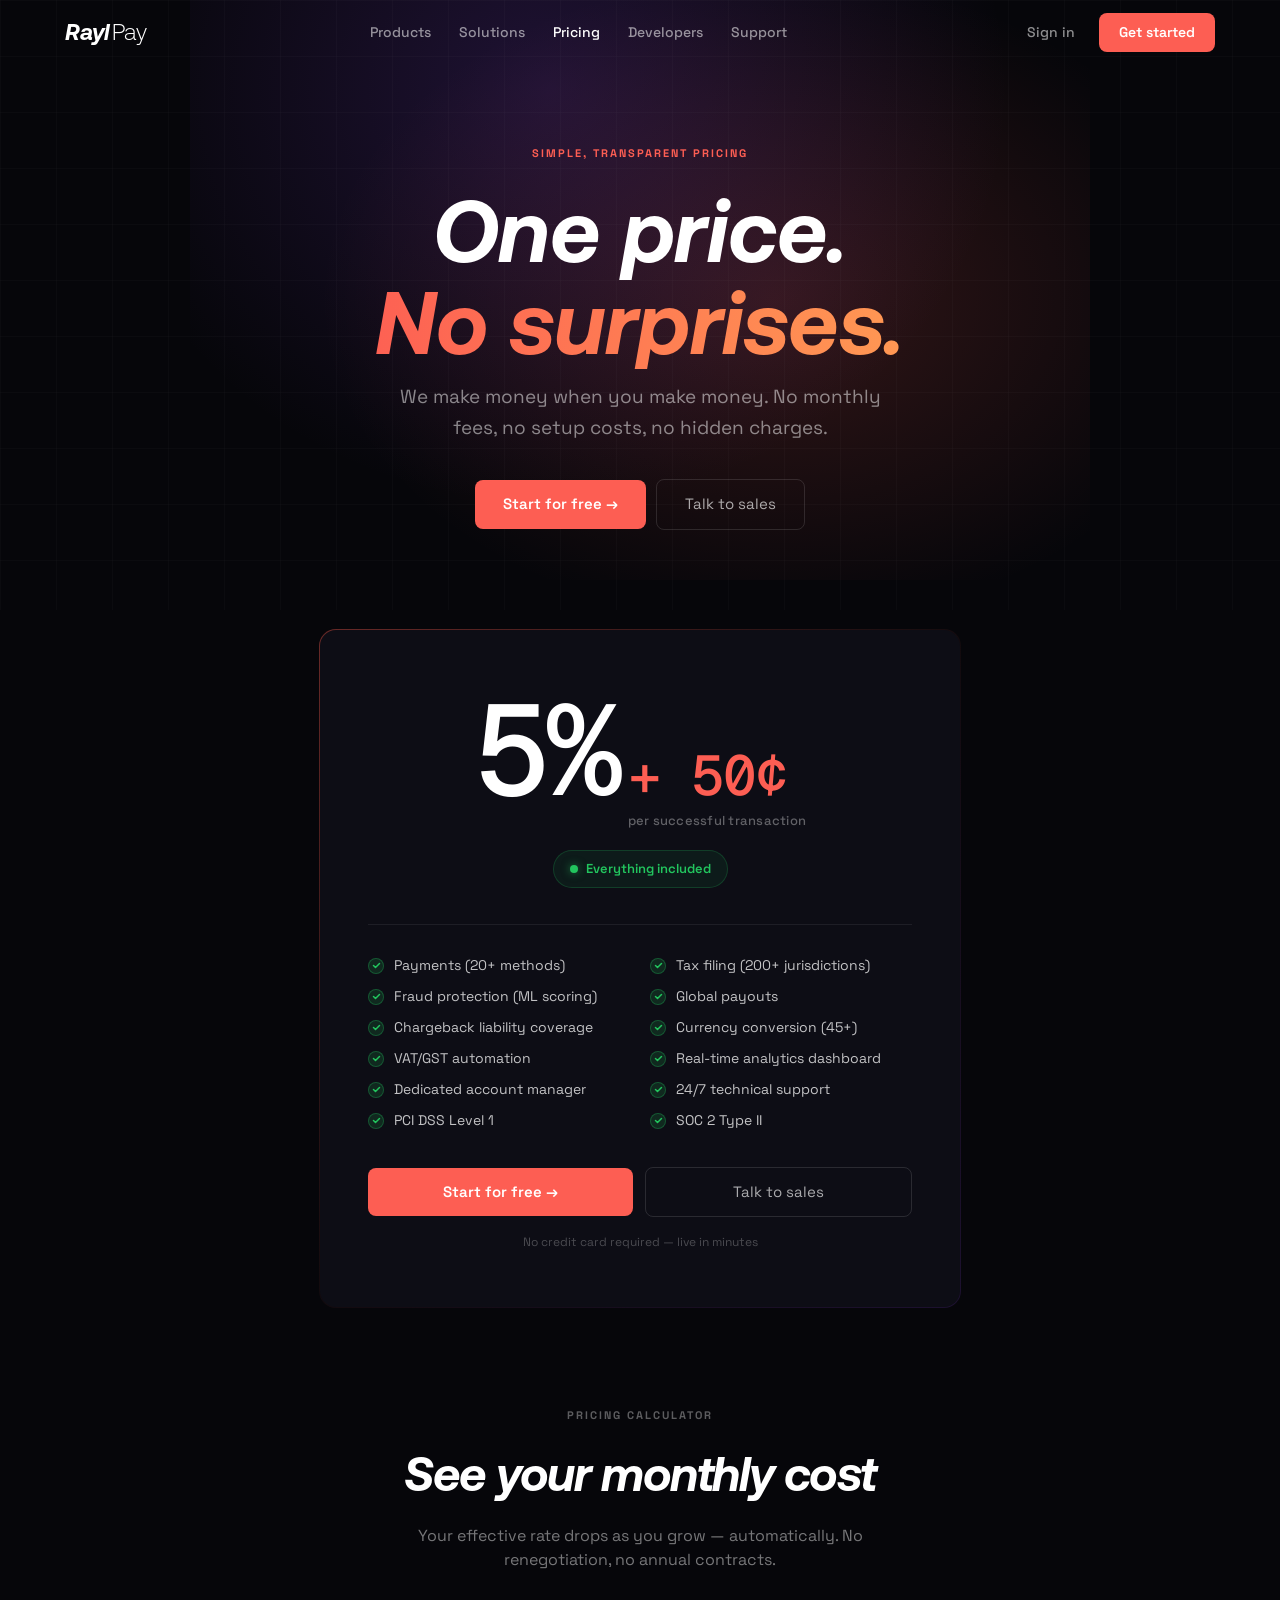
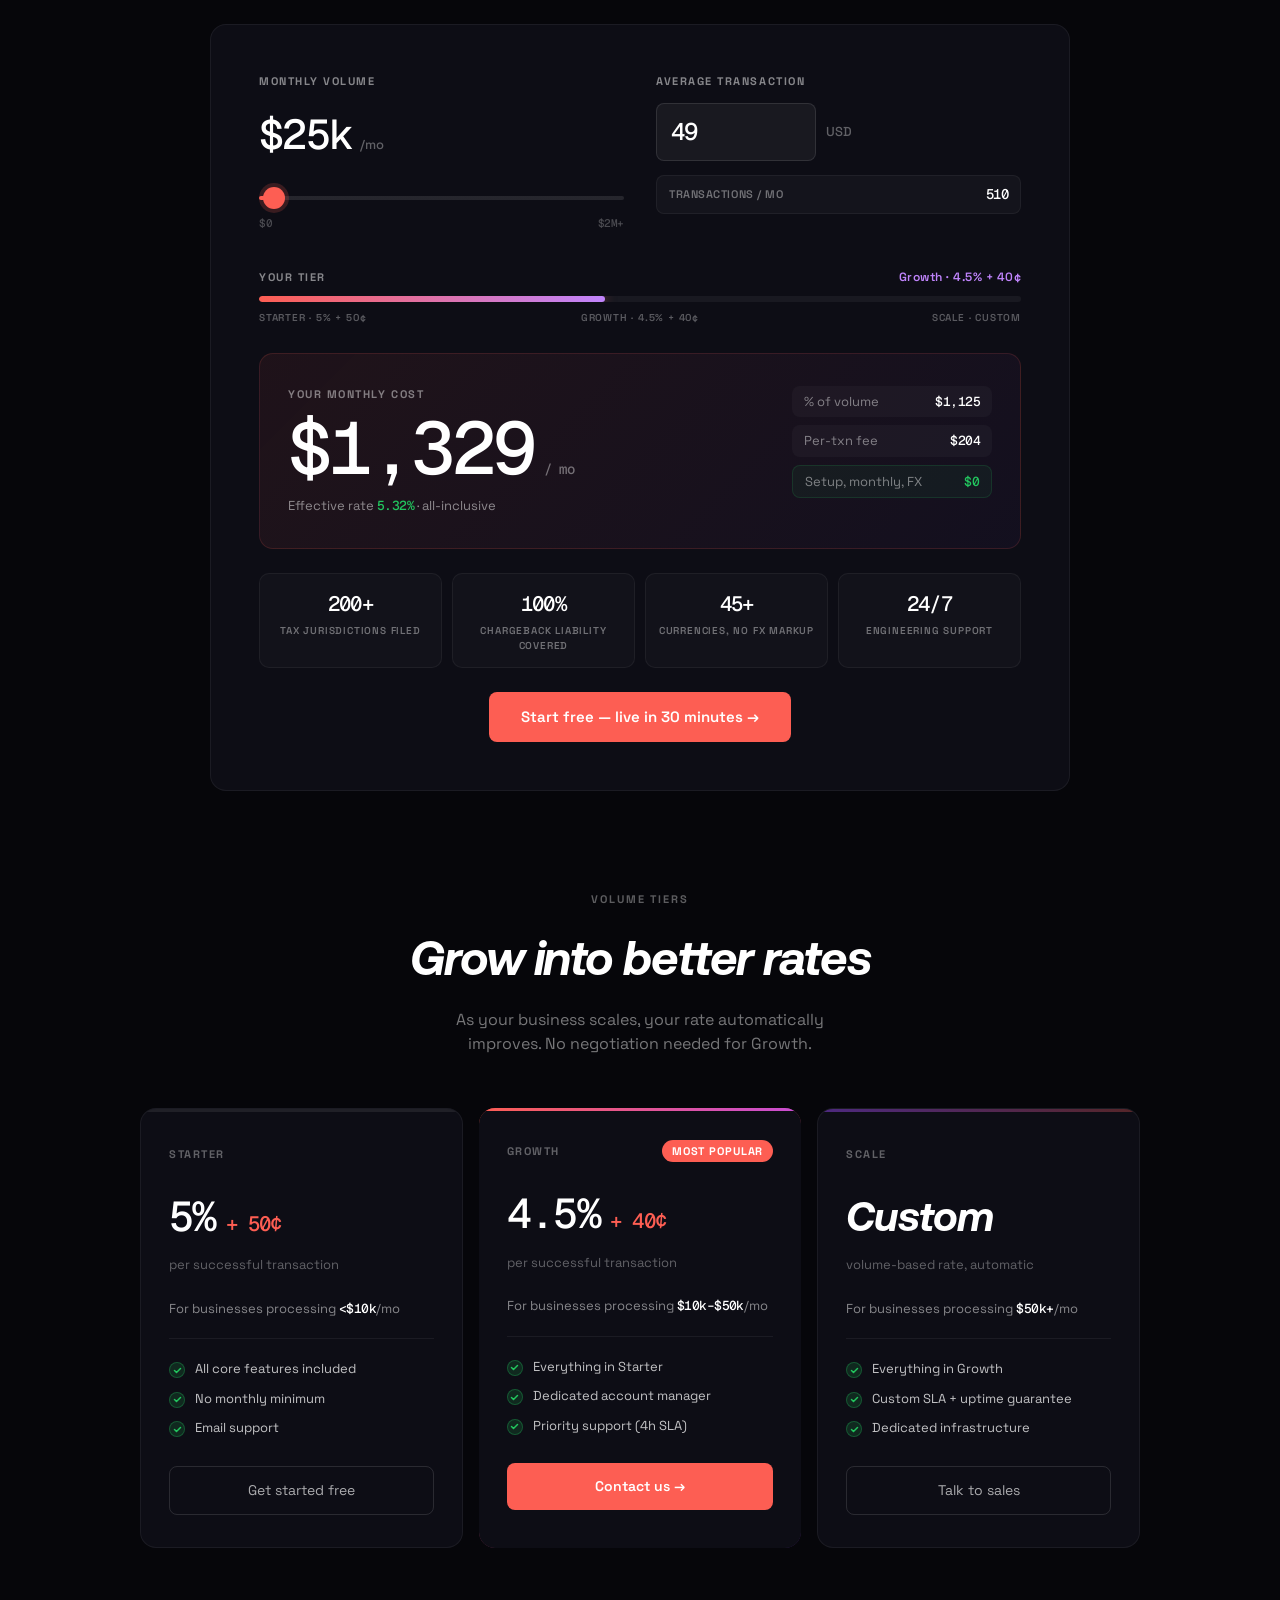
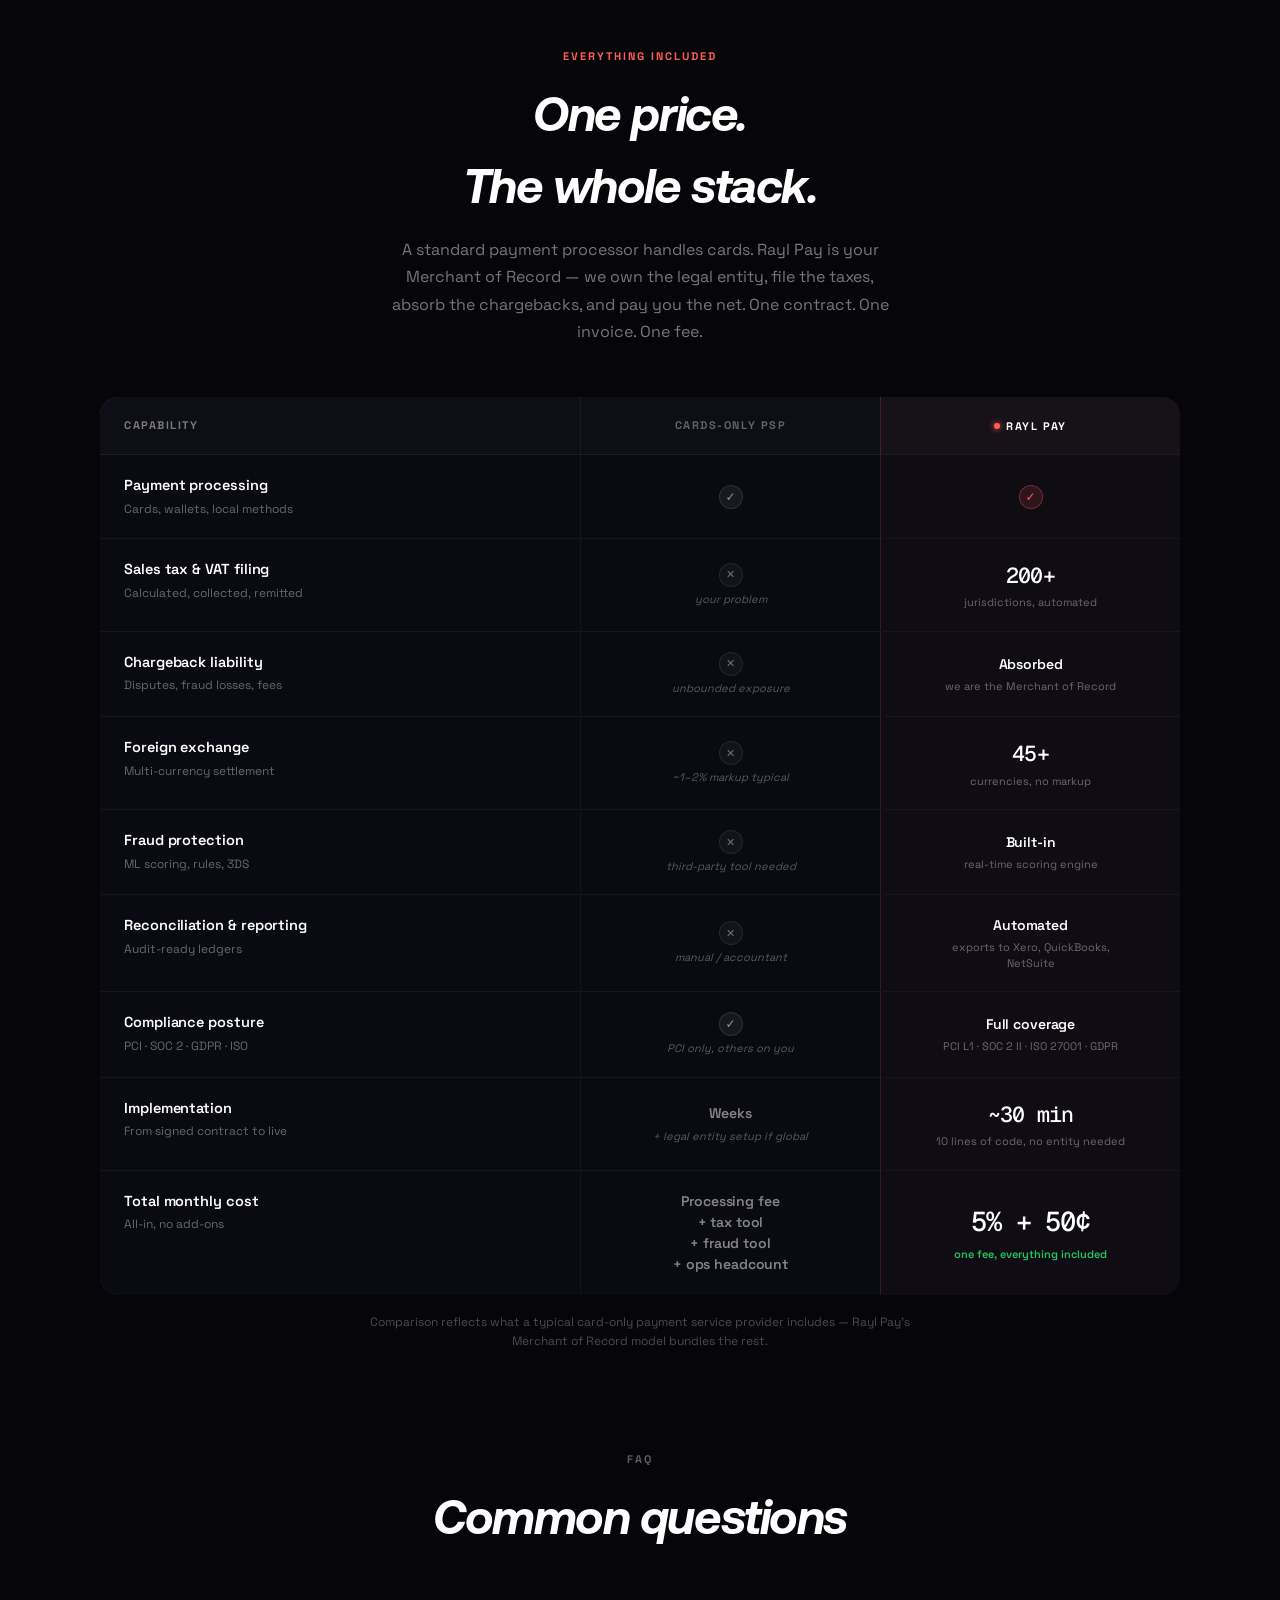
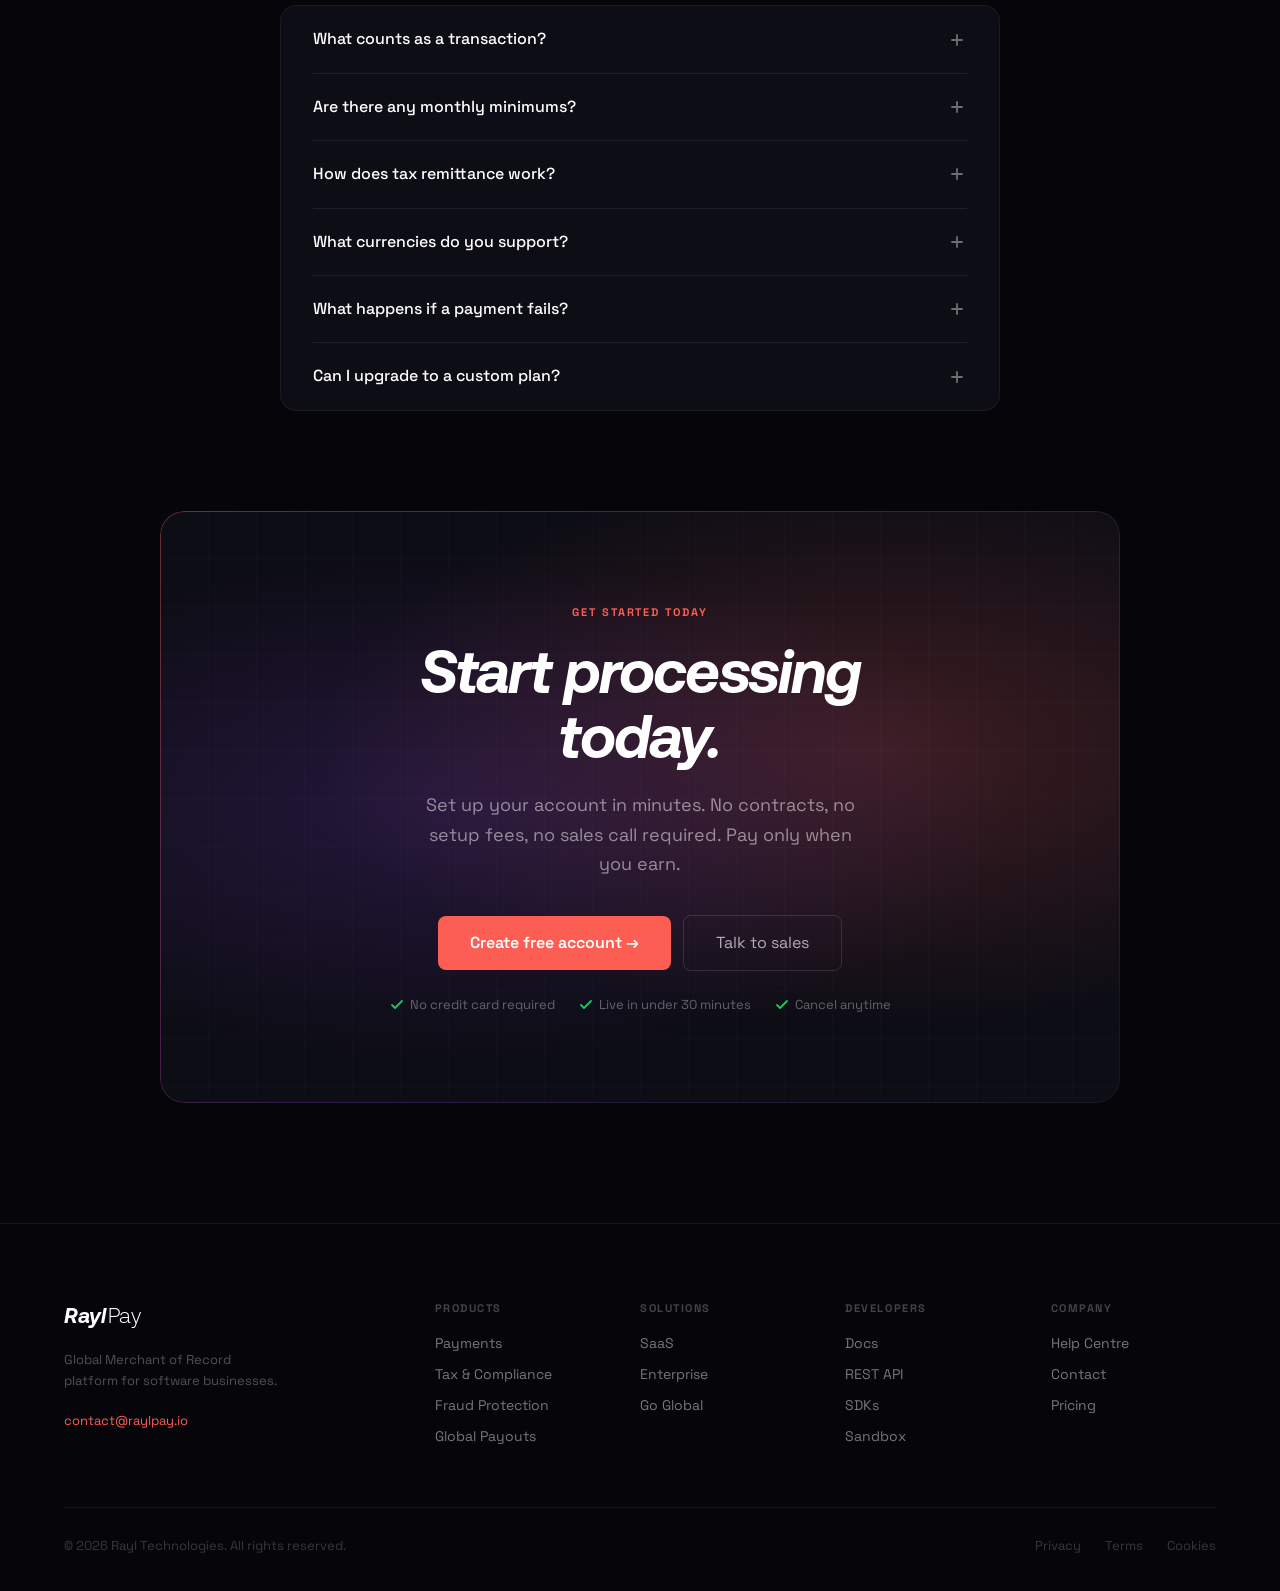
<file: pricing.html>
<!DOCTYPE html>
<html lang="en">
<head>
  <meta charset="UTF-8">
  <meta name="viewport" content="width=device-width, initial-scale=1, maximum-scale=5">
  <meta name="theme-color" content="#06060a">
  <title>Pricing — Rayl Pay</title>
  <meta name="description" content="One simple price: 5% + 50¢ per successful transaction. No monthly fees, no setup costs, no hidden charges. Rayl Pay is the Merchant of Record platform for software businesses.">
  <meta name="author" content="Rayl Pay">
  <meta name="robots" content="index, follow">
  <meta property="og:title" content="Pricing — Rayl Pay">
  <meta property="og:description" content="One simple price. No surprises. 5% + 50¢ per successful transaction.">
  <meta property="og:url" content="https://raylpay.io/pricing">
  <meta property="og:site_name" content="Rayl Pay">
  <meta property="og:type" content="website">
  <meta name="twitter:card" content="summary_large_image">
  <meta name="twitter:title" content="Pricing — Rayl Pay">
  <meta name="twitter:description" content="One simple price. No surprises. 5% + 50¢ per successful transaction.">
  <link rel="icon" type="image/png" href="./favicon.png">
  <link rel="apple-touch-icon" href="./favicon.png">
  <link rel="preconnect" href="https://fonts.googleapis.com">
  <link rel="preconnect" href="https://fonts.gstatic.com" crossorigin>
  <link href="https://fonts.googleapis.com/css2?family=Space+Grotesk:wght@300;400;500;600;700&family=Geist+Mono:wght@400;500;600;700&display=swap" rel="stylesheet">
  <link rel="stylesheet" href="./files/5855f87e8dc35c45.css" data-precedence="next">
  <link rel="stylesheet" href="./files/6a5b8263aaa8b66d.css" data-precedence="next">
  <style>
    @font-face { font-family:'AeonikBoldItalic'; src:url('./files/AeonikTRIAL-BoldItalic.otf') format('opentype'); font-weight:700; font-style:italic; font-display:swap; }
    @font-face { font-family:'AeonikLight'; src:url('./files/AeonikTRIAL-Light.otf') format('opentype'); font-weight:300; font-style:normal; font-display:swap; }
    *,*::before,*::after{box-sizing:border-box;-webkit-font-smoothing:antialiased;}
    html,body{margin:0;padding:0;overflow-x:hidden;}
    body{font-family:'Space Grotesk',system-ui,sans-serif;background:#06060a;color:#fff;line-height:1.5;}
    .rp-num{font-family:'Geist Mono',ui-monospace,'SF Mono',Menlo,monospace !important;font-style:normal !important;font-weight:500 !important;letter-spacing:-.04em !important;font-variant-numeric:tabular-nums;}
    .rp-eyebrow{font-size:11px;font-weight:700;letter-spacing:.18em;text-transform:uppercase;color:rgba(255,255,255,.35);}
    .rp-eyebrow-red{font-size:11px;font-weight:700;letter-spacing:.18em;text-transform:uppercase;color:#fd5e53;}
    .rp-card{background:#0d0d15;border:1px solid rgba(255,255,255,.06);border-radius:16px;}
    .rp-btn-primary{display:inline-flex;align-items:center;gap:8px;padding:13px 28px;background:#fd5e53;color:#fff;font-size:15px;font-weight:600;border-radius:8px;text-decoration:none;transition:opacity .2s;}
    .rp-btn-primary:hover{opacity:.85;}
    .rp-btn-ghost{display:inline-flex;align-items:center;gap:8px;padding:13px 28px;border:1px solid rgba(255,255,255,.12);color:rgba(255,255,255,.65);font-size:15px;border-radius:8px;text-decoration:none;transition:border-color .2s,color .2s;}
    .rp-btn-ghost:hover{border-color:rgba(255,255,255,.28);color:#fff;}
    .rp-fade{opacity:0;transform:translateY(24px);transition:opacity .7s cubic-bezier(.16,1,.3,1),transform .7s cubic-bezier(.16,1,.3,1);}
    .rp-fade.rp-in{opacity:1;transform:translateY(0);}
    .rp-fade-delay-1{transition-delay:.1s;}
    .rp-fade-delay-2{transition-delay:.18s;}
    .rp-fade-delay-3{transition-delay:.26s;}
    @media(max-width:540px){.rp-desktop-nav,.rp-desktop-cta{display:none!important;}#rp-menu-btn{display:block!important;}}
    @media(min-width:541px){#rp-menu-btn{display:none!important;}}
    #rp-nav-pill{max-width:1280px;margin:0 auto;height:64px;display:flex;align-items:center;justify-content:space-between;padding:0 clamp(24px,5vw,72px);border-radius:0;background:transparent;border:1px solid transparent;box-shadow:none;transition:max-width .5s cubic-bezier(.16,1,.3,1),margin .5s cubic-bezier(.16,1,.3,1),padding .5s cubic-bezier(.16,1,.3,1),height .5s cubic-bezier(.16,1,.3,1),border-radius .5s cubic-bezier(.16,1,.3,1),background .35s ease,border-color .35s ease,box-shadow .35s ease;}
    #rp-nav-pill.rp-floating{max-width:1020px;margin:12px auto;padding:0 28px;height:52px;border-radius:100px;background:rgba(8,8,14,.82);-webkit-backdrop-filter:blur(28px) saturate(200%);backdrop-filter:blur(28px) saturate(200%);border:1px solid rgba(255,255,255,.1);box-shadow:0 8px 40px rgba(0,0,0,.5),inset 0 1px 0 rgba(255,255,255,.06);}
    @media(max-width:700px){#rp-nav-pill.rp-floating{max-width:100%;margin:8px 16px;width:calc(100% - 32px);border-radius:16px;padding:0 20px;}}

    /* Accordion */
    .faq-item{border-bottom:1px solid rgba(255,255,255,.07);}
    .faq-item:last-child{border-bottom:none;}
    .faq-trigger{width:100%;background:none;border:none;text-align:left;cursor:pointer;padding:22px 0;display:flex;align-items:center;justify-content:space-between;gap:16px;color:#fff;font-family:'Space Grotesk',sans-serif;font-size:16px;font-weight:500;line-height:1.4;}
    .faq-trigger:hover{color:rgba(255,255,255,.8);}
    .faq-icon{flex-shrink:0;width:20px;height:20px;display:flex;align-items:center;justify-content:center;transition:transform .3s cubic-bezier(.16,1,.3,1);}
    .faq-item.open .faq-icon{transform:rotate(45deg);}
    .faq-body{max-height:0;overflow:hidden;transition:max-height .4s cubic-bezier(.16,1,.3,1);}
    .faq-body-inner{padding:0 0 22px;font-size:14px;color:rgba(255,255,255,.5);line-height:1.75;}

    /* Slider */
    .rp-slider{-webkit-appearance:none;appearance:none;width:100%;height:4px;border-radius:2px;background:rgba(255,255,255,.1);outline:none;cursor:pointer;}
    .rp-slider::-webkit-slider-thumb{-webkit-appearance:none;appearance:none;width:22px;height:22px;border-radius:50%;background:#fd5e53;cursor:pointer;box-shadow:0 0 0 4px rgba(253,94,83,.18);transition:box-shadow .2s;}
    .rp-slider::-moz-range-thumb{width:22px;height:22px;border-radius:50%;background:#fd5e53;cursor:pointer;border:none;box-shadow:0 0 0 4px rgba(253,94,83,.18);}
    .rp-slider:hover::-webkit-slider-thumb{box-shadow:0 0 0 7px rgba(253,94,83,.22);}

    /* Checklist */
    .check-grid{display:grid;grid-template-columns:1fr 1fr;gap:10px 20px;}
    @media(max-width:520px){.check-grid{grid-template-columns:1fr;}}
    .check-item{display:flex;align-items:flex-start;gap:10px;font-size:14px;color:rgba(255,255,255,.75);}
    .check-dot{flex-shrink:0;margin-top:3px;width:16px;height:16px;border-radius:50%;background:rgba(34,197,94,.15);border:1px solid rgba(34,197,94,.3);display:flex;align-items:center;justify-content:center;}

    /* Volume tiers */
    .tier-grid{display:grid;grid-template-columns:repeat(3,1fr);gap:16px;}
    @media(max-width:700px){.tier-grid{grid-template-columns:1fr;}}

    /* Comparison */
    .compare-grid{display:grid;grid-template-columns:1fr 1fr;gap:16px;}
    @media(max-width:640px){.compare-grid{grid-template-columns:1fr;}}

    /* Line item rows */
    .line-row{display:flex;align-items:center;justify-content:space-between;padding:12px 0;border-bottom:1px solid rgba(255,255,255,.05);}
    .line-row:last-of-type{border-bottom:none;}

    /* Number input */
    .rp-num-input{background:rgba(255,255,255,.05);border:1px solid rgba(255,255,255,.1);border-radius:8px;color:#fff;font-family:'Space Grotesk',sans-serif;font-size:15px;padding:10px 14px;width:100%;outline:none;transition:border-color .2s;}
    .rp-num-input:focus{border-color:rgba(253,94,83,.5);}
    .rp-num-input::placeholder{color:rgba(255,255,255,.25);}

    /* Glow card */
    .glow-card{position:relative;}
    .glow-card::before{content:'';position:absolute;inset:-1px;border-radius:17px;background:linear-gradient(135deg,rgba(253,94,83,.4) 0%,rgba(253,94,83,.05) 50%,rgba(120,60,200,.2) 100%);z-index:0;pointer-events:none;}
    .glow-card-inner{position:relative;z-index:1;background:#0d0d15;border-radius:16px;}
  </style>
</head>
<body>

<!-- ============ HEADER ============ -->
<header id="rp-header" style="position:fixed;top:0;left:0;right:0;z-index:100;">
  <div id="rp-nav-pill">
    <a href="./index.html" style="display:inline-flex;align-items:baseline;text-decoration:none;flex-shrink:0;">
      <span style="font-family:'AeonikBoldItalic',sans-serif;font-size:1.45rem;font-style:italic;font-weight:700;color:#fff;letter-spacing:-.01em;">Rayl</span><span style="font-family:'AeonikLight',sans-serif;font-size:1.45rem;font-weight:300;color:#fff;margin-left:.08em;">Pay</span>
    </a>
    <nav class="rp-desktop-nav" style="display:flex;align-items:center;">
      <a href="./products.html" style="padding:8px 14px;font-size:14px;font-weight:500;color:rgba(255,255,255,.55);text-decoration:none;transition:color .2s;" onmouseover="this.style.color='#fff'" onmouseout="this.style.color='rgba(255,255,255,.55)'">Products</a>
      <a href="./solutions.html" style="padding:8px 14px;font-size:14px;font-weight:500;color:rgba(255,255,255,.55);text-decoration:none;transition:color .2s;" onmouseover="this.style.color='#fff'" onmouseout="this.style.color='rgba(255,255,255,.55)'">Solutions</a>
      <a href="./pricing.html" style="padding:8px 14px;font-size:14px;font-weight:500;color:#fff;text-decoration:none;">Pricing</a>
      <a href="./developers.html" style="padding:8px 14px;font-size:14px;font-weight:500;color:rgba(255,255,255,.55);text-decoration:none;transition:color .2s;" onmouseover="this.style.color='#fff'" onmouseout="this.style.color='rgba(255,255,255,.55)'">Developers</a>
      <a href="./support.html" style="padding:8px 14px;font-size:14px;font-weight:500;color:rgba(255,255,255,.55);text-decoration:none;transition:color .2s;" onmouseover="this.style.color='#fff'" onmouseout="this.style.color='rgba(255,255,255,.55)'">Support</a>
    </nav>
    <div class="rp-desktop-cta" style="display:flex;align-items:center;gap:8px;">
      <a href="https://app.raylpay.io/login" style="padding:8px 16px;font-size:14px;font-weight:500;color:rgba(255,255,255,.55);text-decoration:none;transition:color .2s;" onmouseover="this.style.color='#fff'" onmouseout="this.style.color='rgba(255,255,255,.55)'">Sign in</a>
      <a href="https://app.raylpay.io/signup" class="rp-btn-primary" style="padding:9px 20px;font-size:14px;">Get started</a>
    </div>
    <button id="rp-menu-btn" style="background:none;border:none;cursor:pointer;padding:8px;color:#fff;" aria-label="Menu">
      <svg width="20" height="20" viewBox="0 0 24 24" fill="none" stroke="currentColor" stroke-width="2"><path d="M4 6h16M4 12h16M4 18h16"/></svg>
    </button>
  </div>
  <div id="rp-mobile-menu" style="display:none;background:#0d0d15;border-top:1px solid rgba(255,255,255,.06);padding:20px clamp(24px,5vw,72px) 28px;">
    <div style="display:flex;flex-direction:column;gap:2px;margin-bottom:20px;">
      <a href="./products.html" style="padding:11px 0;font-size:15px;color:rgba(255,255,255,.7);text-decoration:none;border-bottom:1px solid rgba(255,255,255,.04);">Products</a>
      <a href="./solutions.html" style="padding:11px 0;font-size:15px;color:rgba(255,255,255,.7);text-decoration:none;border-bottom:1px solid rgba(255,255,255,.04);">Solutions</a>
      <a href="./pricing.html" style="padding:11px 0;font-size:15px;color:rgba(255,255,255,.7);text-decoration:none;border-bottom:1px solid rgba(255,255,255,.04);">Pricing</a>
      <a href="./developers.html" style="padding:11px 0;font-size:15px;color:rgba(255,255,255,.7);text-decoration:none;border-bottom:1px solid rgba(255,255,255,.04);">Developers</a>
      <a href="./support.html" style="padding:11px 0;font-size:15px;color:rgba(255,255,255,.7);text-decoration:none;">Support</a>
    </div>
    <div style="display:flex;gap:10px;">
      <a href="https://app.raylpay.io/login" style="flex:1;text-align:center;padding:12px;border:1px solid rgba(255,255,255,.1);border-radius:8px;color:rgba(255,255,255,.65);text-decoration:none;font-size:14px;font-weight:500;">Sign in</a>
      <a href="https://app.raylpay.io/signup" style="flex:1;text-align:center;padding:12px;background:#fd5e53;border-radius:8px;color:#fff;text-decoration:none;font-size:14px;font-weight:600;">Get started</a>
    </div>
  </div>
</header>
<script>
(function(){
  var pill=document.getElementById('rp-nav-pill'),btn=document.getElementById('rp-menu-btn'),m=document.getElementById('rp-mobile-menu');
  window.addEventListener('scroll',function(){if(window.scrollY>60){pill.classList.add('rp-floating');}else{pill.classList.remove('rp-floating');}},{passive:true});
  if(btn)btn.addEventListener('click',function(){m.style.display=m.style.display==='block'?'none':'block';});
  document.querySelectorAll('.rp-fade').forEach(function(el){new IntersectionObserver(function(entries){entries.forEach(function(e){if(e.isIntersecting){e.target.classList.add('rp-in');}});},{threshold:0.1}).observe(el);});
})();
</script>

<!-- ============ HERO ============ -->
<section style="padding-top:140px;padding-bottom:80px;text-align:center;position:relative;overflow:hidden;">
  <!-- Radial gradient background -->
  <div style="position:absolute;inset:0;pointer-events:none;z-index:0;">
    <div style="position:absolute;top:-120px;left:50%;transform:translateX(-50%);width:900px;height:700px;background:radial-gradient(ellipse at 40% 30%, rgba(120,60,200,.22) 0%, transparent 60%), radial-gradient(ellipse at 65% 60%, rgba(253,94,83,.18) 0%, transparent 55%);"></div>
    <!-- Grid overlay -->
    <svg style="position:absolute;inset:0;width:100%;height:100%;opacity:.07;" xmlns="http://www.w3.org/2000/svg">
      <defs>
        <pattern id="grid-hero" width="56" height="56" patternUnits="userSpaceOnUse">
          <path d="M 56 0 L 0 0 0 56" fill="none" stroke="rgba(255,255,255,1)" stroke-width=".6"/>
        </pattern>
      </defs>
      <rect width="100%" height="100%" fill="url(#grid-hero)"/>
    </svg>
  </div>

  <div style="position:relative;z-index:1;max-width:720px;margin:0 auto;padding:0 clamp(24px,5vw,72px);">
    <div class="rp-fade" style="margin-bottom:20px;">
      <span class="rp-eyebrow-red">Simple, transparent pricing</span>
    </div>
    <h1 class="rp-fade rp-fade-delay-1" style="margin:0 0 12px;line-height:1.05;letter-spacing:-.03em;">
      <span style="display:block;font-family:'AeonikBoldItalic',sans-serif;font-size:clamp(3rem,8vw,5.5rem);font-style:italic;font-weight:700;color:#fff;">One price.</span>
      <span style="display:block;font-family:'AeonikBoldItalic',sans-serif;font-size:clamp(3rem,8vw,5.5rem);font-style:italic;font-weight:700;background:linear-gradient(90deg,#fd5e53,#ff9b53);-webkit-background-clip:text;-webkit-text-fill-color:transparent;background-clip:text;">No surprises.</span>
    </h1>
    <p class="rp-fade rp-fade-delay-2" style="margin:0 auto 36px;font-size:clamp(16px,2.2vw,19px);color:rgba(255,255,255,.5);max-width:520px;line-height:1.65;">
      We make money when you make money. No monthly fees, no setup costs, no hidden charges.
    </p>
    <div class="rp-fade rp-fade-delay-3" style="display:flex;align-items:center;justify-content:center;gap:10px;flex-wrap:wrap;">
      <a href="https://app.raylpay.io/signup" class="rp-btn-primary">Start for free &rarr;</a>
      <a href="./support.html" class="rp-btn-ghost">Talk to sales</a>
    </div>
  </div>
</section>

<!-- ============ MAIN PRICING CARD ============ -->
<section style="padding:20px clamp(24px,5vw,72px) 100px;">
  <div class="rp-fade" style="max-width:640px;margin:0 auto;">
    <div class="glow-card">
      <div class="glow-card-inner" style="padding:clamp(36px,6vw,56px) clamp(28px,5vw,48px);">

        <!-- Big price display -->
        <div style="text-align:center;margin-bottom:36px;">
          <div style="display:flex;align-items:baseline;justify-content:center;gap:10px;flex-wrap:wrap;">
            <span class="rp-num" style="font-size:clamp(5rem,16vw,8rem);line-height:1;color:#fff;">5%</span>
            <div style="display:flex;flex-direction:column;align-items:flex-start;">
              <span class="rp-num" style="font-size:clamp(2rem,6vw,3.5rem);color:#fd5e53;line-height:1.1;">+ 50¢</span>
              <span style="font-size:13px;color:rgba(255,255,255,.35);font-weight:500;letter-spacing:.02em;margin-top:4px;">per successful transaction</span>
            </div>
          </div>
          <div style="margin-top:20px;display:inline-flex;align-items:center;gap:8px;background:rgba(34,197,94,.08);border:1px solid rgba(34,197,94,.2);border-radius:100px;padding:8px 16px;">
            <span style="width:8px;height:8px;border-radius:50%;background:#22c55e;flex-shrink:0;box-shadow:0 0 8px rgba(34,197,94,.6);"></span>
            <span style="font-size:13px;font-weight:600;color:#22c55e;">Everything included</span>
          </div>
        </div>

        <!-- Divider -->
        <div style="height:1px;background:rgba(255,255,255,.07);margin-bottom:30px;"></div>

        <!-- Feature checklist -->
        <div class="check-grid" style="margin-bottom:36px;">
          <div class="check-item">
            <div class="check-dot"><svg width="9" height="9" viewBox="0 0 9 9" fill="none"><path d="M1.5 4.5l2 2 4-4" stroke="#22c55e" stroke-width="1.5" stroke-linecap="round" stroke-linejoin="round"/></svg></div>
            <span>Payments (20+ methods)</span>
          </div>
          <div class="check-item">
            <div class="check-dot"><svg width="9" height="9" viewBox="0 0 9 9" fill="none"><path d="M1.5 4.5l2 2 4-4" stroke="#22c55e" stroke-width="1.5" stroke-linecap="round" stroke-linejoin="round"/></svg></div>
            <span>Tax filing (200+ jurisdictions)</span>
          </div>
          <div class="check-item">
            <div class="check-dot"><svg width="9" height="9" viewBox="0 0 9 9" fill="none"><path d="M1.5 4.5l2 2 4-4" stroke="#22c55e" stroke-width="1.5" stroke-linecap="round" stroke-linejoin="round"/></svg></div>
            <span>Fraud protection (ML scoring)</span>
          </div>
          <div class="check-item">
            <div class="check-dot"><svg width="9" height="9" viewBox="0 0 9 9" fill="none"><path d="M1.5 4.5l2 2 4-4" stroke="#22c55e" stroke-width="1.5" stroke-linecap="round" stroke-linejoin="round"/></svg></div>
            <span>Global payouts</span>
          </div>
          <div class="check-item">
            <div class="check-dot"><svg width="9" height="9" viewBox="0 0 9 9" fill="none"><path d="M1.5 4.5l2 2 4-4" stroke="#22c55e" stroke-width="1.5" stroke-linecap="round" stroke-linejoin="round"/></svg></div>
            <span>Chargeback liability coverage</span>
          </div>
          <div class="check-item">
            <div class="check-dot"><svg width="9" height="9" viewBox="0 0 9 9" fill="none"><path d="M1.5 4.5l2 2 4-4" stroke="#22c55e" stroke-width="1.5" stroke-linecap="round" stroke-linejoin="round"/></svg></div>
            <span>Currency conversion (45+)</span>
          </div>
          <div class="check-item">
            <div class="check-dot"><svg width="9" height="9" viewBox="0 0 9 9" fill="none"><path d="M1.5 4.5l2 2 4-4" stroke="#22c55e" stroke-width="1.5" stroke-linecap="round" stroke-linejoin="round"/></svg></div>
            <span>VAT/GST automation</span>
          </div>
          <div class="check-item">
            <div class="check-dot"><svg width="9" height="9" viewBox="0 0 9 9" fill="none"><path d="M1.5 4.5l2 2 4-4" stroke="#22c55e" stroke-width="1.5" stroke-linecap="round" stroke-linejoin="round"/></svg></div>
            <span>Real-time analytics dashboard</span>
          </div>
          <div class="check-item">
            <div class="check-dot"><svg width="9" height="9" viewBox="0 0 9 9" fill="none"><path d="M1.5 4.5l2 2 4-4" stroke="#22c55e" stroke-width="1.5" stroke-linecap="round" stroke-linejoin="round"/></svg></div>
            <span>Dedicated account manager</span>
          </div>
          <div class="check-item">
            <div class="check-dot"><svg width="9" height="9" viewBox="0 0 9 9" fill="none"><path d="M1.5 4.5l2 2 4-4" stroke="#22c55e" stroke-width="1.5" stroke-linecap="round" stroke-linejoin="round"/></svg></div>
            <span>24/7 technical support</span>
          </div>
          <div class="check-item">
            <div class="check-dot"><svg width="9" height="9" viewBox="0 0 9 9" fill="none"><path d="M1.5 4.5l2 2 4-4" stroke="#22c55e" stroke-width="1.5" stroke-linecap="round" stroke-linejoin="round"/></svg></div>
            <span>PCI DSS Level 1</span>
          </div>
          <div class="check-item">
            <div class="check-dot"><svg width="9" height="9" viewBox="0 0 9 9" fill="none"><path d="M1.5 4.5l2 2 4-4" stroke="#22c55e" stroke-width="1.5" stroke-linecap="round" stroke-linejoin="round"/></svg></div>
            <span>SOC 2 Type II</span>
          </div>
        </div>

        <!-- CTAs -->
        <div style="display:flex;align-items:center;gap:12px;flex-wrap:wrap;">
          <a href="https://app.raylpay.io/signup" class="rp-btn-primary" style="flex:1;min-width:180px;justify-content:center;">Start for free &rarr;</a>
          <a href="./support.html" class="rp-btn-ghost" style="flex:1;min-width:160px;justify-content:center;">Talk to sales</a>
        </div>

        <!-- No credit card note -->
        <p style="text-align:center;margin:16px 0 0;font-size:12px;color:rgba(255,255,255,.25);">No credit card required &mdash; live in minutes</p>
      </div>
    </div>
  </div>
</section>

<!-- ============ COST CALCULATOR ============ -->
<section style="padding:0 clamp(24px,5vw,72px) 100px;">
  <div style="max-width:860px;margin:0 auto;">
    <div class="rp-fade" style="text-align:center;margin-bottom:52px;">
      <span class="rp-eyebrow" style="display:block;margin-bottom:14px;">Pricing calculator</span>
      <h2 style="margin:0 0 14px;font-family:'AeonikBoldItalic',sans-serif;font-style:italic;font-weight:700;font-size:clamp(2rem,5vw,3rem);letter-spacing:-.03em;">See your monthly cost</h2>
      <p style="margin:0 auto;font-size:16px;color:rgba(255,255,255,.45);max-width:480px;">Your effective rate drops as you grow — automatically. No renegotiation, no annual contracts.</p>
    </div>

    <div class="rp-card rp-fade" style="padding:clamp(28px,5vw,48px);">
      <div style="display:grid;grid-template-columns:1fr 1fr;gap:32px;margin-bottom:36px;" class="calc-inputs">
        <!-- Slider: monthly volume -->
        <div>
          <label style="display:block;font-size:11px;font-weight:700;color:rgba(255,255,255,.5);margin-bottom:14px;letter-spacing:.14em;text-transform:uppercase;">Monthly volume</label>
          <div style="display:flex;align-items:baseline;gap:8px;margin-bottom:18px;">
            <span id="vol-display" class="rp-num" style="font-size:2.6rem;color:#fff;">$25,000</span>
            <span style="font-size:13px;color:rgba(255,255,255,.35);font-weight:500;">/mo</span>
          </div>
          <input type="range" id="vol-slider" class="rp-slider" min="0" max="2000000" step="1000" value="25000">
          <div style="display:flex;justify-content:space-between;margin-top:8px;">
            <span class="rp-num" style="font-size:11px;color:rgba(255,255,255,.25);">$0</span>
            <span class="rp-num" style="font-size:11px;color:rgba(255,255,255,.25);">$2M+</span>
          </div>
        </div>
        <!-- Input: avg transaction -->
        <div>
          <label style="display:block;font-size:11px;font-weight:700;color:rgba(255,255,255,.5);margin-bottom:14px;letter-spacing:.14em;text-transform:uppercase;">Average transaction</label>
          <div style="display:flex;align-items:center;gap:10px;margin-bottom:14px;">
            <input type="number" id="avg-txn" class="rp-num-input rp-num" placeholder="49" value="49" min="1" max="50000" style="max-width:160px;font-size:1.5rem;">
            <span style="font-size:13px;color:rgba(255,255,255,.35);font-weight:500;">USD</span>
          </div>
          <div style="display:flex;align-items:center;gap:8px;padding:8px 12px;background:rgba(255,255,255,.03);border:1px solid rgba(255,255,255,.05);border-radius:8px;">
            <span style="font-size:11px;color:rgba(255,255,255,.4);font-weight:600;letter-spacing:.05em;text-transform:uppercase;">Transactions / mo</span>
            <span id="txn-count" class="rp-num" style="font-size:14px;color:#fff;margin-left:auto;">510</span>
          </div>
        </div>
      </div>

      <!-- Tier indicator -->
      <div style="margin-bottom:28px;">
        <div style="display:flex;justify-content:space-between;align-items:center;margin-bottom:10px;">
          <span style="font-size:11px;font-weight:700;color:rgba(255,255,255,.5);letter-spacing:.14em;text-transform:uppercase;">Your tier</span>
          <span id="tier-label" style="font-size:12px;font-weight:600;color:#fd5e53;letter-spacing:.04em;">Starter</span>
        </div>
        <div style="height:6px;border-radius:100px;background:rgba(255,255,255,.05);overflow:hidden;position:relative;">
          <div id="tier-fill" style="height:100%;width:8%;background:linear-gradient(90deg,#fd5e53,#c084fc);border-radius:100px;transition:width .35s cubic-bezier(.16,1,.3,1);box-shadow:0 0 12px rgba(253,94,83,.5);"></div>
        </div>
        <div style="display:grid;grid-template-columns:1fr 1fr 1fr;gap:0;margin-top:8px;font-size:10px;color:rgba(255,255,255,.32);font-weight:600;letter-spacing:.08em;text-transform:uppercase;">
          <span style="text-align:left;">Starter · 5% + 50¢</span>
          <span style="text-align:center;">Growth · 4.5% + 40¢</span>
          <span style="text-align:right;">Scale · custom</span>
        </div>
      </div>

      <!-- Headline cost -->
      <div style="position:relative;border-radius:14px;overflow:hidden;padding:32px 28px;background:linear-gradient(135deg,rgba(253,94,83,.08) 0%,rgba(120,60,200,.06) 100%);border:1px solid rgba(253,94,83,.15);">
        <div style="display:flex;justify-content:space-between;align-items:flex-start;flex-wrap:wrap;gap:20px;">
          <div>
            <div style="font-size:11px;font-weight:700;color:rgba(255,255,255,.45);letter-spacing:.14em;text-transform:uppercase;margin-bottom:10px;">Your monthly cost</div>
            <div style="display:flex;align-items:baseline;gap:10px;">
              <span id="rp-cost" class="rp-num" style="font-size:clamp(3rem,7vw,4.6rem);color:#fff;line-height:1;">$1,505</span>
              <span class="rp-num" style="font-size:14px;color:rgba(255,255,255,.4);">/ mo</span>
            </div>
            <div style="margin-top:10px;font-size:13px;color:rgba(255,255,255,.5);">Effective rate <span id="effective-rate" class="rp-num" style="color:#22c55e;font-weight:600;">6.02%</span> · all-inclusive</div>
          </div>
          <div style="display:flex;flex-direction:column;gap:8px;min-width:200px;">
            <div style="display:flex;justify-content:space-between;font-size:13px;padding:6px 12px;background:rgba(255,255,255,.03);border-radius:8px;">
              <span style="color:rgba(255,255,255,.45);">% of volume</span>
              <span id="rp-pct-part" class="rp-num" style="color:#fff;">$1,250</span>
            </div>
            <div style="display:flex;justify-content:space-between;font-size:13px;padding:6px 12px;background:rgba(255,255,255,.03);border-radius:8px;">
              <span style="color:rgba(255,255,255,.45);">Per-txn fee</span>
              <span id="rp-fixed-part" class="rp-num" style="color:#fff;">$255</span>
            </div>
            <div style="display:flex;justify-content:space-between;font-size:13px;padding:6px 12px;background:rgba(34,197,94,.06);border:1px solid rgba(34,197,94,.15);border-radius:8px;">
              <span style="color:rgba(255,255,255,.45);">Setup, monthly, FX</span>
              <span class="rp-num" style="color:#22c55e;font-weight:600;">$0</span>
            </div>
          </div>
        </div>
      </div>

      <!-- Included benefits strip -->
      <div style="margin-top:24px;display:grid;grid-template-columns:repeat(4,1fr);gap:10px;" class="incl-strip">
        <div style="text-align:center;padding:14px 10px;background:rgba(255,255,255,.025);border:1px solid rgba(255,255,255,.05);border-radius:10px;">
          <div class="rp-num" style="font-size:1.3rem;color:#fff;margin-bottom:4px;">200+</div>
          <div style="font-size:10px;color:rgba(255,255,255,.4);font-weight:600;letter-spacing:.08em;text-transform:uppercase;">Tax jurisdictions filed</div>
        </div>
        <div style="text-align:center;padding:14px 10px;background:rgba(255,255,255,.025);border:1px solid rgba(255,255,255,.05);border-radius:10px;">
          <div class="rp-num" style="font-size:1.3rem;color:#fff;margin-bottom:4px;">100%</div>
          <div style="font-size:10px;color:rgba(255,255,255,.4);font-weight:600;letter-spacing:.08em;text-transform:uppercase;">Chargeback liability covered</div>
        </div>
        <div style="text-align:center;padding:14px 10px;background:rgba(255,255,255,.025);border:1px solid rgba(255,255,255,.05);border-radius:10px;">
          <div class="rp-num" style="font-size:1.3rem;color:#fff;margin-bottom:4px;">45+</div>
          <div style="font-size:10px;color:rgba(255,255,255,.4);font-weight:600;letter-spacing:.08em;text-transform:uppercase;">Currencies, no FX markup</div>
        </div>
        <div style="text-align:center;padding:14px 10px;background:rgba(255,255,255,.025);border:1px solid rgba(255,255,255,.05);border-radius:10px;">
          <div class="rp-num" style="font-size:1.3rem;color:#fff;margin-bottom:4px;">24/7</div>
          <div style="font-size:10px;color:rgba(255,255,255,.4);font-weight:600;letter-spacing:.08em;text-transform:uppercase;">Engineering support</div>
        </div>
      </div>

      <div style="margin-top:24px;text-align:center;">
        <a href="https://app.raylpay.io/signup" class="rp-btn-primary" style="font-size:15px;padding:14px 32px;">Start free — live in 30 minutes &rarr;</a>
      </div>
    </div>
  </div>
</section>

<!-- ============ VOLUME DISCOUNTS ============ -->
<section style="padding:0 clamp(24px,5vw,72px) 100px;">
  <div style="max-width:1000px;margin:0 auto;">
    <div class="rp-fade" style="text-align:center;margin-bottom:52px;">
      <span class="rp-eyebrow" style="display:block;margin-bottom:14px;">Volume tiers</span>
      <h2 style="margin:0 0 14px;font-family:'AeonikBoldItalic',sans-serif;font-style:italic;font-weight:700;font-size:clamp(2rem,5vw,3rem);letter-spacing:-.03em;">Grow into better rates</h2>
      <p style="margin:0 auto;font-size:16px;color:rgba(255,255,255,.45);max-width:440px;">As your business scales, your rate automatically improves. No negotiation needed for Growth.</p>
    </div>

    <div class="tier-grid">
      <!-- Starter -->
      <div class="rp-card rp-fade" style="padding:32px 28px;position:relative;overflow:hidden;">
        <div style="position:absolute;top:0;left:0;right:0;height:3px;background:rgba(255,255,255,.08);border-radius:16px 16px 0 0;"></div>
        <div style="margin-bottom:20px;">
          <span style="font-size:11px;font-weight:700;letter-spacing:.14em;text-transform:uppercase;color:rgba(255,255,255,.35);">Starter</span>
        </div>
        <div style="margin-bottom:8px;">
          <span class="rp-num" style="font-size:2.6rem;color:#fff;">5%</span>
          <span class="rp-num" style="font-size:1.3rem;color:#fd5e53;margin-left:6px;">+ 50¢</span>
        </div>
        <div style="font-size:13px;color:rgba(255,255,255,.35);margin-bottom:24px;">per successful transaction</div>
        <div style="font-size:13px;color:rgba(255,255,255,.5);margin-bottom:20px;padding-bottom:20px;border-bottom:1px solid rgba(255,255,255,.06);">
          For businesses processing <strong class="rp-num" style="color:#fff;">&lt;$10k</strong>/mo
        </div>
        <div style="display:flex;flex-direction:column;gap:10px;">
          <div class="check-item" style="font-size:13px;"><div class="check-dot"><svg width="9" height="9" viewBox="0 0 9 9" fill="none"><path d="M1.5 4.5l2 2 4-4" stroke="#22c55e" stroke-width="1.5" stroke-linecap="round" stroke-linejoin="round"/></svg></div>All core features included</div>
          <div class="check-item" style="font-size:13px;"><div class="check-dot"><svg width="9" height="9" viewBox="0 0 9 9" fill="none"><path d="M1.5 4.5l2 2 4-4" stroke="#22c55e" stroke-width="1.5" stroke-linecap="round" stroke-linejoin="round"/></svg></div>No monthly minimum</div>
          <div class="check-item" style="font-size:13px;"><div class="check-dot"><svg width="9" height="9" viewBox="0 0 9 9" fill="none"><path d="M1.5 4.5l2 2 4-4" stroke="#22c55e" stroke-width="1.5" stroke-linecap="round" stroke-linejoin="round"/></svg></div>Email support</div>
        </div>
        <div style="margin-top:28px;">
          <a href="https://app.raylpay.io/signup" class="rp-btn-ghost" style="width:100%;justify-content:center;font-size:14px;">Get started free</a>
        </div>
      </div>

      <!-- Growth -->
      <div class="rp-fade rp-fade-delay-1" style="position:relative;border-radius:16px;overflow:hidden;">
        <div style="position:absolute;inset:-1px;border-radius:17px;background:linear-gradient(135deg,rgba(253,94,83,.5),rgba(120,60,200,.3));z-index:0;"></div>
        <div style="position:relative;z-index:1;background:#0d0d15;border-radius:16px;padding:32px 28px;height:100%;">
          <div style="position:absolute;top:0;left:0;right:0;height:3px;background:linear-gradient(90deg,#fd5e53,#c94dd4);border-radius:16px 16px 0 0;"></div>
          <div style="display:flex;align-items:center;justify-content:space-between;margin-bottom:20px;flex-wrap:wrap;gap:8px;">
            <span style="font-size:11px;font-weight:700;letter-spacing:.14em;text-transform:uppercase;color:rgba(255,255,255,.35);">Growth</span>
            <span style="font-size:11px;font-weight:700;letter-spacing:.08em;text-transform:uppercase;background:#fd5e53;color:#fff;padding:3px 10px;border-radius:100px;">Most Popular</span>
          </div>
          <div style="margin-bottom:8px;">
            <span class="rp-num" style="font-size:2.6rem;color:#fff;">4.5%</span>
            <span class="rp-num" style="font-size:1.3rem;color:#fd5e53;margin-left:6px;">+ 40¢</span>
          </div>
          <div style="font-size:13px;color:rgba(255,255,255,.35);margin-bottom:24px;">per successful transaction</div>
          <div style="font-size:13px;color:rgba(255,255,255,.5);margin-bottom:20px;padding-bottom:20px;border-bottom:1px solid rgba(255,255,255,.06);">
            For businesses processing <strong class="rp-num" style="color:#fff;">$10k–$50k</strong>/mo
          </div>
          <div style="display:flex;flex-direction:column;gap:10px;">
            <div class="check-item" style="font-size:13px;"><div class="check-dot"><svg width="9" height="9" viewBox="0 0 9 9" fill="none"><path d="M1.5 4.5l2 2 4-4" stroke="#22c55e" stroke-width="1.5" stroke-linecap="round" stroke-linejoin="round"/></svg></div>Everything in Starter</div>
            <div class="check-item" style="font-size:13px;"><div class="check-dot"><svg width="9" height="9" viewBox="0 0 9 9" fill="none"><path d="M1.5 4.5l2 2 4-4" stroke="#22c55e" stroke-width="1.5" stroke-linecap="round" stroke-linejoin="round"/></svg></div>Dedicated account manager</div>
            <div class="check-item" style="font-size:13px;"><div class="check-dot"><svg width="9" height="9" viewBox="0 0 9 9" fill="none"><path d="M1.5 4.5l2 2 4-4" stroke="#22c55e" stroke-width="1.5" stroke-linecap="round" stroke-linejoin="round"/></svg></div>Priority support (4h SLA)</div>
          </div>
          <div style="margin-top:28px;">
            <a href="./support.html" class="rp-btn-primary" style="width:100%;justify-content:center;font-size:14px;">Contact us &rarr;</a>
          </div>
        </div>
      </div>

      <!-- Scale -->
      <div class="rp-card rp-fade rp-fade-delay-2" style="padding:32px 28px;position:relative;overflow:hidden;">
        <div style="position:absolute;top:0;left:0;right:0;height:3px;background:linear-gradient(90deg,rgba(120,60,200,.6),rgba(253,94,83,.3));border-radius:16px 16px 0 0;"></div>
        <div style="margin-bottom:20px;">
          <span style="font-size:11px;font-weight:700;letter-spacing:.14em;text-transform:uppercase;color:rgba(255,255,255,.35);">Scale</span>
        </div>
        <div style="margin-bottom:8px;">
          <span style="font-family:'AeonikBoldItalic',sans-serif;font-style:italic;font-weight:700;font-size:2.6rem;color:#fff;letter-spacing:-.02em;">Custom</span>
        </div>
        <div style="font-size:13px;color:rgba(255,255,255,.35);margin-bottom:24px;">volume-based rate, automatic</div>
        <div style="font-size:13px;color:rgba(255,255,255,.5);margin-bottom:20px;padding-bottom:20px;border-bottom:1px solid rgba(255,255,255,.06);">
          For businesses processing <strong class="rp-num" style="color:#fff;">$50k+</strong>/mo
        </div>
        <div style="display:flex;flex-direction:column;gap:10px;">
          <div class="check-item" style="font-size:13px;"><div class="check-dot"><svg width="9" height="9" viewBox="0 0 9 9" fill="none"><path d="M1.5 4.5l2 2 4-4" stroke="#22c55e" stroke-width="1.5" stroke-linecap="round" stroke-linejoin="round"/></svg></div>Everything in Growth</div>
          <div class="check-item" style="font-size:13px;"><div class="check-dot"><svg width="9" height="9" viewBox="0 0 9 9" fill="none"><path d="M1.5 4.5l2 2 4-4" stroke="#22c55e" stroke-width="1.5" stroke-linecap="round" stroke-linejoin="round"/></svg></div>Custom SLA + uptime guarantee</div>
          <div class="check-item" style="font-size:13px;"><div class="check-dot"><svg width="9" height="9" viewBox="0 0 9 9" fill="none"><path d="M1.5 4.5l2 2 4-4" stroke="#22c55e" stroke-width="1.5" stroke-linecap="round" stroke-linejoin="round"/></svg></div>Dedicated infrastructure</div>
        </div>
        <div style="margin-top:28px;">
          <a href="./support.html" class="rp-btn-ghost" style="width:100%;justify-content:center;font-size:14px;">Talk to sales</a>
        </div>
      </div>
    </div>
  </div>
</section>

<!-- ============ WHAT'S INCLUDED ============ -->
<section style="padding:0 clamp(24px,5vw,72px) 100px;">
  <div style="max-width:1080px;margin:0 auto;">
    <div class="rp-fade" style="text-align:center;margin-bottom:52px;">
      <span class="rp-eyebrow-red" style="display:block;margin-bottom:14px;">Everything included</span>
      <h2 style="margin:0 0 14px;font-family:'AeonikBoldItalic',sans-serif;font-style:italic;font-weight:700;font-size:clamp(2rem,5vw,3rem);letter-spacing:-.03em;">One price.<br>The whole stack.</h2>
      <p style="margin:0 auto;font-size:16px;color:rgba(255,255,255,.45);max-width:520px;line-height:1.7;">A standard payment processor handles cards. Rayl Pay is your Merchant of Record — we own the legal entity, file the taxes, absorb the chargebacks, and pay you the net. One contract. One invoice. One fee.</p>
    </div>

    <!-- Feature matrix -->
    <div class="rp-fade" style="position:relative;border-radius:18px;overflow:hidden;">
      <div style="position:absolute;inset:-1px;border-radius:19px;background:linear-gradient(135deg,rgba(253,94,83,.35),rgba(120,60,200,.22) 60%,rgba(255,255,255,.04));z-index:0;pointer-events:none;"></div>
      <div style="position:relative;z-index:1;background:#0a0a12;border-radius:18px;overflow:hidden;">

        <!-- Header row -->
        <div style="display:grid;grid-template-columns:1.6fr 1fr 1fr;gap:0;border-bottom:1px solid rgba(255,255,255,.06);background:rgba(255,255,255,.015);">
          <div style="padding:20px 24px;font-size:11px;font-weight:700;letter-spacing:.14em;text-transform:uppercase;color:rgba(255,255,255,.45);">Capability</div>
          <div style="padding:20px 24px;font-size:11px;font-weight:700;letter-spacing:.14em;text-transform:uppercase;color:rgba(255,255,255,.35);text-align:center;border-left:1px solid rgba(255,255,255,.05);">Cards-only PSP</div>
          <div style="padding:20px 24px;font-size:11px;font-weight:700;letter-spacing:.14em;text-transform:uppercase;color:#fff;text-align:center;border-left:1px solid rgba(253,94,83,.2);background:rgba(253,94,83,.04);position:relative;">
            <span style="display:inline-flex;align-items:center;gap:6px;"><span style="width:6px;height:6px;background:#fd5e53;border-radius:50%;box-shadow:0 0 6px #fd5e53;"></span>Rayl Pay</span>
          </div>
        </div>

        <!-- Rows -->
        <div class="feat-row">
          <div class="feat-cap"><div class="feat-title">Payment processing</div><div class="feat-sub">Cards, wallets, local methods</div></div>
          <div class="feat-mid"><span class="feat-check">✓</span></div>
          <div class="feat-rayl"><span class="feat-check rayl">✓</span></div>
        </div>
        <div class="feat-row">
          <div class="feat-cap"><div class="feat-title">Sales tax &amp; VAT filing</div><div class="feat-sub">Calculated, collected, remitted</div></div>
          <div class="feat-mid"><span class="feat-x">✕</span><span class="feat-mid-sub">your problem</span></div>
          <div class="feat-rayl"><span class="feat-rayl-val rp-num">200+</span><span class="feat-rayl-sub">jurisdictions, automated</span></div>
        </div>
        <div class="feat-row">
          <div class="feat-cap"><div class="feat-title">Chargeback liability</div><div class="feat-sub">Disputes, fraud losses, fees</div></div>
          <div class="feat-mid"><span class="feat-x">✕</span><span class="feat-mid-sub">unbounded exposure</span></div>
          <div class="feat-rayl"><span class="feat-rayl-val">Absorbed</span><span class="feat-rayl-sub">we are the Merchant of Record</span></div>
        </div>
        <div class="feat-row">
          <div class="feat-cap"><div class="feat-title">Foreign exchange</div><div class="feat-sub">Multi-currency settlement</div></div>
          <div class="feat-mid"><span class="feat-x">✕</span><span class="feat-mid-sub">~1–2% markup typical</span></div>
          <div class="feat-rayl"><span class="feat-rayl-val rp-num">45+</span><span class="feat-rayl-sub">currencies, no markup</span></div>
        </div>
        <div class="feat-row">
          <div class="feat-cap"><div class="feat-title">Fraud protection</div><div class="feat-sub">ML scoring, rules, 3DS</div></div>
          <div class="feat-mid"><span class="feat-x">✕</span><span class="feat-mid-sub">third-party tool needed</span></div>
          <div class="feat-rayl"><span class="feat-rayl-val">Built-in</span><span class="feat-rayl-sub">real-time scoring engine</span></div>
        </div>
        <div class="feat-row">
          <div class="feat-cap"><div class="feat-title">Reconciliation &amp; reporting</div><div class="feat-sub">Audit-ready ledgers</div></div>
          <div class="feat-mid"><span class="feat-x">✕</span><span class="feat-mid-sub">manual / accountant</span></div>
          <div class="feat-rayl"><span class="feat-rayl-val">Automated</span><span class="feat-rayl-sub">exports to Xero, QuickBooks, NetSuite</span></div>
        </div>
        <div class="feat-row">
          <div class="feat-cap"><div class="feat-title">Compliance posture</div><div class="feat-sub">PCI · SOC 2 · GDPR · ISO</div></div>
          <div class="feat-mid"><span class="feat-check">✓</span><span class="feat-mid-sub">PCI only, others on you</span></div>
          <div class="feat-rayl"><span class="feat-rayl-val">Full coverage</span><span class="feat-rayl-sub">PCI L1 · SOC 2 II · ISO 27001 · GDPR</span></div>
        </div>
        <div class="feat-row">
          <div class="feat-cap"><div class="feat-title">Implementation</div><div class="feat-sub">From signed contract to live</div></div>
          <div class="feat-mid"><span class="feat-rayl-val" style="color:rgba(255,255,255,.5);">Weeks</span><span class="feat-mid-sub">+ legal entity setup if global</span></div>
          <div class="feat-rayl"><span class="feat-rayl-val rp-num">~30 min</span><span class="feat-rayl-sub">10 lines of code, no entity needed</span></div>
        </div>
        <div class="feat-row" style="border-bottom:none;">
          <div class="feat-cap"><div class="feat-title">Total monthly cost</div><div class="feat-sub">All-in, no add-ons</div></div>
          <div class="feat-mid"><span class="feat-rayl-val" style="color:rgba(255,255,255,.5);">Processing fee<br>+ tax tool<br>+ fraud tool<br>+ ops headcount</span></div>
          <div class="feat-rayl"><span class="feat-rayl-val rp-num" style="font-size:1.7rem;color:#fff;">5% + 50¢</span><span class="feat-rayl-sub" style="color:#22c55e;font-weight:600;">one fee, everything included</span></div>
        </div>
      </div>
    </div>

    <p style="margin:18px auto 0;text-align:center;font-size:12px;color:rgba(255,255,255,.28);max-width:540px;line-height:1.6;">Comparison reflects what a typical card-only payment service provider includes — Rayl Pay's Merchant of Record model bundles the rest.</p>
  </div>
</section>

<style>
  .feat-row{display:grid;grid-template-columns:1.6fr 1fr 1fr;gap:0;border-bottom:1px solid rgba(255,255,255,.05);align-items:stretch;}
  .feat-cap{padding:20px 24px;}
  .feat-mid{padding:20px 24px;text-align:center;border-left:1px solid rgba(255,255,255,.04);display:flex;flex-direction:column;align-items:center;gap:4px;justify-content:center;}
  .feat-rayl{padding:20px 24px;text-align:center;border-left:1px solid rgba(253,94,83,.18);background:rgba(253,94,83,.025);display:flex;flex-direction:column;align-items:center;gap:4px;justify-content:center;}
  .feat-title{font-size:14.5px;font-weight:600;color:#fff;margin-bottom:3px;letter-spacing:-.005em;}
  .feat-sub{font-size:12px;color:rgba(255,255,255,.38);}
  .feat-rayl-val{font-size:14px;font-weight:600;color:#fff;letter-spacing:-.01em;}
  .feat-rayl-val.rp-num{font-size:1.35rem;color:#fff;}
  .feat-rayl-sub{font-size:11px;color:rgba(255,255,255,.38);max-width:200px;line-height:1.4;}
  .feat-mid-sub{font-size:11px;color:rgba(255,255,255,.32);font-style:italic;}
  .feat-check{display:inline-flex;width:24px;height:24px;border-radius:50%;background:rgba(255,255,255,.06);border:1px solid rgba(255,255,255,.1);align-items:center;justify-content:center;font-size:12px;color:rgba(255,255,255,.55);}
  .feat-check.rayl{background:rgba(253,94,83,.12);border-color:rgba(253,94,83,.32);color:#fd5e53;font-weight:700;}
  .feat-x{display:inline-flex;width:24px;height:24px;border-radius:50%;background:rgba(255,255,255,.04);border:1px solid rgba(255,255,255,.08);align-items:center;justify-content:center;font-size:11px;color:rgba(255,255,255,.4);}
  @media(max-width:720px){
    .feat-row{grid-template-columns:1fr 1fr;}
    .feat-cap{grid-column:1 / -1;padding-bottom:8px;}
    .feat-mid,.feat-rayl{padding:14px 16px;}
  }
</style>

<!-- ============ FAQ ============ -->
<section style="padding:0 clamp(24px,5vw,72px) 100px;">
  <div style="max-width:720px;margin:0 auto;">
    <div class="rp-fade" style="text-align:center;margin-bottom:52px;">
      <span class="rp-eyebrow" style="display:block;margin-bottom:14px;">FAQ</span>
      <h2 style="margin:0 0 14px;font-family:'AeonikBoldItalic',sans-serif;font-style:italic;font-weight:700;font-size:clamp(2rem,5vw,3rem);letter-spacing:-.03em;">Common questions</h2>
    </div>

    <div class="rp-card rp-fade" style="padding:0 32px;">
      <!-- Q1 -->
      <div class="faq-item">
        <button class="faq-trigger" onclick="toggleFaq(this)">
          <span>What counts as a transaction?</span>
          <div class="faq-icon">
            <svg width="16" height="16" viewBox="0 0 16 16" fill="none"><path d="M8 3v10M3 8h10" stroke="rgba(255,255,255,.4)" stroke-width="1.8" stroke-linecap="round"/></svg>
          </div>
        </button>
        <div class="faq-body">
          <div class="faq-body-inner">
            A transaction is any successful charge — where a customer's payment is authorised, captured, and settled. Failed payments, refunds, and disputes are not counted as transactions. This means you only pay when you actually get paid, which is exactly how it should be.
          </div>
        </div>
      </div>
      <!-- Q2 -->
      <div class="faq-item">
        <button class="faq-trigger" onclick="toggleFaq(this)">
          <span>Are there any monthly minimums?</span>
          <div class="faq-icon">
            <svg width="16" height="16" viewBox="0 0 16 16" fill="none"><path d="M8 3v10M3 8h10" stroke="rgba(255,255,255,.4)" stroke-width="1.8" stroke-linecap="round"/></svg>
          </div>
        </button>
        <div class="faq-body">
          <div class="faq-body-inner">
            No. There are zero monthly minimums on the Starter tier. You can have months with no transactions and owe nothing. We believe in aligning incentives — we grow when you grow. Growth and Scale tiers may involve a light commitment as part of a negotiated arrangement, but this will always be discussed transparently upfront.
          </div>
        </div>
      </div>
      <!-- Q3 -->
      <div class="faq-item">
        <button class="faq-trigger" onclick="toggleFaq(this)">
          <span>How does tax remittance work?</span>
          <div class="faq-icon">
            <svg width="16" height="16" viewBox="0 0 16 16" fill="none"><path d="M8 3v10M3 8h10" stroke="rgba(255,255,255,.4)" stroke-width="1.8" stroke-linecap="round"/></svg>
          </div>
        </button>
        <div class="faq-body">
          <div class="faq-body-inner">
            As your Merchant of Record, Rayl Pay is legally responsible for collecting and remitting all applicable taxes — VAT, GST, sales tax — across 200+ jurisdictions worldwide. We calculate the correct tax rate at checkout, collect it from the customer, and file and remit it to the relevant authorities automatically. You never touch it. Your dashboard always shows a clean breakdown of tax collected vs. revenue retained.
          </div>
        </div>
      </div>
      <!-- Q4 -->
      <div class="faq-item">
        <button class="faq-trigger" onclick="toggleFaq(this)">
          <span>What currencies do you support?</span>
          <div class="faq-icon">
            <svg width="16" height="16" viewBox="0 0 16 16" fill="none"><path d="M8 3v10M3 8h10" stroke="rgba(255,255,255,.4)" stroke-width="1.8" stroke-linecap="round"/></svg>
          </div>
        </button>
        <div class="faq-body">
          <div class="faq-body-inner">
            RaylPay supports 45+ currencies for customer-facing checkout, including USD, EUR, GBP, JPY, CAD, AUD, SGD, INR, BRL, and many more. Customers pay in their local currency; you receive payouts in your preferred currency. FX conversion is handled at competitive rates and is included in your 5% + 50¢ — no hidden FX markup.
          </div>
        </div>
      </div>
      <!-- Q5 -->
      <div class="faq-item">
        <button class="faq-trigger" onclick="toggleFaq(this)">
          <span>What happens if a payment fails?</span>
          <div class="faq-icon">
            <svg width="16" height="16" viewBox="0 0 16 16" fill="none"><path d="M8 3v10M3 8h10" stroke="rgba(255,255,255,.4)" stroke-width="1.8" stroke-linecap="round"/></svg>
          </div>
        </button>
        <div class="faq-body">
          <div class="faq-body-inner">
            You are never charged for failed transactions. Our smart retry logic automatically attempts to recover declined payments using intelligent timing and card network routing — recovering an average of 18% of initially declined charges. For subscription products, our dunning system handles automated recovery emails and retry schedules, all configurable from your dashboard.
          </div>
        </div>
      </div>
      <!-- Q6 -->
      <div class="faq-item">
        <button class="faq-trigger" onclick="toggleFaq(this)">
          <span>Can I upgrade to a custom plan?</span>
          <div class="faq-icon">
            <svg width="16" height="16" viewBox="0 0 16 16" fill="none"><path d="M8 3v10M3 8h10" stroke="rgba(255,255,255,.4)" stroke-width="1.8" stroke-linecap="round"/></svg>
          </div>
        </button>
        <div class="faq-body">
          <div class="faq-body-inner">
            Yes. Once your monthly processing volume exceeds $50k, you qualify for our Scale tier with a fully negotiated rate. We take into account your volume, transaction mix, average order value, and product type to build a rate card that works for both sides. Custom plans also unlock dedicated infrastructure, a named solutions engineer, and custom SLA guarantees. Reach out to our sales team to start the conversation.
          </div>
        </div>
      </div>
    </div>
  </div>
</section>

<!-- ============ CTA SECTION ============ -->
<section style="padding:0 clamp(24px,5vw,72px) 120px;">
  <div style="max-width:960px;margin:0 auto;">
    <div class="rp-fade" style="position:relative;border-radius:24px;overflow:hidden;padding:clamp(56px,8vw,88px) clamp(32px,6vw,72px);text-align:center;">
      <!-- Background gradients -->
      <div style="position:absolute;inset:0;background:#0d0d15;z-index:0;"></div>
      <div style="position:absolute;inset:0;background:radial-gradient(ellipse at 30% 50%,rgba(120,60,200,.22) 0%,transparent 60%),radial-gradient(ellipse at 75% 40%,rgba(253,94,83,.2) 0%,transparent 55%);z-index:1;pointer-events:none;"></div>
      <!-- Border gradient -->
      <div style="position:absolute;inset:0;border-radius:24px;padding:1px;background:linear-gradient(135deg,rgba(253,94,83,.4),rgba(120,60,200,.3),rgba(255,255,255,.05));-webkit-mask:linear-gradient(#fff 0 0) content-box,linear-gradient(#fff 0 0);-webkit-mask-composite:xor;mask-composite:exclude;pointer-events:none;z-index:2;"></div>

      <!-- Grid texture -->
      <div style="position:absolute;inset:0;z-index:1;pointer-events:none;opacity:.05;">
        <svg width="100%" height="100%" xmlns="http://www.w3.org/2000/svg"><defs><pattern id="grid-cta" width="48" height="48" patternUnits="userSpaceOnUse"><path d="M 48 0 L 0 0 0 48" fill="none" stroke="rgba(255,255,255,1)" stroke-width=".6"/></pattern></defs><rect width="100%" height="100%" fill="url(#grid-cta)"/></svg>
      </div>

      <div style="position:relative;z-index:3;">
        <div style="margin-bottom:16px;">
          <span class="rp-eyebrow-red">Get started today</span>
        </div>
        <h2 style="margin:0 auto 20px;font-family:'AeonikBoldItalic',sans-serif;font-style:italic;font-weight:700;font-size:clamp(2.2rem,6vw,3.8rem);letter-spacing:-.03em;max-width:600px;line-height:1.08;">
          Start processing today.
        </h2>
        <p style="margin:0 auto 36px;font-size:clamp(15px,2vw,18px);color:rgba(255,255,255,.5);max-width:460px;line-height:1.65;">
          Set up your account in minutes. No contracts, no setup fees, no sales call required. Pay only when you earn.
        </p>
        <div style="display:flex;align-items:center;justify-content:center;gap:12px;flex-wrap:wrap;">
          <a href="https://app.raylpay.io/signup" class="rp-btn-primary" style="font-size:16px;padding:15px 32px;">
            Create free account &rarr;
          </a>
          <a href="./support.html" class="rp-btn-ghost" style="font-size:16px;padding:15px 32px;">
            Talk to sales
          </a>
        </div>
        <div style="margin-top:24px;display:flex;align-items:center;justify-content:center;gap:24px;flex-wrap:wrap;">
          <div style="display:flex;align-items:center;gap:6px;">
            <svg width="14" height="14" viewBox="0 0 14 14" fill="none"><path d="M2 7l3 3 7-7" stroke="#22c55e" stroke-width="1.8" stroke-linecap="round" stroke-linejoin="round"/></svg>
            <span style="font-size:13px;color:rgba(255,255,255,.35);">No credit card required</span>
          </div>
          <div style="display:flex;align-items:center;gap:6px;">
            <svg width="14" height="14" viewBox="0 0 14 14" fill="none"><path d="M2 7l3 3 7-7" stroke="#22c55e" stroke-width="1.8" stroke-linecap="round" stroke-linejoin="round"/></svg>
            <span style="font-size:13px;color:rgba(255,255,255,.35);">Live in under 30 minutes</span>
          </div>
          <div style="display:flex;align-items:center;gap:6px;">
            <svg width="14" height="14" viewBox="0 0 14 14" fill="none"><path d="M2 7l3 3 7-7" stroke="#22c55e" stroke-width="1.8" stroke-linecap="round" stroke-linejoin="round"/></svg>
            <span style="font-size:13px;color:rgba(255,255,255,.35);">Cancel anytime</span>
          </div>
        </div>
      </div>
    </div>
  </div>
</section>

<!-- ============ FOOTER ============ -->
<footer style="border-top:1px solid rgba(255,255,255,.06);padding:clamp(48px,6vw,80px) clamp(24px,5vw,72px) 36px;">
  <div style="max-width:1280px;margin:0 auto;">
    <div style="display:grid;grid-template-columns:2fr 1fr 1fr 1fr 1fr;gap:40px;margin-bottom:60px;">
      <div>
        <a href="./index.html" style="display:inline-flex;align-items:baseline;text-decoration:none;margin-bottom:16px;"><span style="font-family:'AeonikBoldItalic',sans-serif;font-size:1.35rem;font-style:italic;font-weight:700;color:#fff;">Rayl</span><span style="font-family:'AeonikLight',sans-serif;font-size:1.35rem;font-weight:300;color:#fff;margin-left:.08em;">Pay</span></a>
        <p style="font-size:13px;color:rgba(255,255,255,.3);line-height:1.65;max-width:220px;margin:0 0 16px;">Global Merchant of Record platform for software businesses.</p>
        <a href="mailto:contact@raylpay.io" style="font-size:13px;color:#fd5e53;text-decoration:none;">contact@raylpay.io</a>
      </div>
      <div><p style="font-size:11px;font-weight:700;letter-spacing:.14em;text-transform:uppercase;color:rgba(255,255,255,.25);margin:0 0 16px;">Products</p><div style="display:flex;flex-direction:column;gap:10px;"><a href="./products.html" style="font-size:14px;color:rgba(255,255,255,.45);text-decoration:none;">Payments</a><a href="./products.html" style="font-size:14px;color:rgba(255,255,255,.45);text-decoration:none;">Tax &amp; Compliance</a><a href="./products.html" style="font-size:14px;color:rgba(255,255,255,.45);text-decoration:none;">Fraud Protection</a><a href="./products.html" style="font-size:14px;color:rgba(255,255,255,.45);text-decoration:none;">Global Payouts</a></div></div>
      <div><p style="font-size:11px;font-weight:700;letter-spacing:.14em;text-transform:uppercase;color:rgba(255,255,255,.25);margin:0 0 16px;">Solutions</p><div style="display:flex;flex-direction:column;gap:10px;"><a href="./solutions.html" style="font-size:14px;color:rgba(255,255,255,.45);text-decoration:none;">SaaS</a><a href="./solutions.html" style="font-size:14px;color:rgba(255,255,255,.45);text-decoration:none;">Enterprise</a><a href="./solutions.html" style="font-size:14px;color:rgba(255,255,255,.45);text-decoration:none;">Go Global</a></div></div>
      <div><p style="font-size:11px;font-weight:700;letter-spacing:.14em;text-transform:uppercase;color:rgba(255,255,255,.25);margin:0 0 16px;">Developers</p><div style="display:flex;flex-direction:column;gap:10px;"><a href="./developers.html" style="font-size:14px;color:rgba(255,255,255,.45);text-decoration:none;">Docs</a><a href="./developers.html" style="font-size:14px;color:rgba(255,255,255,.45);text-decoration:none;">REST API</a><a href="./developers.html" style="font-size:14px;color:rgba(255,255,255,.45);text-decoration:none;">SDKs</a><a href="./developers.html" style="font-size:14px;color:rgba(255,255,255,.45);text-decoration:none;">Sandbox</a></div></div>
      <div><p style="font-size:11px;font-weight:700;letter-spacing:.14em;text-transform:uppercase;color:rgba(255,255,255,.25);margin:0 0 16px;">Company</p><div style="display:flex;flex-direction:column;gap:10px;"><a href="./support.html" style="font-size:14px;color:rgba(255,255,255,.45);text-decoration:none;">Help Centre</a><a href="./support.html" style="font-size:14px;color:rgba(255,255,255,.45);text-decoration:none;">Contact</a><a href="./pricing.html" style="font-size:14px;color:rgba(255,255,255,.45);text-decoration:none;">Pricing</a></div></div>
    </div>
    <div style="display:flex;align-items:center;justify-content:space-between;border-top:1px solid rgba(255,255,255,.06);padding-top:28px;flex-wrap:wrap;gap:16px;">
      <span style="font-size:13px;color:rgba(255,255,255,.2);">© 2026 Rayl Technologies. All rights reserved.</span>
      <div style="display:flex;gap:24px;"><a href="#" style="font-size:13px;color:rgba(255,255,255,.2);text-decoration:none;">Privacy</a><a href="#" style="font-size:13px;color:rgba(255,255,255,.2);text-decoration:none;">Terms</a><a href="#" style="font-size:13px;color:rgba(255,255,255,.2);text-decoration:none;">Cookies</a></div>
    </div>
  </div>
</footer>

<!-- ============ SCRIPTS ============ -->
<script>
// ---- FAQ Accordion ----
function toggleFaq(btn) {
  var item = btn.closest('.faq-item');
  var body = item.querySelector('.faq-body');
  var isOpen = item.classList.contains('open');
  // Close all
  document.querySelectorAll('.faq-item').forEach(function(el) {
    el.classList.remove('open');
    el.querySelector('.faq-body').style.maxHeight = '0';
  });
  // Open if was closed
  if (!isOpen) {
    item.classList.add('open');
    body.style.maxHeight = body.scrollHeight + 'px';
  }
}

// ---- Pricing Calculator (tier-aware, RaylPay-only) ----
(function() {
  var volSlider = document.getElementById('vol-slider');
  var volDisplay = document.getElementById('vol-display');
  var avgTxn = document.getElementById('avg-txn');
  var txnCount = document.getElementById('txn-count');
  var rpCost = document.getElementById('rp-cost');
  var rpPctPart = document.getElementById('rp-pct-part');
  var rpFixedPart = document.getElementById('rp-fixed-part');
  var effectiveRate = document.getElementById('effective-rate');
  var tierLabel = document.getElementById('tier-label');
  var tierFill = document.getElementById('tier-fill');

  function fmt(n) {
    if (n >= 1000) return '$' + Math.round(n).toLocaleString();
    return '$' + n.toFixed(0);
  }
  function fmtVol(v) {
    if (v >= 1000000) return '$' + (v / 1000000).toFixed(v % 1000000 === 0 ? 0 : 2) + 'M';
    if (v >= 1000) return '$' + (v / 1000).toFixed(v % 1000 === 0 ? 0 : 1) + 'k';
    return '$' + v.toLocaleString();
  }

  // Tier thresholds (monthly volume)
  function getTier(vol) {
    if (vol < 10000) return { name: 'Starter', pct: 0.05, fixed: 0.50, color: '#fd5e53' };
    if (vol < 50000) return { name: 'Growth',  pct: 0.045, fixed: 0.40, color: '#c084fc' };
    return { name: 'Scale', pct: 0.038, fixed: 0.30, color: '#22c55e' };
  }

  function calc() {
    var vol = parseInt(volSlider.value, 10) || 0;
    var avg = parseFloat(avgTxn.value) || 49;
    if (avg < 0.01) avg = 0.01;

    volDisplay.textContent = fmtVol(vol);

    var txns = avg > 0 ? Math.round(vol / avg) : 0;
    txnCount.textContent = txns.toLocaleString();

    var t = getTier(vol);
    var rpPct = vol * t.pct;
    var rpFixed = txns * t.fixed;
    var rpTotal = rpPct + rpFixed;
    rpCost.textContent = fmt(rpTotal);
    rpPctPart.textContent = fmt(rpPct);
    rpFixedPart.textContent = fmt(rpFixed);

    var eff = vol > 0 ? (rpTotal / vol) * 100 : 0;
    effectiveRate.textContent = eff.toFixed(2) + '%';

    tierLabel.textContent = t.name + (t.name === 'Scale' ? ' · custom rates available' : ' · ' + (t.pct * 100).toFixed(t.pct === 0.045 ? 1 : 0) + '% + ' + Math.round(t.fixed * 100) + '¢');
    tierLabel.style.color = t.color;

    // Tier progress bar (logarithmic-ish to make it feel right)
    var fillPct;
    if (vol < 10000) fillPct = (vol / 10000) * 33;
    else if (vol < 50000) fillPct = 33 + ((vol - 10000) / 40000) * 33;
    else fillPct = 66 + Math.min(((vol - 50000) / 1950000) * 34, 34);
    tierFill.style.width = fillPct + '%';

    // Slider track fill
    var pct = (vol / 2000000) * 100;
    volSlider.style.background = 'linear-gradient(to right, #fd5e53 ' + pct + '%, rgba(255,255,255,.1) ' + pct + '%)';
  }

  volSlider.addEventListener('input', calc);
  avgTxn.addEventListener('input', calc);
  calc();
})();

// ---- Fade-in observer for dynamically-rendered elements ----
(function() {
  document.querySelectorAll('.rp-fade').forEach(function(el) {
    new IntersectionObserver(function(entries) {
      entries.forEach(function(e) {
        if (e.isIntersecting) { e.target.classList.add('rp-in'); }
      });
    }, { threshold: 0.08 }).observe(el);
  });
})();
</script>
</body>
</html>
</file>
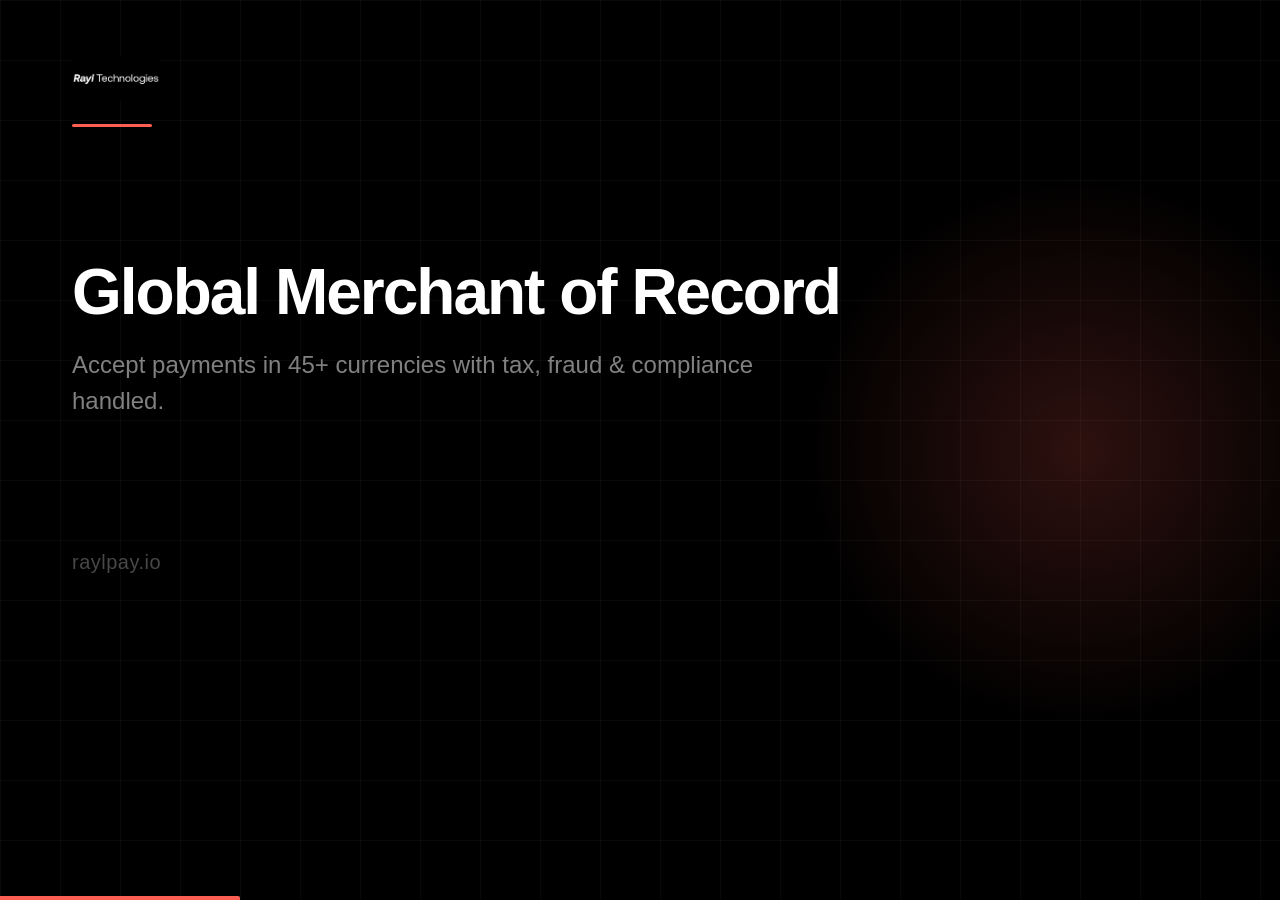
<file: og/home.html>
<!DOCTYPE html>
<html>
<head>
<meta charset="utf-8">
<style>
  * { margin:0;padding:0;box-sizing:border-box; }
  body {
    width:1200px;height:630px;overflow:hidden;
    background:#000;font-family:'Helvetica Neue',Arial,sans-serif;
  }
  .grid {
    position:absolute;inset:0;
    background-image:linear-gradient(rgba(255,255,255,0.035) 1px,transparent 1px),
                     linear-gradient(90deg,rgba(255,255,255,0.035) 1px,transparent 1px);
    background-size:60px 60px;
  }
  .glow {
    position:absolute;right:-80px;top:50%;transform:translateY(-50%);
    width:560px;height:560px;border-radius:50%;
    background:radial-gradient(circle,rgba(253,94,83,0.18) 0%,transparent 70%);
  }
  .content { position:relative;z-index:2;padding:56px 72px;height:100%;display:flex;flex-direction:column;justify-content:space-between; }
  .logo { height:44px;object-fit:contain;object-position:left center;filter:invert(1); }
  .divider { width:80px;height:3px;background:#fd5e53;border-radius:2px;margin-top:20px; }
  .body { flex:1;display:flex;flex-direction:column;justify-content:center;padding:20px 0; }
  .title { font-size:64px;font-weight:800;color:#fff;line-height:1.05;letter-spacing:-2px;margin-bottom:20px; }
  .desc { font-size:24px;color:rgba(255,255,255,0.5);font-weight:400;line-height:1.5;max-width:720px; }
  .footer { display:flex;align-items:center;justify-content:space-between; }
  .url { font-size:20px;color:rgba(255,255,255,0.28);letter-spacing:0.5px; }
  .bar { position:absolute;bottom:0;left:0;width:240px;height:4px;background:#fd5e53;border-radius:0 2px 0 0; }
</style>
</head>
<body>
  <div class="grid"></div>
  <div class="glow"></div>
  <div class="content">
    <div>
      <img class="logo" src="../og/logo.png" alt="Rayl Technologies">
      <div class="divider"></div>
    </div>
    <div class="body">
      <div class="title">Global Merchant of Record</div>
      <div class="desc">Accept payments in 45+ currencies with tax, fraud & compliance handled.</div>
    </div>
    <div class="footer">
      <span class="url">raylpay.io</span>
    </div>
  </div>
  <div class="bar"></div>
</body>
</html>
</file>
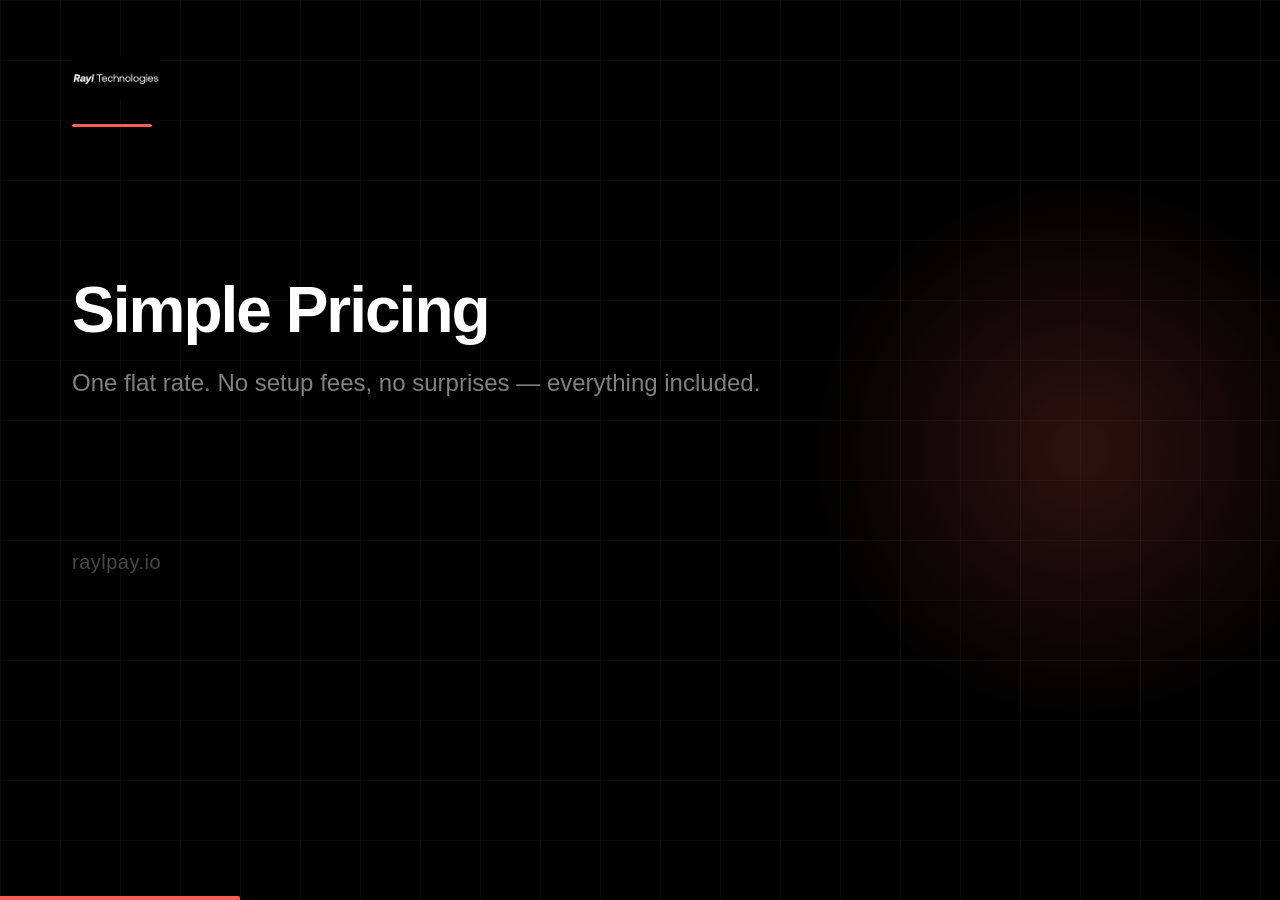
<file: og/pricing.html>
<!DOCTYPE html>
<html>
<head>
<meta charset="utf-8">
<style>
  * { margin:0;padding:0;box-sizing:border-box; }
  body {
    width:1200px;height:630px;overflow:hidden;
    background:#000;font-family:'Helvetica Neue',Arial,sans-serif;
  }
  .grid {
    position:absolute;inset:0;
    background-image:linear-gradient(rgba(255,255,255,0.035) 1px,transparent 1px),
                     linear-gradient(90deg,rgba(255,255,255,0.035) 1px,transparent 1px);
    background-size:60px 60px;
  }
  .glow {
    position:absolute;right:-80px;top:50%;transform:translateY(-50%);
    width:560px;height:560px;border-radius:50%;
    background:radial-gradient(circle,rgba(253,94,83,0.18) 0%,transparent 70%);
  }
  .content { position:relative;z-index:2;padding:56px 72px;height:100%;display:flex;flex-direction:column;justify-content:space-between; }
  .logo { height:44px;object-fit:contain;object-position:left center;filter:invert(1); }
  .divider { width:80px;height:3px;background:#fd5e53;border-radius:2px;margin-top:20px; }
  .body { flex:1;display:flex;flex-direction:column;justify-content:center;padding:20px 0; }
  .title { font-size:64px;font-weight:800;color:#fff;line-height:1.05;letter-spacing:-2px;margin-bottom:20px; }
  .desc { font-size:24px;color:rgba(255,255,255,0.5);font-weight:400;line-height:1.5;max-width:720px; }
  .footer { display:flex;align-items:center;justify-content:space-between; }
  .url { font-size:20px;color:rgba(255,255,255,0.28);letter-spacing:0.5px; }
  .bar { position:absolute;bottom:0;left:0;width:240px;height:4px;background:#fd5e53;border-radius:0 2px 0 0; }
</style>
</head>
<body>
  <div class="grid"></div>
  <div class="glow"></div>
  <div class="content">
    <div>
      <img class="logo" src="../og/logo.png" alt="Rayl Technologies">
      <div class="divider"></div>
    </div>
    <div class="body">
      <div class="title">Simple Pricing</div>
      <div class="desc">One flat rate. No setup fees, no surprises — everything included.</div>
    </div>
    <div class="footer">
      <span class="url">raylpay.io</span>
    </div>
  </div>
  <div class="bar"></div>
</body>
</html>
</file>
<file: files/5855f87e8dc35c45.css>
@font-face{font-family:Inter;font-style:normal;font-weight:100 900;font-display:swap;src:url(../media/2c55a0e60120577a-s.2a48534a.woff2)format("woff2");unicode-range:U+460-52F,U+1C80-1C8A,U+20B4,U+2DE0-2DFF,U+A640-A69F,U+FE2E-FE2F}@font-face{font-family:Inter;font-style:normal;font-weight:100 900;font-display:swap;src:url(../media/9c72aa0f40e4eef8-s.18a48cbc.woff2)format("woff2");unicode-range:U+301,U+400-45F,U+490-491,U+4B0-4B1,U+2116}@font-face{font-family:Inter;font-style:normal;font-weight:100 900;font-display:swap;src:url(../media/ad66f9afd8947f86-s.7a40eb73.woff2)format("woff2");unicode-range:U+1F??}@font-face{font-family:Inter;font-style:normal;font-weight:100 900;font-display:swap;src:url(../media/5476f68d60460930-s.c995e352.woff2)format("woff2");unicode-range:U+370-377,U+37A-37F,U+384-38A,U+38C,U+38E-3A1,U+3A3-3FF}@font-face{font-family:Inter;font-style:normal;font-weight:100 900;font-display:swap;src:url(../media/2bbe8d2671613f1f-s.76dcb0b2.woff2)format("woff2");unicode-range:U+102-103,U+110-111,U+128-129,U+168-169,U+1A0-1A1,U+1AF-1B0,U+300-301,U+303-304,U+308-309,U+323,U+329,U+1EA0-1EF9,U+20AB}@font-face{font-family:Inter;font-style:normal;font-weight:100 900;font-display:swap;src:url(../media/1bffadaabf893a1e-s.7cd81963.woff2)format("woff2");unicode-range:U+100-2BA,U+2BD-2C5,U+2C7-2CC,U+2CE-2D7,U+2DD-2FF,U+304,U+308,U+329,U+1D00-1DBF,U+1E00-1E9F,U+1EF2-1EFF,U+2020,U+20A0-20AB,U+20AD-20C0,U+2113,U+2C60-2C7F,U+A720-A7FF}@font-face{font-family:Inter;font-style:normal;font-weight:100 900;font-display:swap;src:url(../media/83afe278b6a6bb3c-s.p.3a6ba036.woff2)format("woff2");unicode-range:U+??,U+131,U+152-153,U+2BB-2BC,U+2C6,U+2DA,U+2DC,U+304,U+308,U+329,U+2000-206F,U+20AC,U+2122,U+2191,U+2193,U+2212,U+2215,U+FEFF,U+FFFD}@font-face{font-family:Inter Fallback;src:local(Arial);ascent-override:90.44%;descent-override:22.52%;line-gap-override:0.0%;size-adjust:107.12%}.inter_5901b7c6-module__ec5Qua__className{font-family:Inter,Inter Fallback;font-style:normal}.inter_5901b7c6-module__ec5Qua__variable{--font-inter:"Inter","Inter Fallback"}
@font-face{font-family:Instrument Serif;font-style:italic;font-weight:400;font-display:swap;src:url(../media/fc0a7394b875fa43-s.614a1c00.woff2)format("woff2");unicode-range:U+100-2BA,U+2BD-2C5,U+2C7-2CC,U+2CE-2D7,U+2DD-2FF,U+304,U+308,U+329,U+1D00-1DBF,U+1E00-1E9F,U+1EF2-1EFF,U+2020,U+20A0-20AB,U+20AD-20C0,U+2113,U+2C60-2C7F,U+A720-A7FF}@font-face{font-family:Instrument Serif;font-style:italic;font-weight:400;font-display:swap;src:url(../media/7ebf22b5a21034f8-s.p.d8bad3ab.woff2)format("woff2");unicode-range:U+??,U+131,U+152-153,U+2BB-2BC,U+2C6,U+2DA,U+2DC,U+304,U+308,U+329,U+2000-206F,U+20AC,U+2122,U+2191,U+2193,U+2212,U+2215,U+FEFF,U+FFFD}@font-face{font-family:Instrument Serif;font-style:normal;font-weight:400;font-display:swap;src:url(../media/ccf27e5a7366fb23-s.262b87c4.woff2)format("woff2");unicode-range:U+100-2BA,U+2BD-2C5,U+2C7-2CC,U+2CE-2D7,U+2DD-2FF,U+304,U+308,U+329,U+1D00-1DBF,U+1E00-1E9F,U+1EF2-1EFF,U+2020,U+20A0-20AB,U+20AD-20C0,U+2113,U+2C60-2C7F,U+A720-A7FF}@font-face{font-family:Instrument Serif;font-style:normal;font-weight:400;font-display:swap;src:url(../media/e41d5df559864f9e-s.p.380d09ea.woff2)format("woff2");unicode-range:U+??,U+131,U+152-153,U+2BB-2BC,U+2C6,U+2DA,U+2DC,U+304,U+308,U+329,U+2000-206F,U+20AC,U+2122,U+2191,U+2193,U+2212,U+2215,U+FEFF,U+FFFD}@font-face{font-family:Instrument Serif Fallback;src:local(Times New Roman);ascent-override:117.94%;descent-override:36.93%;line-gap-override:0.0%;size-adjust:83.94%}.instrument_serif_cf54051c-module__eae87G__className{font-family:Instrument Serif,Instrument Serif Fallback;font-weight:400}.instrument_serif_cf54051c-module__eae87G__variable{--font-instrument-serif:"Instrument Serif","Instrument Serif Fallback"}
</file>
<file: files/6a5b8263aaa8b66d.css>
@layer properties{@supports (((-webkit-hyphens:none)) and (not (margin-trim:inline))) or ((-moz-orient:inline) and (not (color:rgb(from red r g b)))){*,:before,:after,::backdrop{--tw-translate-x:0;--tw-translate-y:0;--tw-translate-z:0;--tw-scale-x:1;--tw-scale-y:1;--tw-scale-z:1;--tw-rotate-x:initial;--tw-rotate-y:initial;--tw-rotate-z:initial;--tw-skew-x:initial;--tw-skew-y:initial;--tw-space-y-reverse:0;--tw-space-x-reverse:0;--tw-divide-y-reverse:0;--tw-border-style:solid;--tw-gradient-position:initial;--tw-gradient-from:#0000;--tw-gradient-via:#0000;--tw-gradient-to:#0000;--tw-gradient-stops:initial;--tw-gradient-via-stops:initial;--tw-gradient-from-position:0%;--tw-gradient-via-position:50%;--tw-gradient-to-position:100%;--tw-leading:initial;--tw-font-weight:initial;--tw-tracking:initial;--tw-ordinal:initial;--tw-slashed-zero:initial;--tw-numeric-figure:initial;--tw-numeric-spacing:initial;--tw-numeric-fraction:initial;--tw-shadow:0 0 #0000;--tw-shadow-color:initial;--tw-shadow-alpha:100%;--tw-inset-shadow:0 0 #0000;--tw-inset-shadow-color:initial;--tw-inset-shadow-alpha:100%;--tw-ring-color:initial;--tw-ring-shadow:0 0 #0000;--tw-inset-ring-color:initial;--tw-inset-ring-shadow:0 0 #0000;--tw-ring-inset:initial;--tw-ring-offset-width:0px;--tw-ring-offset-color:#fff;--tw-ring-offset-shadow:0 0 #0000;--tw-outline-style:solid;--tw-blur:initial;--tw-brightness:initial;--tw-contrast:initial;--tw-grayscale:initial;--tw-hue-rotate:initial;--tw-invert:initial;--tw-opacity:initial;--tw-saturate:initial;--tw-sepia:initial;--tw-drop-shadow:initial;--tw-drop-shadow-color:initial;--tw-drop-shadow-alpha:100%;--tw-drop-shadow-size:initial;--tw-backdrop-blur:initial;--tw-backdrop-brightness:initial;--tw-backdrop-contrast:initial;--tw-backdrop-grayscale:initial;--tw-backdrop-hue-rotate:initial;--tw-backdrop-invert:initial;--tw-backdrop-opacity:initial;--tw-backdrop-saturate:initial;--tw-backdrop-sepia:initial;--tw-duration:initial;--tw-ease:initial;--tw-content:"";--tw-animation-delay:0s;--tw-animation-direction:normal;--tw-animation-duration:initial;--tw-animation-fill-mode:forwards;--tw-animation-iteration-count:1;--tw-enter-opacity:1;--tw-enter-rotate:0;--tw-enter-scale:1;--tw-enter-translate-x:0;--tw-enter-translate-y:0;--tw-exit-opacity:1;--tw-exit-rotate:0;--tw-exit-scale:1;--tw-exit-translate-x:0;--tw-exit-translate-y:0}}}@layer theme{:root,:host{--color-red-50:#fef2f2;--color-red-300:#ffa3a3;--color-red-400:#ff6568;--color-red-500:#fb2c36;--color-red-600:#e40014;--color-orange-400:#ff8b1a;--color-orange-500:#fe6e00;--color-amber-400:#fcbb00;--color-amber-500:#f99c00;--color-yellow-400:#fac800;--color-yellow-500:#edb200;--color-yellow-600:#cd8900;--color-green-100:#dcfce7;--color-green-400:#05df72;--color-green-500:#00c758;--color-green-600:#00a544;--color-emerald-400:#00d294;--color-emerald-500:#00bb7f;--color-teal-500:#00baa7;--color-cyan-400:#00d2ef;--color-cyan-500:#00b7d7;--color-blue-400:#54a2ff;--color-blue-500:#3080ff;--color-indigo-300:#a4b3ff;--color-indigo-400:#7d87ff;--color-indigo-500:#625fff;--color-violet-400:#a685ff;--color-violet-500:#8d54ff;--color-purple-400:#c07eff;--color-purple-500:#ac4bff;--color-purple-600:#9810fa;--color-purple-900:#59168b;--color-purple-950:#3c0366;--color-pink-400:#fb64b6;--color-pink-500:#f6339a;--color-rose-400:#ff667f;--color-rose-500:#ff2357;--color-gray-500:#6a7282;--color-gray-900:#101828;--color-black:#000;--color-white:#fff;--spacing:.25rem;--container-sm:24rem;--container-md:28rem;--container-lg:32rem;--container-xl:36rem;--container-2xl:42rem;--container-3xl:48rem;--container-4xl:56rem;--container-5xl:64rem;--container-6xl:72rem;--container-7xl:80rem;--text-xs:.75rem;--text-xs--line-height:calc(1/.75);--text-sm:.875rem;--text-sm--line-height:calc(1.25/.875);--text-base:1rem;--text-base--line-height:calc(1.5/1);--text-lg:1.125rem;--text-lg--line-height:calc(1.75/1.125);--text-xl:1.25rem;--text-xl--line-height:calc(1.75/1.25);--text-2xl:1.5rem;--text-2xl--line-height:calc(2/1.5);--text-3xl:1.875rem;--text-3xl--line-height:calc(2.25/1.875);--text-4xl:2.25rem;--text-4xl--line-height:calc(2.5/2.25);--text-5xl:3rem;--text-5xl--line-height:1;--text-6xl:3.75rem;--text-6xl--line-height:1;--text-7xl:4.5rem;--text-7xl--line-height:1;--font-weight-light:300;--font-weight-normal:400;--font-weight-medium:500;--font-weight-semibold:600;--font-weight-bold:700;--tracking-tight:-.025em;--tracking-normal:0em;--tracking-wide:.025em;--tracking-wider:.05em;--tracking-widest:.1em;--leading-tight:1.25;--leading-snug:1.375;--leading-normal:1.5;--leading-relaxed:1.625;--radius-xs:.125rem;--radius-2xl:1rem;--radius-3xl:1.5rem;--ease-out:cubic-bezier(0,0,.2,1);--ease-in-out:cubic-bezier(.4,0,.2,1);--animate-spin:spin 1s linear infinite;--animate-ping:ping 1s cubic-bezier(0,0,.2,1)infinite;--animate-pulse:pulse 2s cubic-bezier(.4,0,.6,1)infinite;--blur-sm:8px;--blur-md:12px;--blur-xl:24px;--blur-2xl:40px;--blur-3xl:64px;--aspect-video:16/9;--default-transition-duration:.15s;--default-transition-timing-function:cubic-bezier(.4,0,.2,1);--default-font-family:var(--font-inter),"Inter",system-ui,sans-serif;--default-mono-font-family:"Geist Mono","Geist Mono Fallback";--color-border:var(--border)}@supports (color:lab(0% 0 0)){:root,:host{--color-red-50:lab(96.5005% 4.18508 1.52328);--color-red-300:lab(76.5514% 36.422 15.5335);--color-red-400:lab(63.7053% 60.745 31.3109);--color-red-500:lab(55.4814% 75.0732 48.8528);--color-red-600:lab(48.4493% 77.4328 61.5452);--color-orange-400:lab(70.0429% 42.5156 75.8207);--color-orange-500:lab(64.272% 57.1788 90.3583);--color-amber-400:lab(80.1641% 16.6016 99.2089);--color-amber-500:lab(72.7183% 31.8672 97.9407);--color-yellow-400:lab(83.2664% 8.65132 106.895);--color-yellow-500:lab(76.3898% 14.5258 98.4589);--color-yellow-600:lab(62.7799% 22.4197 86.1544);--color-green-100:lab(96.1861% -13.8464 6.52365);--color-green-400:lab(78.503% -64.9265 39.7492);--color-green-500:lab(70.5521% -66.5147 45.8073);--color-green-600:lab(59.0978% -58.6621 41.2579);--color-emerald-400:lab(75.0771% -60.7313 19.4147);--color-emerald-500:lab(66.9756% -58.27 19.5419);--color-teal-500:lab(67.3859% -49.0983 -2.63511);--color-cyan-400:lab(76.6045% -40.9406 -29.6231);--color-cyan-500:lab(67.805% -35.3952 -30.2018);--color-blue-400:lab(65.0361% -1.42065 -56.9802);--color-blue-500:lab(54.1736% 13.3369 -74.6839);--color-indigo-300:lab(74.0235% 8.54138 -41.6075);--color-indigo-400:lab(59.866% 22.4834 -64.4485);--color-indigo-500:lab(48.295% 38.3129 -81.9673);--color-violet-400:lab(62.8239% 34.9159 -60.0512);--color-violet-500:lab(49.9355% 55.1776 -81.8963);--color-purple-400:lab(63.6946% 47.6127 -59.2066);--color-purple-500:lab(52.0183% 66.11 -78.2316);--color-purple-600:lab(43.0295% 75.21 -86.5669);--color-purple-900:lab(24.9401% 45.2703 -51.2728);--color-purple-950:lab(14.8253% 38.9005 -44.5861);--color-pink-400:lab(64.5597% 64.3615 -12.7988);--color-pink-500:lab(56.9303% 76.8162 -8.07021);--color-rose-400:lab(64.4125% 63.0291 19.2068);--color-rose-500:lab(56.101% 79.4328 31.4532);--color-gray-500:lab(47.7841% -.393182 -10.0268);--color-gray-900:lab(8.11897% .811279 -12.254)}}}@layer base{*,:after,:before,::backdrop{box-sizing:border-box;border:0 solid;margin:0;padding:0}::file-selector-button{box-sizing:border-box;border:0 solid;margin:0;padding:0}html,:host{-webkit-text-size-adjust:100%;tab-size:4;line-height:1.5;font-family:var(--default-font-family,ui-sans-serif,system-ui,sans-serif,"Apple Color Emoji","Segoe UI Emoji","Segoe UI Symbol","Noto Color Emoji");font-feature-settings:var(--default-font-feature-settings,normal);font-variation-settings:var(--default-font-variation-settings,normal);-webkit-tap-highlight-color:transparent}hr{height:0;color:inherit;border-top-width:1px}abbr:where([title]){-webkit-text-decoration:underline dotted;text-decoration:underline dotted}h1,h2,h3,h4,h5,h6{font-size:inherit;font-weight:inherit}a{color:inherit;-webkit-text-decoration:inherit;-webkit-text-decoration:inherit;-webkit-text-decoration:inherit;-webkit-text-decoration:inherit;text-decoration:inherit}b,strong{font-weight:bolder}code,kbd,samp,pre{font-family:var(--default-mono-font-family,ui-monospace,SFMono-Regular,Menlo,Monaco,Consolas,"Liberation Mono","Courier New",monospace);font-feature-settings:var(--default-mono-font-feature-settings,normal);font-variation-settings:var(--default-mono-font-variation-settings,normal);font-size:1em}small{font-size:80%}sub,sup{vertical-align:baseline;font-size:75%;line-height:0;position:relative}sub{bottom:-.25em}sup{top:-.5em}table{text-indent:0;border-color:inherit;border-collapse:collapse}:-moz-focusring{outline:auto}progress{vertical-align:baseline}summary{display:list-item}ol,ul,menu{list-style:none}img,svg,video,canvas,audio,iframe,embed,object{vertical-align:middle;display:block}img,video{max-width:100%;height:auto}button,input,select,optgroup,textarea{font:inherit;font-feature-settings:inherit;font-variation-settings:inherit;letter-spacing:inherit;color:inherit;opacity:1;background-color:#0000;border-radius:0}::file-selector-button{font:inherit;font-feature-settings:inherit;font-variation-settings:inherit;letter-spacing:inherit;color:inherit;opacity:1;background-color:#0000;border-radius:0}:where(select:is([multiple],[size])) optgroup{font-weight:bolder}:where(select:is([multiple],[size])) optgroup option{padding-inline-start:20px}::file-selector-button{margin-inline-end:4px}::placeholder{opacity:1}@supports (not ((-webkit-appearance:-apple-pay-button))) or (contain-intrinsic-size:1px){::placeholder{color:currentColor}@supports (color:color-mix(in lab, red, red)){::placeholder{color:color-mix(in oklab,currentcolor 50%,transparent)}}}textarea{resize:vertical}::-webkit-search-decoration{-webkit-appearance:none}::-webkit-date-and-time-value{min-height:1lh;text-align:inherit}::-webkit-datetime-edit{display:inline-flex}::-webkit-datetime-edit-fields-wrapper{padding:0}::-webkit-datetime-edit{padding-block:0}::-webkit-datetime-edit-year-field{padding-block:0}::-webkit-datetime-edit-month-field{padding-block:0}::-webkit-datetime-edit-day-field{padding-block:0}::-webkit-datetime-edit-hour-field{padding-block:0}::-webkit-datetime-edit-minute-field{padding-block:0}::-webkit-datetime-edit-second-field{padding-block:0}::-webkit-datetime-edit-millisecond-field{padding-block:0}::-webkit-datetime-edit-meridiem-field{padding-block:0}::-webkit-calendar-picker-indicator{line-height:1}:-moz-ui-invalid{box-shadow:none}button,input:where([type=button],[type=reset],[type=submit]){appearance:button}::file-selector-button{appearance:button}::-webkit-inner-spin-button{height:auto}::-webkit-outer-spin-button{height:auto}[hidden]:where(:not([hidden=until-found])){display:none!important}*{border-color:var(--border);outline-color:var(--ring)}@supports (color:color-mix(in lab, red, red)){*{outline-color:color-mix(in oklab,var(--ring)50%,transparent)}}body{background-color:var(--background);color:var(--foreground);overflow-x:hidden}}@layer components;@layer utilities{.\@container\/card-header{container:card-header/inline-size}.\@container\/field-group{container:field-group/inline-size}.pointer-events-auto{pointer-events:auto}.pointer-events-none{pointer-events:none}.invisible{visibility:hidden}.visible{visibility:visible}.sr-only{clip-path:inset(50%);white-space:nowrap;border-width:0;width:1px;height:1px;margin:-1px;padding:0;position:absolute;overflow:hidden}.absolute{position:absolute}.fixed{position:fixed}.relative{position:relative}.sticky{position:sticky}.inset-0{inset:calc(var(--spacing)*0)}.inset-4{inset:calc(var(--spacing)*4)}.-inset-x-4{inset-inline:calc(var(--spacing)*-4)}.inset-x-0{inset-inline:calc(var(--spacing)*0)}.inset-x-2{inset-inline:calc(var(--spacing)*2)}.inset-x-6{inset-inline:calc(var(--spacing)*6)}.inset-y-0{inset-block:calc(var(--spacing)*0)}.start{inset-inline-start:var(--spacing)}.end{inset-inline-end:var(--spacing)}.-top-1{top:calc(var(--spacing)*-1)}.-top-2{top:calc(var(--spacing)*-2)}.-top-12{top:calc(var(--spacing)*-12)}.-top-16{top:calc(var(--spacing)*-16)}.-top-20{top:calc(var(--spacing)*-20)}.-top-40{top:calc(var(--spacing)*-40)}.-top-\[150px\]{top:-150px}.-top-\[200px\]{top:-200px}.top-0{top:calc(var(--spacing)*0)}.top-1{top:calc(var(--spacing)*1)}.top-1\.5{top:calc(var(--spacing)*1.5)}.top-1\/2{top:50%}.top-1\/4{top:25%}.top-2{top:calc(var(--spacing)*2)}.top-2\/3{top:66.6667%}.top-3{top:calc(var(--spacing)*3)}.top-3\.5{top:calc(var(--spacing)*3.5)}.top-4{top:calc(var(--spacing)*4)}.top-6{top:calc(var(--spacing)*6)}.top-7{top:calc(var(--spacing)*7)}.top-12{top:calc(var(--spacing)*12)}.top-16{top:calc(var(--spacing)*16)}.top-20{top:calc(var(--spacing)*20)}.top-24{top:calc(var(--spacing)*24)}.top-32{top:calc(var(--spacing)*32)}.top-40{top:calc(var(--spacing)*40)}.top-48{top:calc(var(--spacing)*48)}.top-56{top:calc(var(--spacing)*56)}.top-60{top:calc(var(--spacing)*60)}.top-72{top:calc(var(--spacing)*72)}.top-80{top:calc(var(--spacing)*80)}.top-\[1px\]{top:1px}.top-\[3px\]{top:3px}.top-\[10\%\]{top:10%}.top-\[12\%\]{top:12%}.top-\[15\%\]{top:15%}.top-\[18\%\]{top:18%}.top-\[20\%\]{top:20%}.top-\[25\%\]{top:25%}.top-\[30\%\]{top:30%}.top-\[36\%\]{top:36%}.top-\[40\%\]{top:40%}.top-\[46\%\]{top:46%}.top-\[50\%\]{top:50%}.top-\[60\%\]{top:60%}.top-\[76px\]{top:76px}.top-full{top:100%}.-right-0\.5{right:calc(var(--spacing)*-.5)}.-right-1{right:calc(var(--spacing)*-1)}.-right-2{right:calc(var(--spacing)*-2)}.-right-4{right:calc(var(--spacing)*-4)}.-right-12{right:calc(var(--spacing)*-12)}.-right-20{right:calc(var(--spacing)*-20)}.-right-\[80px\]{right:-80px}.right-0{right:calc(var(--spacing)*0)}.right-1{right:calc(var(--spacing)*1)}.right-1\/2{right:50%}.right-1\/3{right:33.3333%}.right-1\/4{right:25%}.right-2{right:calc(var(--spacing)*2)}.right-3{right:calc(var(--spacing)*3)}.right-4{right:calc(var(--spacing)*4)}.right-8{right:calc(var(--spacing)*8)}.right-\[5\%\]{right:5%}.right-\[6\%\]{right:6%}.right-\[10\%\]{right:10%}.right-\[12\%\]{right:12%}.right-\[20\%\]{right:20%}.right-\[24\%\]{right:24%}.right-\[25\%\]{right:25%}.right-\[30\%\]{right:30%}.right-\[40\%\]{right:40%}.-bottom-0\.5{bottom:calc(var(--spacing)*-.5)}.-bottom-12{bottom:calc(var(--spacing)*-12)}.-bottom-20{bottom:calc(var(--spacing)*-20)}.-bottom-40{bottom:calc(var(--spacing)*-40)}.bottom-0{bottom:calc(var(--spacing)*0)}.bottom-1\/4{bottom:25%}.bottom-4{bottom:calc(var(--spacing)*4)}.bottom-8{bottom:calc(var(--spacing)*8)}.bottom-\[5\%\]{bottom:5%}.bottom-\[10\%\]{bottom:10%}.bottom-\[16\%\]{bottom:16%}.bottom-\[22\%\]{bottom:22%}.bottom-\[30\%\]{bottom:30%}.bottom-\[35\%\]{bottom:35%}.-left-4{left:calc(var(--spacing)*-4)}.-left-12{left:calc(var(--spacing)*-12)}.-left-14{left:calc(var(--spacing)*-14)}.-left-20{left:calc(var(--spacing)*-20)}.-left-\[7px\]{left:-7px}.-left-\[100px\]{left:-100px}.left-0{left:calc(var(--spacing)*0)}.left-1\/2{left:50%}.left-1\/3{left:33.3333%}.left-1\/4{left:25%}.left-2{left:calc(var(--spacing)*2)}.left-3\/4{left:75%}.left-4{left:calc(var(--spacing)*4)}.left-\[5\%\]{left:5%}.left-\[6\%\]{left:6%}.left-\[12\%\]{left:12%}.left-\[20\%\]{left:20%}.left-\[30\%\]{left:30%}.left-\[40\%\]{left:40%}.left-\[46\%\]{left:46%}.left-\[50\%\]{left:50%}.left-\[60\%\]{left:60%}.isolate{isolation:isolate}.z-0{z-index:0}.z-10{z-index:10}.z-20{z-index:20}.z-40{z-index:40}.z-50{z-index:50}.z-\[1\]{z-index:1}.z-\[100\]{z-index:100}.order-first{order:-9999}.order-last{order:9999}.col-span-3{grid-column:span 3/span 3}.col-span-6{grid-column:span 6/span 6}.col-start-2{grid-column-start:2}.row-span-2{grid-row:span 2/span 2}.row-start-1{grid-row-start:1}.container{width:100%}@media (min-width:40rem){.container{max-width:40rem}}@media (min-width:48rem){.container{max-width:48rem}}@media (min-width:64rem){.container{max-width:64rem}}@media (min-width:80rem){.container{max-width:80rem}}@media (min-width:96rem){.container{max-width:96rem}}.\!m-0{margin:calc(var(--spacing)*0)!important}.-m-4{margin:calc(var(--spacing)*-4)}.-mx-1{margin-inline:calc(var(--spacing)*-1)}.mx-1{margin-inline:calc(var(--spacing)*1)}.mx-2{margin-inline:calc(var(--spacing)*2)}.mx-3\.5{margin-inline:calc(var(--spacing)*3.5)}.mx-4{margin-inline:calc(var(--spacing)*4)}.mx-6{margin-inline:calc(var(--spacing)*6)}.mx-auto{margin-inline:auto}.-my-2{margin-block:calc(var(--spacing)*-2)}.my-0{margin-block:calc(var(--spacing)*0)}.my-0\.5{margin-block:calc(var(--spacing)*.5)}.my-1{margin-block:calc(var(--spacing)*1)}.my-12{margin-block:calc(var(--spacing)*12)}.-mt-4{margin-top:calc(var(--spacing)*-4)}.mt-0\.5{margin-top:calc(var(--spacing)*.5)}.mt-1{margin-top:calc(var(--spacing)*1)}.mt-1\.5{margin-top:calc(var(--spacing)*1.5)}.mt-2{margin-top:calc(var(--spacing)*2)}.mt-3{margin-top:calc(var(--spacing)*3)}.mt-4{margin-top:calc(var(--spacing)*4)}.mt-5{margin-top:calc(var(--spacing)*5)}.mt-6{margin-top:calc(var(--spacing)*6)}.mt-8{margin-top:calc(var(--spacing)*8)}.mt-10{margin-top:calc(var(--spacing)*10)}.mt-12{margin-top:calc(var(--spacing)*12)}.mt-16{margin-top:calc(var(--spacing)*16)}.mt-\[7px\]{margin-top:7px}.mt-auto{margin-top:auto}.mr-3{margin-right:calc(var(--spacing)*3)}.mr-5{margin-right:calc(var(--spacing)*5)}.mb-1{margin-bottom:calc(var(--spacing)*1)}.mb-1\.5{margin-bottom:calc(var(--spacing)*1.5)}.mb-2{margin-bottom:calc(var(--spacing)*2)}.mb-2\.5{margin-bottom:calc(var(--spacing)*2.5)}.mb-3{margin-bottom:calc(var(--spacing)*3)}.mb-4{margin-bottom:calc(var(--spacing)*4)}.mb-5{margin-bottom:calc(var(--spacing)*5)}.mb-6{margin-bottom:calc(var(--spacing)*6)}.mb-8{margin-bottom:calc(var(--spacing)*8)}.mb-10{margin-bottom:calc(var(--spacing)*10)}.mb-12{margin-bottom:calc(var(--spacing)*12)}.mb-14{margin-bottom:calc(var(--spacing)*14)}.mb-16{margin-bottom:calc(var(--spacing)*16)}.-ml-4{margin-left:calc(var(--spacing)*-4)}.ml-1{margin-left:calc(var(--spacing)*1)}.ml-2{margin-left:calc(var(--spacing)*2)}.ml-3\.5{margin-left:calc(var(--spacing)*3.5)}.ml-4{margin-left:calc(var(--spacing)*4)}.ml-16{margin-left:calc(var(--spacing)*16)}.ml-auto{margin-left:auto}.line-clamp-1{-webkit-line-clamp:1;-webkit-box-orient:vertical;display:-webkit-box;overflow:hidden}.line-clamp-2{-webkit-line-clamp:2;-webkit-box-orient:vertical;display:-webkit-box;overflow:hidden}.block{display:block}.flex{display:flex}.grid{display:grid}.hidden{display:none}.inline{display:inline}.inline-block{display:inline-block}.inline-flex{display:inline-flex}.table{display:table}.table-caption{display:table-caption}.table-cell{display:table-cell}.table-row{display:table-row}.field-sizing-content{field-sizing:content}.aspect-\[4\/3\]{aspect-ratio:4/3}.aspect-\[8\.5\/11\]{aspect-ratio:8.5/11}.aspect-\[16\/10\]{aspect-ratio:16/10}.aspect-square{aspect-ratio:1}.aspect-video{aspect-ratio:var(--aspect-video)}.size-\(--cell-size\){width:var(--cell-size);height:var(--cell-size)}.size-2{width:calc(var(--spacing)*2);height:calc(var(--spacing)*2)}.size-2\.5{width:calc(var(--spacing)*2.5);height:calc(var(--spacing)*2.5)}.size-3{width:calc(var(--spacing)*3);height:calc(var(--spacing)*3)}.size-3\.5{width:calc(var(--spacing)*3.5);height:calc(var(--spacing)*3.5)}.size-4{width:calc(var(--spacing)*4);height:calc(var(--spacing)*4)}.size-6{width:calc(var(--spacing)*6);height:calc(var(--spacing)*6)}.size-7{width:calc(var(--spacing)*7);height:calc(var(--spacing)*7)}.size-8{width:calc(var(--spacing)*8);height:calc(var(--spacing)*8)}.size-9{width:calc(var(--spacing)*9);height:calc(var(--spacing)*9)}.size-10{width:calc(var(--spacing)*10);height:calc(var(--spacing)*10)}.size-auto{width:auto;height:auto}.size-full{width:100%;height:100%}.h-\(--cell-size\){height:var(--cell-size)}.h-1{height:calc(var(--spacing)*1)}.h-1\.5{height:calc(var(--spacing)*1.5)}.h-2{height:calc(var(--spacing)*2)}.h-2\.5{height:calc(var(--spacing)*2.5)}.h-3{height:calc(var(--spacing)*3)}.h-3\.5{height:calc(var(--spacing)*3.5)}.h-4{height:calc(var(--spacing)*4)}.h-5{height:calc(var(--spacing)*5)}.h-6{height:calc(var(--spacing)*6)}.h-7{height:calc(var(--spacing)*7)}.h-8{height:calc(var(--spacing)*8)}.h-9{height:calc(var(--spacing)*9)}.h-10{height:calc(var(--spacing)*10)}.h-11{height:calc(var(--spacing)*11)}.h-12{height:calc(var(--spacing)*12)}.h-14{height:calc(var(--spacing)*14)}.h-16{height:calc(var(--spacing)*16)}.h-20{height:calc(var(--spacing)*20)}.h-24{height:calc(var(--spacing)*24)}.h-28{height:calc(var(--spacing)*28)}.h-32{height:calc(var(--spacing)*32)}.h-36{height:calc(var(--spacing)*36)}.h-40{height:calc(var(--spacing)*40)}.h-48{height:calc(var(--spacing)*48)}.h-56{height:calc(var(--spacing)*56)}.h-60{height:calc(var(--spacing)*60)}.h-64{height:calc(var(--spacing)*64)}.h-80{height:calc(var(--spacing)*80)}.h-\[1\.15rem\]{height:1.15rem}.h-\[3px\]{height:3px}.h-\[11px\]{height:11px}.h-\[24rem\]{height:24rem}.h-\[28rem\]{height:28rem}.h-\[70\%\]{height:70%}.h-\[200px\]{height:200px}.h-\[250px\]{height:250px}.h-\[300px\]{height:300px}.h-\[400px\]{height:400px}.h-\[500px\]{height:500px}.h-\[600px\]{height:600px}.h-\[700px\]{height:700px}.h-\[800px\]{height:800px}.h-\[calc\(100\%-1px\)\]{height:calc(100% - 1px)}.h-\[calc\(100\%-8px\)\]{height:calc(100% - 8px)}.h-\[var\(--radix-navigation-menu-viewport-height\)\]{height:var(--radix-navigation-menu-viewport-height)}.h-\[var\(--radix-select-trigger-height\)\]{height:var(--radix-select-trigger-height)}.h-auto{height:auto}.h-full{height:100%}.h-px{height:1px}.h-svh{height:100svh}.max-h-\(--radix-context-menu-content-available-height\){max-height:var(--radix-context-menu-content-available-height)}.max-h-\(--radix-dropdown-menu-content-available-height\){max-height:var(--radix-dropdown-menu-content-available-height)}.max-h-\(--radix-select-content-available-height\){max-height:var(--radix-select-content-available-height)}.max-h-0{max-height:calc(var(--spacing)*0)}.max-h-\[70vh\]{max-height:70vh}.max-h-\[300px\]{max-height:300px}.max-h-\[400px\]{max-height:400px}.max-h-\[600px\]{max-height:600px}.max-h-\[calc\(100vh-76px\)\]{max-height:calc(100vh - 76px)}.max-h-screen{max-height:100vh}.min-h-0{min-height:calc(var(--spacing)*0)}.min-h-4{min-height:calc(var(--spacing)*4)}.min-h-16{min-height:calc(var(--spacing)*16)}.min-h-\[340px\]{min-height:340px}.min-h-\[500px\]{min-height:500px}.min-h-screen{min-height:100vh}.min-h-svh{min-height:100svh}.w-\(--cell-size\){width:var(--cell-size)}.w-\(--sidebar-width\){width:var(--sidebar-width)}.w-0{width:calc(var(--spacing)*0)}.w-1{width:calc(var(--spacing)*1)}.w-1\.5{width:calc(var(--spacing)*1.5)}.w-2{width:calc(var(--spacing)*2)}.w-2\.5{width:calc(var(--spacing)*2.5)}.w-2\/3{width:66.6667%}.w-3{width:calc(var(--spacing)*3)}.w-3\/4{width:75%}.w-4{width:calc(var(--spacing)*4)}.w-5{width:calc(var(--spacing)*5)}.w-5\/6{width:83.3333%}.w-6{width:calc(var(--spacing)*6)}.w-7{width:calc(var(--spacing)*7)}.w-8{width:calc(var(--spacing)*8)}.w-9{width:calc(var(--spacing)*9)}.w-10{width:calc(var(--spacing)*10)}.w-11{width:calc(var(--spacing)*11)}.w-12{width:calc(var(--spacing)*12)}.w-14{width:calc(var(--spacing)*14)}.w-16{width:calc(var(--spacing)*16)}.w-20{width:calc(var(--spacing)*20)}.w-24{width:calc(var(--spacing)*24)}.w-32{width:calc(var(--spacing)*32)}.w-36{width:calc(var(--spacing)*36)}.w-40{width:calc(var(--spacing)*40)}.w-48{width:calc(var(--spacing)*48)}.w-56{width:calc(var(--spacing)*56)}.w-60{width:calc(var(--spacing)*60)}.w-64{width:calc(var(--spacing)*64)}.w-72{width:calc(var(--spacing)*72)}.w-80{width:calc(var(--spacing)*80)}.w-\[2px\]{width:2px}.w-\[3px\]{width:3px}.w-\[11px\]{width:11px}.w-\[15\%\]{width:15%}.w-\[20\%\]{width:20%}.w-\[24rem\]{width:24rem}.w-\[45\%\]{width:45%}.w-\[48px\]{width:48px}.w-\[75\%\]{width:75%}.w-\[80\%\]{width:80%}.w-\[95\%\]{width:95%}.w-\[100px\]{width:100px}.w-\[200px\]{width:200px}.w-\[280px\]{width:280px}.w-\[300px\]{width:300px}.w-\[400px\]{width:400px}.w-\[500px\]{width:500px}.w-\[600px\]{width:600px}.w-\[700px\]{width:700px}.w-\[800px\]{width:800px}.w-\[900px\]{width:900px}.w-auto{width:auto}.w-fit{width:fit-content}.w-full{width:100%}.w-max{width:max-content}.w-px{width:1px}.max-w-\(--skeleton-width\){max-width:var(--skeleton-width)}.max-w-2xl{max-width:var(--container-2xl)}.max-w-3xl{max-width:var(--container-3xl)}.max-w-4xl{max-width:var(--container-4xl)}.max-w-5xl{max-width:var(--container-5xl)}.max-w-6xl{max-width:var(--container-6xl)}.max-w-7xl{max-width:var(--container-7xl)}.max-w-\[calc\(100\%-2rem\)\]{max-width:calc(100% - 2rem)}.max-w-lg{max-width:var(--container-lg)}.max-w-max{max-width:max-content}.max-w-md{max-width:var(--container-md)}.max-w-sm{max-width:var(--container-sm)}.max-w-xl{max-width:var(--container-xl)}.min-w-\(--cell-size\){min-width:var(--cell-size)}.min-w-0{min-width:calc(var(--spacing)*0)}.min-w-5{min-width:calc(var(--spacing)*5)}.min-w-8{min-width:calc(var(--spacing)*8)}.min-w-9{min-width:calc(var(--spacing)*9)}.min-w-10{min-width:calc(var(--spacing)*10)}.min-w-\[8rem\]{min-width:8rem}.min-w-\[12rem\]{min-width:12rem}.min-w-\[var\(--radix-select-trigger-width\)\]{min-width:var(--radix-select-trigger-width)}.flex-1{flex:1}.shrink-0{flex-shrink:0}.grow{flex-grow:1}.grow-0{flex-grow:0}.basis-full{flex-basis:100%}.caption-bottom{caption-side:bottom}.border-collapse{border-collapse:collapse}.origin-\(--radix-context-menu-content-transform-origin\){transform-origin:var(--radix-context-menu-content-transform-origin)}.origin-\(--radix-dropdown-menu-content-transform-origin\){transform-origin:var(--radix-dropdown-menu-content-transform-origin)}.origin-\(--radix-hover-card-content-transform-origin\){transform-origin:var(--radix-hover-card-content-transform-origin)}.origin-\(--radix-menubar-content-transform-origin\){transform-origin:var(--radix-menubar-content-transform-origin)}.origin-\(--radix-popover-content-transform-origin\){transform-origin:var(--radix-popover-content-transform-origin)}.origin-\(--radix-select-content-transform-origin\){transform-origin:var(--radix-select-content-transform-origin)}.origin-\(--radix-tooltip-content-transform-origin\){transform-origin:var(--radix-tooltip-content-transform-origin)}.-translate-x-1\/2{--tw-translate-x:calc(calc(1/2*100%)*-1);translate:var(--tw-translate-x)var(--tw-translate-y)}.-translate-x-px{--tw-translate-x:-1px;translate:var(--tw-translate-x)var(--tw-translate-y)}.translate-x-\[-50\%\]{--tw-translate-x:-50%;translate:var(--tw-translate-x)var(--tw-translate-y)}.translate-x-px{--tw-translate-x:1px;translate:var(--tw-translate-x)var(--tw-translate-y)}.\!translate-y-0{--tw-translate-y:calc(var(--spacing)*0)!important;translate:var(--tw-translate-x)var(--tw-translate-y)!important}.-translate-y-1\/2{--tw-translate-y:calc(calc(1/2*100%)*-1);translate:var(--tw-translate-x)var(--tw-translate-y)}.-translate-y-1\/3{--tw-translate-y:calc(calc(1/3*100%)*-1);translate:var(--tw-translate-x)var(--tw-translate-y)}.-translate-y-1\/4{--tw-translate-y:calc(calc(1/4*100%)*-1);translate:var(--tw-translate-x)var(--tw-translate-y)}.translate-y-0{--tw-translate-y:calc(var(--spacing)*0);translate:var(--tw-translate-x)var(--tw-translate-y)}.translate-y-0\.5{--tw-translate-y:calc(var(--spacing)*.5);translate:var(--tw-translate-x)var(--tw-translate-y)}.translate-y-2{--tw-translate-y:calc(var(--spacing)*2);translate:var(--tw-translate-x)var(--tw-translate-y)}.translate-y-4{--tw-translate-y:calc(var(--spacing)*4);translate:var(--tw-translate-x)var(--tw-translate-y)}.translate-y-6{--tw-translate-y:calc(var(--spacing)*6);translate:var(--tw-translate-x)var(--tw-translate-y)}.translate-y-\[-50\%\]{--tw-translate-y:-50%;translate:var(--tw-translate-x)var(--tw-translate-y)}.translate-y-\[calc\(-50\%_-_2px\)\]{--tw-translate-y:calc(-50% - 2px);translate:var(--tw-translate-x)var(--tw-translate-y)}.scale-100{--tw-scale-x:100%;--tw-scale-y:100%;--tw-scale-z:100%;scale:var(--tw-scale-x)var(--tw-scale-y)}.scale-\[1\.02\]{scale:1.02}.rotate-0{rotate:none}.rotate-45{rotate:45deg}.rotate-90{rotate:90deg}.rotate-180{rotate:180deg}.transform{transform:var(--tw-rotate-x,)var(--tw-rotate-y,)var(--tw-rotate-z,)var(--tw-skew-x,)var(--tw-skew-y,)}.animate-\[ticker_35s_linear_infinite\]{animation:35s linear infinite ticker}.animate-caret-blink{animation:1.25s ease-out infinite caret-blink}.animate-in{animation:enter var(--tw-animation-duration,var(--tw-duration,.15s))var(--tw-ease,ease)var(--tw-animation-delay,0s)var(--tw-animation-iteration-count,1)var(--tw-animation-direction,normal)var(--tw-animation-fill-mode,forwards)}.animate-ping{animation:var(--animate-ping)}.animate-pulse{animation:var(--animate-pulse)}.animate-spin{animation:var(--animate-spin)}.cursor-default{cursor:default}.cursor-pointer{cursor:pointer}.cursor-text{cursor:text}.touch-none{touch-action:none}.resize{resize:both}.resize-none{resize:none}.scroll-my-1{scroll-margin-block:calc(var(--spacing)*1)}.scroll-py-1{scroll-padding-block:calc(var(--spacing)*1)}.list-inside{list-style-position:inside}.list-decimal{list-style-type:decimal}.list-disc{list-style-type:disc}.list-none{list-style-type:none}.auto-rows-min{grid-auto-rows:min-content}.grid-cols-1{grid-template-columns:repeat(1,minmax(0,1fr))}.grid-cols-2{grid-template-columns:repeat(2,minmax(0,1fr))}.grid-cols-3{grid-template-columns:repeat(3,minmax(0,1fr))}.grid-cols-12{grid-template-columns:repeat(12,minmax(0,1fr))}.grid-cols-\[0_1fr\]{grid-template-columns:0 1fr}.grid-rows-\[0fr\]{grid-template-rows:0fr}.grid-rows-\[1fr\]{grid-template-rows:1fr}.grid-rows-\[auto_auto\]{grid-template-rows:auto auto}.flex-col{flex-direction:column}.flex-col-reverse{flex-direction:column-reverse}.flex-row{flex-direction:row}.flex-wrap{flex-wrap:wrap}.items-baseline{align-items:baseline}.items-center{align-items:center}.items-end{align-items:flex-end}.items-start{align-items:flex-start}.items-stretch{align-items:stretch}.justify-between{justify-content:space-between}.justify-center{justify-content:center}.justify-end{justify-content:flex-end}.justify-start{justify-content:flex-start}.justify-items-start{justify-items:start}.gap-0{gap:calc(var(--spacing)*0)}.gap-0\.5{gap:calc(var(--spacing)*.5)}.gap-1{gap:calc(var(--spacing)*1)}.gap-1\.5{gap:calc(var(--spacing)*1.5)}.gap-2{gap:calc(var(--spacing)*2)}.gap-2\.5{gap:calc(var(--spacing)*2.5)}.gap-3{gap:calc(var(--spacing)*3)}.gap-3\.5{gap:calc(var(--spacing)*3.5)}.gap-4{gap:calc(var(--spacing)*4)}.gap-5{gap:calc(var(--spacing)*5)}.gap-6{gap:calc(var(--spacing)*6)}.gap-7{gap:calc(var(--spacing)*7)}.gap-8{gap:calc(var(--spacing)*8)}.gap-10{gap:calc(var(--spacing)*10)}.gap-12{gap:calc(var(--spacing)*12)}.gap-16{gap:calc(var(--spacing)*16)}.gap-\[2px\]{gap:2px}.gap-px{gap:1px}:where(.space-y-0>:not(:last-child)){--tw-space-y-reverse:0;margin-block-start:calc(calc(var(--spacing)*0)*var(--tw-space-y-reverse));margin-block-end:calc(calc(var(--spacing)*0)*calc(1 - var(--tw-space-y-reverse)))}:where(.space-y-1>:not(:last-child)){--tw-space-y-reverse:0;margin-block-start:calc(calc(var(--spacing)*1)*var(--tw-space-y-reverse));margin-block-end:calc(calc(var(--spacing)*1)*calc(1 - var(--tw-space-y-reverse)))}:where(.space-y-1\.5>:not(:last-child)){--tw-space-y-reverse:0;margin-block-start:calc(calc(var(--spacing)*1.5)*var(--tw-space-y-reverse));margin-block-end:calc(calc(var(--spacing)*1.5)*calc(1 - var(--tw-space-y-reverse)))}:where(.space-y-2>:not(:last-child)){--tw-space-y-reverse:0;margin-block-start:calc(calc(var(--spacing)*2)*var(--tw-space-y-reverse));margin-block-end:calc(calc(var(--spacing)*2)*calc(1 - var(--tw-space-y-reverse)))}:where(.space-y-2\.5>:not(:last-child)){--tw-space-y-reverse:0;margin-block-start:calc(calc(var(--spacing)*2.5)*var(--tw-space-y-reverse));margin-block-end:calc(calc(var(--spacing)*2.5)*calc(1 - var(--tw-space-y-reverse)))}:where(.space-y-3>:not(:last-child)){--tw-space-y-reverse:0;margin-block-start:calc(calc(var(--spacing)*3)*var(--tw-space-y-reverse));margin-block-end:calc(calc(var(--spacing)*3)*calc(1 - var(--tw-space-y-reverse)))}:where(.space-y-4>:not(:last-child)){--tw-space-y-reverse:0;margin-block-start:calc(calc(var(--spacing)*4)*var(--tw-space-y-reverse));margin-block-end:calc(calc(var(--spacing)*4)*calc(1 - var(--tw-space-y-reverse)))}:where(.space-y-5>:not(:last-child)){--tw-space-y-reverse:0;margin-block-start:calc(calc(var(--spacing)*5)*var(--tw-space-y-reverse));margin-block-end:calc(calc(var(--spacing)*5)*calc(1 - var(--tw-space-y-reverse)))}:where(.space-y-6>:not(:last-child)){--tw-space-y-reverse:0;margin-block-start:calc(calc(var(--spacing)*6)*var(--tw-space-y-reverse));margin-block-end:calc(calc(var(--spacing)*6)*calc(1 - var(--tw-space-y-reverse)))}:where(.space-y-8>:not(:last-child)){--tw-space-y-reverse:0;margin-block-start:calc(calc(var(--spacing)*8)*var(--tw-space-y-reverse));margin-block-end:calc(calc(var(--spacing)*8)*calc(1 - var(--tw-space-y-reverse)))}.gap-x-6{column-gap:calc(var(--spacing)*6)}.gap-x-8{column-gap:calc(var(--spacing)*8)}:where(.space-x-4>:not(:last-child)){--tw-space-x-reverse:0;margin-inline-start:calc(calc(var(--spacing)*4)*var(--tw-space-x-reverse));margin-inline-end:calc(calc(var(--spacing)*4)*calc(1 - var(--tw-space-x-reverse)))}.gap-y-0\.5{row-gap:calc(var(--spacing)*.5)}.gap-y-2{row-gap:calc(var(--spacing)*2)}.gap-y-6{row-gap:calc(var(--spacing)*6)}.gap-y-8{row-gap:calc(var(--spacing)*8)}:where(.divide-y>:not(:last-child)){--tw-divide-y-reverse:0;border-bottom-style:var(--tw-border-style);border-top-style:var(--tw-border-style);border-top-width:calc(1px*var(--tw-divide-y-reverse));border-bottom-width:calc(1px*calc(1 - var(--tw-divide-y-reverse)))}:where(.divide-white\/\[0\.04\]>:not(:last-child)){border-color:#ffffff0a}@supports (color:color-mix(in lab, red, red)){:where(.divide-white\/\[0\.04\]>:not(:last-child)){border-color:color-mix(in oklab,var(--color-white)4%,transparent)}}:where(.divide-white\/\[0\.06\]>:not(:last-child)){border-color:#ffffff0f}@supports (color:color-mix(in lab, red, red)){:where(.divide-white\/\[0\.06\]>:not(:last-child)){border-color:color-mix(in oklab,var(--color-white)6%,transparent)}}.self-end{align-self:flex-end}.self-start{align-self:flex-start}.self-stretch{align-self:stretch}.justify-self-end{justify-self:flex-end}.truncate{text-overflow:ellipsis;white-space:nowrap;overflow:hidden}.overflow-auto{overflow:auto}.overflow-hidden{overflow:hidden}.overflow-x-auto{overflow-x:auto}.overflow-x-hidden{overflow-x:hidden}.overflow-y-auto{overflow-y:auto}.rounded{border-radius:.25rem}.rounded-2xl{border-radius:var(--radius-2xl)}.rounded-3xl{border-radius:var(--radius-3xl)}.rounded-\[2px\]{border-radius:2px}.rounded-\[4px\]{border-radius:4px}.rounded-\[calc\(var\(--radius\)-5px\)\]{border-radius:calc(var(--radius) - 5px)}.rounded-\[inherit\]{border-radius:inherit}.rounded-full{border-radius:3.40282e38px}.rounded-lg{border-radius:var(--radius)}.rounded-md{border-radius:calc(var(--radius) - 2px)}.rounded-none{border-radius:0}.rounded-sm{border-radius:calc(var(--radius) - 4px)}.rounded-xl{border-radius:calc(var(--radius) + 4px)}.rounded-xs{border-radius:var(--radius-xs)}.rounded-t{border-top-left-radius:.25rem;border-top-right-radius:.25rem}.rounded-t-full{border-top-left-radius:3.40282e38px;border-top-right-radius:3.40282e38px}.rounded-l-md{border-top-left-radius:calc(var(--radius) - 2px);border-bottom-left-radius:calc(var(--radius) - 2px)}.rounded-tl-sm{border-top-left-radius:calc(var(--radius) - 4px)}.rounded-r-md{border-top-right-radius:calc(var(--radius) - 2px);border-bottom-right-radius:calc(var(--radius) - 2px)}.rounded-tr-sm{border-top-right-radius:calc(var(--radius) - 4px)}.border{border-style:var(--tw-border-style);border-width:1px}.border-0{border-style:var(--tw-border-style);border-width:0}.border-2{border-style:var(--tw-border-style);border-width:2px}.border-\[1\.5px\]{border-style:var(--tw-border-style);border-width:1.5px}.border-y{border-block-style:var(--tw-border-style);border-block-width:1px}.border-t{border-top-style:var(--tw-border-style);border-top-width:1px}.border-r{border-right-style:var(--tw-border-style);border-right-width:1px}.border-b{border-bottom-style:var(--tw-border-style);border-bottom-width:1px}.border-l{border-left-style:var(--tw-border-style);border-left-width:1px}.border-dashed{--tw-border-style:dashed;border-style:dashed}.border-\(--color-border\){border-color:var(--color-border)}.border-\[\#1c72e8\]\/20{border-color:#1c72e833;border-color:lab(48.5274% 10.4107 -67.8678/.2)}.border-\[\#1c72e8\]\/30{border-color:#1c72e84d;border-color:lab(48.5274% 10.4107 -67.8678/.3)}.border-\[\#111111\]{border-color:#111}.border-amber-500\/15{border-color:#f99c0026}@supports (color:color-mix(in lab, red, red)){.border-amber-500\/15{border-color:color-mix(in oklab,var(--color-amber-500)15%,transparent)}}.border-amber-500\/20{border-color:#f99c0033}@supports (color:color-mix(in lab, red, red)){.border-amber-500\/20{border-color:color-mix(in oklab,var(--color-amber-500)20%,transparent)}}.border-blue-500\/15{border-color:#3080ff26}@supports (color:color-mix(in lab, red, red)){.border-blue-500\/15{border-color:color-mix(in oklab,var(--color-blue-500)15%,transparent)}}.border-blue-500\/20{border-color:#3080ff33}@supports (color:color-mix(in lab, red, red)){.border-blue-500\/20{border-color:color-mix(in oklab,var(--color-blue-500)20%,transparent)}}.border-blue-500\/60{border-color:#3080ff99}@supports (color:color-mix(in lab, red, red)){.border-blue-500\/60{border-color:color-mix(in oklab,var(--color-blue-500)60%,transparent)}}.border-border,.border-border\/40{border-color:var(--border)}@supports (color:color-mix(in lab, red, red)){.border-border\/40{border-color:color-mix(in oklab,var(--border)40%,transparent)}}.border-border\/50{border-color:var(--border)}@supports (color:color-mix(in lab, red, red)){.border-border\/50{border-color:color-mix(in oklab,var(--border)50%,transparent)}}.border-border\/60{border-color:var(--border)}@supports (color:color-mix(in lab, red, red)){.border-border\/60{border-color:color-mix(in oklab,var(--border)60%,transparent)}}.border-card{border-color:var(--card)}.border-destructive{border-color:var(--destructive)}.border-emerald-500\/15{border-color:#00bb7f26}@supports (color:color-mix(in lab, red, red)){.border-emerald-500\/15{border-color:color-mix(in oklab,var(--color-emerald-500)15%,transparent)}}.border-emerald-500\/20{border-color:#00bb7f33}@supports (color:color-mix(in lab, red, red)){.border-emerald-500\/20{border-color:color-mix(in oklab,var(--color-emerald-500)20%,transparent)}}.border-foreground\/10{border-color:var(--foreground)}@supports (color:color-mix(in lab, red, red)){.border-foreground\/10{border-color:color-mix(in oklab,var(--foreground)10%,transparent)}}.border-foreground\/40{border-color:var(--foreground)}@supports (color:color-mix(in lab, red, red)){.border-foreground\/40{border-color:color-mix(in oklab,var(--foreground)40%,transparent)}}.border-input{border-color:var(--input)}.border-primary{border-color:var(--primary)}.border-purple-500\/20{border-color:#ac4bff33}@supports (color:color-mix(in lab, red, red)){.border-purple-500\/20{border-color:color-mix(in oklab,var(--color-purple-500)20%,transparent)}}.border-red-500\/15{border-color:#fb2c3626}@supports (color:color-mix(in lab, red, red)){.border-red-500\/15{border-color:color-mix(in oklab,var(--color-red-500)15%,transparent)}}.border-red-500\/20{border-color:#fb2c3633}@supports (color:color-mix(in lab, red, red)){.border-red-500\/20{border-color:color-mix(in oklab,var(--color-red-500)20%,transparent)}}.border-red-500\/30{border-color:#fb2c364d}@supports (color:color-mix(in lab, red, red)){.border-red-500\/30{border-color:color-mix(in oklab,var(--color-red-500)30%,transparent)}}.border-sidebar-border{border-color:var(--sidebar-border)}.border-transparent{border-color:#0000}.border-white\/10{border-color:#ffffff1a}@supports (color:color-mix(in lab, red, red)){.border-white\/10{border-color:color-mix(in oklab,var(--color-white)10%,transparent)}}.border-white\/20{border-color:#fff3}@supports (color:color-mix(in lab, red, red)){.border-white\/20{border-color:color-mix(in oklab,var(--color-white)20%,transparent)}}.border-white\/30{border-color:#ffffff4d}@supports (color:color-mix(in lab, red, red)){.border-white\/30{border-color:color-mix(in oklab,var(--color-white)30%,transparent)}}.border-white\/\[0\.1\]{border-color:#ffffff1a}@supports (color:color-mix(in lab, red, red)){.border-white\/\[0\.1\]{border-color:color-mix(in oklab,var(--color-white)10%,transparent)}}.border-white\/\[0\.03\]{border-color:#ffffff08}@supports (color:color-mix(in lab, red, red)){.border-white\/\[0\.03\]{border-color:color-mix(in oklab,var(--color-white)3%,transparent)}}.border-white\/\[0\.04\]{border-color:#ffffff0a}@supports (color:color-mix(in lab, red, red)){.border-white\/\[0\.04\]{border-color:color-mix(in oklab,var(--color-white)4%,transparent)}}.border-white\/\[0\.06\]{border-color:#ffffff0f}@supports (color:color-mix(in lab, red, red)){.border-white\/\[0\.06\]{border-color:color-mix(in oklab,var(--color-white)6%,transparent)}}.border-white\/\[0\.07\]{border-color:#ffffff12}@supports (color:color-mix(in lab, red, red)){.border-white\/\[0\.07\]{border-color:color-mix(in oklab,var(--color-white)7.0%,transparent)}}.border-white\/\[0\.08\]{border-color:#ffffff14}@supports (color:color-mix(in lab, red, red)){.border-white\/\[0\.08\]{border-color:color-mix(in oklab,var(--color-white)8%,transparent)}}.border-white\/\[0\.12\]{border-color:#ffffff1f}@supports (color:color-mix(in lab, red, red)){.border-white\/\[0\.12\]{border-color:color-mix(in oklab,var(--color-white)12%,transparent)}}.border-t-transparent{border-top-color:#0000}.border-l-transparent{border-left-color:#0000}.bg-\(--color-bg\){background-color:var(--color-bg)}.bg-\[\#0a0a0a\]{background-color:#0a0a0a}.bg-\[\#0a0a0a\]\/95{background-color:#0a0a0af2;background-color:lab(2.74175% 0 .00000596046/.95)}.bg-\[\#0d0d0d\]{background-color:#0d0d0d}.bg-\[\#0ea5e9\]\/\[0\.1\]{background-color:#0ea5e91a;background-color:lab(63.352% -17.6082 -44.8631/.1)}.bg-\[\#0ea5e9\]\/\[0\.03\]{background-color:#0ea5e908;background-color:lab(63.352% -17.6082 -44.8631/.03)}.bg-\[\#1a1a1a\]{background-color:#1a1a1a}.bg-\[\#1c72e8\]{background-color:#1c72e8}.bg-\[\#1c72e8\]\/5{background-color:#1c72e80d;background-color:lab(48.5274% 10.4107 -67.8678/.05)}.bg-\[\#1c72e8\]\/10{background-color:#1c72e81a;background-color:lab(48.5274% 10.4107 -67.8678/.1)}.bg-\[\#1c72e8\]\/20{background-color:#1c72e833;background-color:lab(48.5274% 10.4107 -67.8678/.2)}.bg-\[\#1c72e8\]\/\[0\.1\]{background-color:#1c72e81a;background-color:lab(48.5274% 10.4107 -67.8678/.1)}.bg-\[\#1c72e8\]\/\[0\.03\]{background-color:#1c72e808;background-color:lab(48.5274% 10.4107 -67.8678/.03)}.bg-\[\#1c72e8\]\/\[0\.06\]{background-color:#1c72e80f;background-color:lab(48.5274% 10.4107 -67.8678/.06)}.bg-\[\#1c72e8\]\/\[0\.08\]{background-color:#1c72e814;background-color:lab(48.5274% 10.4107 -67.8678/.08)}.bg-\[\#1c72e8\]\/\[0\.12\]{background-color:#1c72e81f;background-color:lab(48.5274% 10.4107 -67.8678/.12)}.bg-\[\#1c72e8\]\/\[0\.15\]{background-color:#1c72e826;background-color:lab(48.5274% 10.4107 -67.8678/.15)}.bg-\[\#050505\]{background-color:#050505}.bg-\[\#060606\]{background-color:#060606}.bg-\[\#111111\]{background-color:#111}.bg-accent{background-color:var(--accent)}.bg-amber-400\/40{background-color:#fcbb0066}@supports (color:color-mix(in lab, red, red)){.bg-amber-400\/40{background-color:color-mix(in oklab,var(--color-amber-400)40%,transparent)}}.bg-amber-400\/80{background-color:#fcbb00cc}@supports (color:color-mix(in lab, red, red)){.bg-amber-400\/80{background-color:color-mix(in oklab,var(--color-amber-400)80%,transparent)}}.bg-amber-500\/5{background-color:#f99c000d}@supports (color:color-mix(in lab, red, red)){.bg-amber-500\/5{background-color:color-mix(in oklab,var(--color-amber-500)5%,transparent)}}.bg-amber-500\/8{background-color:#f99c0014}@supports (color:color-mix(in lab, red, red)){.bg-amber-500\/8{background-color:color-mix(in oklab,var(--color-amber-500)8%,transparent)}}.bg-amber-500\/10{background-color:#f99c001a}@supports (color:color-mix(in lab, red, red)){.bg-amber-500\/10{background-color:color-mix(in oklab,var(--color-amber-500)10%,transparent)}}.bg-amber-500\/20{background-color:#f99c0033}@supports (color:color-mix(in lab, red, red)){.bg-amber-500\/20{background-color:color-mix(in oklab,var(--color-amber-500)20%,transparent)}}.bg-amber-500\/60{background-color:#f99c0099}@supports (color:color-mix(in lab, red, red)){.bg-amber-500\/60{background-color:color-mix(in oklab,var(--color-amber-500)60%,transparent)}}.bg-amber-500\/\[0\.08\]{background-color:#f99c0014}@supports (color:color-mix(in lab, red, red)){.bg-amber-500\/\[0\.08\]{background-color:color-mix(in oklab,var(--color-amber-500)8%,transparent)}}.bg-background,.bg-background\/60{background-color:var(--background)}@supports (color:color-mix(in lab, red, red)){.bg-background\/60{background-color:color-mix(in oklab,var(--background)60%,transparent)}}.bg-black{background-color:var(--color-black)}.bg-black\/40{background-color:#0006}@supports (color:color-mix(in lab, red, red)){.bg-black\/40{background-color:color-mix(in oklab,var(--color-black)40%,transparent)}}.bg-black\/50{background-color:#00000080}@supports (color:color-mix(in lab, red, red)){.bg-black\/50{background-color:color-mix(in oklab,var(--color-black)50%,transparent)}}.bg-blue-400{background-color:var(--color-blue-400)}.bg-blue-400\/40{background-color:#54a2ff66}@supports (color:color-mix(in lab, red, red)){.bg-blue-400\/40{background-color:color-mix(in oklab,var(--color-blue-400)40%,transparent)}}.bg-blue-400\/80{background-color:#54a2ffcc}@supports (color:color-mix(in lab, red, red)){.bg-blue-400\/80{background-color:color-mix(in oklab,var(--color-blue-400)80%,transparent)}}.bg-blue-500\/8{background-color:#3080ff14}@supports (color:color-mix(in lab, red, red)){.bg-blue-500\/8{background-color:color-mix(in oklab,var(--color-blue-500)8%,transparent)}}.bg-blue-500\/10{background-color:#3080ff1a}@supports (color:color-mix(in lab, red, red)){.bg-blue-500\/10{background-color:color-mix(in oklab,var(--color-blue-500)10%,transparent)}}.bg-blue-500\/20{background-color:#3080ff33}@supports (color:color-mix(in lab, red, red)){.bg-blue-500\/20{background-color:color-mix(in oklab,var(--color-blue-500)20%,transparent)}}.bg-blue-500\/\[0\.04\]{background-color:#3080ff0a}@supports (color:color-mix(in lab, red, red)){.bg-blue-500\/\[0\.04\]{background-color:color-mix(in oklab,var(--color-blue-500)4%,transparent)}}.bg-border{background-color:var(--border)}.bg-card,.bg-card\/80{background-color:var(--card)}@supports (color:color-mix(in lab, red, red)){.bg-card\/80{background-color:color-mix(in oklab,var(--card)80%,transparent)}}.bg-cyan-500\/10{background-color:#00b7d71a}@supports (color:color-mix(in lab, red, red)){.bg-cyan-500\/10{background-color:color-mix(in oklab,var(--color-cyan-500)10%,transparent)}}.bg-cyan-500\/\[0\.05\]{background-color:#00b7d70d}@supports (color:color-mix(in lab, red, red)){.bg-cyan-500\/\[0\.05\]{background-color:color-mix(in oklab,var(--color-cyan-500)5%,transparent)}}.bg-destructive{background-color:var(--destructive)}.bg-emerald-400{background-color:var(--color-emerald-400)}.bg-emerald-400\/40{background-color:#00d29466}@supports (color:color-mix(in lab, red, red)){.bg-emerald-400\/40{background-color:color-mix(in oklab,var(--color-emerald-400)40%,transparent)}}.bg-emerald-400\/60{background-color:#00d29499}@supports (color:color-mix(in lab, red, red)){.bg-emerald-400\/60{background-color:color-mix(in oklab,var(--color-emerald-400)60%,transparent)}}.bg-emerald-400\/80{background-color:#00d294cc}@supports (color:color-mix(in lab, red, red)){.bg-emerald-400\/80{background-color:color-mix(in oklab,var(--color-emerald-400)80%,transparent)}}.bg-emerald-500{background-color:var(--color-emerald-500)}.bg-emerald-500\/8{background-color:#00bb7f14}@supports (color:color-mix(in lab, red, red)){.bg-emerald-500\/8{background-color:color-mix(in oklab,var(--color-emerald-500)8%,transparent)}}.bg-emerald-500\/10{background-color:#00bb7f1a}@supports (color:color-mix(in lab, red, red)){.bg-emerald-500\/10{background-color:color-mix(in oklab,var(--color-emerald-500)10%,transparent)}}.bg-emerald-500\/20{background-color:#00bb7f33}@supports (color:color-mix(in lab, red, red)){.bg-emerald-500\/20{background-color:color-mix(in oklab,var(--color-emerald-500)20%,transparent)}}.bg-emerald-500\/60{background-color:#00bb7f99}@supports (color:color-mix(in lab, red, red)){.bg-emerald-500\/60{background-color:color-mix(in oklab,var(--color-emerald-500)60%,transparent)}}.bg-emerald-500\/\[0\.03\]{background-color:#00bb7f08}@supports (color:color-mix(in lab, red, red)){.bg-emerald-500\/\[0\.03\]{background-color:color-mix(in oklab,var(--color-emerald-500)3%,transparent)}}.bg-emerald-500\/\[0\.04\]{background-color:#00bb7f0a}@supports (color:color-mix(in lab, red, red)){.bg-emerald-500\/\[0\.04\]{background-color:color-mix(in oklab,var(--color-emerald-500)4%,transparent)}}.bg-emerald-500\/\[0\.05\]{background-color:#00bb7f0d}@supports (color:color-mix(in lab, red, red)){.bg-emerald-500\/\[0\.05\]{background-color:color-mix(in oklab,var(--color-emerald-500)5%,transparent)}}.bg-emerald-500\/\[0\.06\]{background-color:#00bb7f0f}@supports (color:color-mix(in lab, red, red)){.bg-emerald-500\/\[0\.06\]{background-color:color-mix(in oklab,var(--color-emerald-500)6%,transparent)}}.bg-emerald-500\/\[0\.08\]{background-color:#00bb7f14}@supports (color:color-mix(in lab, red, red)){.bg-emerald-500\/\[0\.08\]{background-color:color-mix(in oklab,var(--color-emerald-500)8%,transparent)}}.bg-foreground,.bg-foreground\/5{background-color:var(--foreground)}@supports (color:color-mix(in lab, red, red)){.bg-foreground\/5{background-color:color-mix(in oklab,var(--foreground)5%,transparent)}}.bg-foreground\/10{background-color:var(--foreground)}@supports (color:color-mix(in lab, red, red)){.bg-foreground\/10{background-color:color-mix(in oklab,var(--foreground)10%,transparent)}}.bg-foreground\/15{background-color:var(--foreground)}@supports (color:color-mix(in lab, red, red)){.bg-foreground\/15{background-color:color-mix(in oklab,var(--foreground)15%,transparent)}}.bg-foreground\/20{background-color:var(--foreground)}@supports (color:color-mix(in lab, red, red)){.bg-foreground\/20{background-color:color-mix(in oklab,var(--foreground)20%,transparent)}}.bg-foreground\/25{background-color:var(--foreground)}@supports (color:color-mix(in lab, red, red)){.bg-foreground\/25{background-color:color-mix(in oklab,var(--foreground)25%,transparent)}}.bg-foreground\/30{background-color:var(--foreground)}@supports (color:color-mix(in lab, red, red)){.bg-foreground\/30{background-color:color-mix(in oklab,var(--foreground)30%,transparent)}}.bg-foreground\/40{background-color:var(--foreground)}@supports (color:color-mix(in lab, red, red)){.bg-foreground\/40{background-color:color-mix(in oklab,var(--foreground)40%,transparent)}}.bg-foreground\/50{background-color:var(--foreground)}@supports (color:color-mix(in lab, red, red)){.bg-foreground\/50{background-color:color-mix(in oklab,var(--foreground)50%,transparent)}}.bg-foreground\/60{background-color:var(--foreground)}@supports (color:color-mix(in lab, red, red)){.bg-foreground\/60{background-color:color-mix(in oklab,var(--foreground)60%,transparent)}}.bg-foreground\/80{background-color:var(--foreground)}@supports (color:color-mix(in lab, red, red)){.bg-foreground\/80{background-color:color-mix(in oklab,var(--foreground)80%,transparent)}}.bg-foreground\/90{background-color:var(--foreground)}@supports (color:color-mix(in lab, red, red)){.bg-foreground\/90{background-color:color-mix(in oklab,var(--foreground)90%,transparent)}}.bg-green-100{background-color:var(--color-green-100)}.bg-green-400{background-color:var(--color-green-400)}.bg-green-500\/10{background-color:#00c7581a}@supports (color:color-mix(in lab, red, red)){.bg-green-500\/10{background-color:color-mix(in oklab,var(--color-green-500)10%,transparent)}}.bg-green-500\/20{background-color:#00c75833}@supports (color:color-mix(in lab, red, red)){.bg-green-500\/20{background-color:color-mix(in oklab,var(--color-green-500)20%,transparent)}}.bg-green-500\/50{background-color:#00c75880}@supports (color:color-mix(in lab, red, red)){.bg-green-500\/50{background-color:color-mix(in oklab,var(--color-green-500)50%,transparent)}}.bg-indigo-500\/6{background-color:#625fff0f}@supports (color:color-mix(in lab, red, red)){.bg-indigo-500\/6{background-color:color-mix(in oklab,var(--color-indigo-500)6%,transparent)}}.bg-input{background-color:var(--input)}.bg-muted{background-color:var(--muted)}.bg-muted-foreground\/20{background-color:var(--muted-foreground)}@supports (color:color-mix(in lab, red, red)){.bg-muted-foreground\/20{background-color:color-mix(in oklab,var(--muted-foreground)20%,transparent)}}.bg-muted-foreground\/30{background-color:var(--muted-foreground)}@supports (color:color-mix(in lab, red, red)){.bg-muted-foreground\/30{background-color:color-mix(in oklab,var(--muted-foreground)30%,transparent)}}.bg-muted-foreground\/40{background-color:var(--muted-foreground)}@supports (color:color-mix(in lab, red, red)){.bg-muted-foreground\/40{background-color:color-mix(in oklab,var(--muted-foreground)40%,transparent)}}.bg-muted\/50{background-color:var(--muted)}@supports (color:color-mix(in lab, red, red)){.bg-muted\/50{background-color:color-mix(in oklab,var(--muted)50%,transparent)}}.bg-orange-500{background-color:var(--color-orange-500)}.bg-orange-500\/10{background-color:#fe6e001a}@supports (color:color-mix(in lab, red, red)){.bg-orange-500\/10{background-color:color-mix(in oklab,var(--color-orange-500)10%,transparent)}}.bg-orange-500\/\[0\.05\]{background-color:#fe6e000d}@supports (color:color-mix(in lab, red, red)){.bg-orange-500\/\[0\.05\]{background-color:color-mix(in oklab,var(--color-orange-500)5%,transparent)}}.bg-pink-500\/10{background-color:#f6339a1a}@supports (color:color-mix(in lab, red, red)){.bg-pink-500\/10{background-color:color-mix(in oklab,var(--color-pink-500)10%,transparent)}}.bg-popover{background-color:var(--popover)}.bg-primary,.bg-primary\/20{background-color:var(--primary)}@supports (color:color-mix(in lab, red, red)){.bg-primary\/20{background-color:color-mix(in oklab,var(--primary)20%,transparent)}}.bg-purple-400{background-color:var(--color-purple-400)}.bg-purple-500\/8{background-color:#ac4bff14}@supports (color:color-mix(in lab, red, red)){.bg-purple-500\/8{background-color:color-mix(in oklab,var(--color-purple-500)8%,transparent)}}.bg-purple-500\/10{background-color:#ac4bff1a}@supports (color:color-mix(in lab, red, red)){.bg-purple-500\/10{background-color:color-mix(in oklab,var(--color-purple-500)10%,transparent)}}.bg-purple-500\/\[0\.05\]{background-color:#ac4bff0d}@supports (color:color-mix(in lab, red, red)){.bg-purple-500\/\[0\.05\]{background-color:color-mix(in oklab,var(--color-purple-500)5%,transparent)}}.bg-purple-500\/\[0\.08\]{background-color:#ac4bff14}@supports (color:color-mix(in lab, red, red)){.bg-purple-500\/\[0\.08\]{background-color:color-mix(in oklab,var(--color-purple-500)8%,transparent)}}.bg-purple-600\/10{background-color:#9810fa1a}@supports (color:color-mix(in lab, red, red)){.bg-purple-600\/10{background-color:color-mix(in oklab,var(--color-purple-600)10%,transparent)}}.bg-red-400{background-color:var(--color-red-400)}.bg-red-500{background-color:var(--color-red-500)}.bg-red-500\/5{background-color:#fb2c360d}@supports (color:color-mix(in lab, red, red)){.bg-red-500\/5{background-color:color-mix(in oklab,var(--color-red-500)5%,transparent)}}.bg-red-500\/8{background-color:#fb2c3614}@supports (color:color-mix(in lab, red, red)){.bg-red-500\/8{background-color:color-mix(in oklab,var(--color-red-500)8%,transparent)}}.bg-red-500\/10{background-color:#fb2c361a}@supports (color:color-mix(in lab, red, red)){.bg-red-500\/10{background-color:color-mix(in oklab,var(--color-red-500)10%,transparent)}}.bg-red-500\/20{background-color:#fb2c3633}@supports (color:color-mix(in lab, red, red)){.bg-red-500\/20{background-color:color-mix(in oklab,var(--color-red-500)20%,transparent)}}.bg-red-500\/50{background-color:#fb2c3680}@supports (color:color-mix(in lab, red, red)){.bg-red-500\/50{background-color:color-mix(in oklab,var(--color-red-500)50%,transparent)}}.bg-red-500\/60{background-color:#fb2c3699}@supports (color:color-mix(in lab, red, red)){.bg-red-500\/60{background-color:color-mix(in oklab,var(--color-red-500)60%,transparent)}}.bg-red-500\/\[0\.03\]{background-color:#fb2c3608}@supports (color:color-mix(in lab, red, red)){.bg-red-500\/\[0\.03\]{background-color:color-mix(in oklab,var(--color-red-500)3%,transparent)}}.bg-red-500\/\[0\.04\]{background-color:#fb2c360a}@supports (color:color-mix(in lab, red, red)){.bg-red-500\/\[0\.04\]{background-color:color-mix(in oklab,var(--color-red-500)4%,transparent)}}.bg-red-500\/\[0\.05\]{background-color:#fb2c360d}@supports (color:color-mix(in lab, red, red)){.bg-red-500\/\[0\.05\]{background-color:color-mix(in oklab,var(--color-red-500)5%,transparent)}}.bg-red-500\/\[0\.06\]{background-color:#fb2c360f}@supports (color:color-mix(in lab, red, red)){.bg-red-500\/\[0\.06\]{background-color:color-mix(in oklab,var(--color-red-500)6%,transparent)}}.bg-red-500\/\[0\.08\]{background-color:#fb2c3614}@supports (color:color-mix(in lab, red, red)){.bg-red-500\/\[0\.08\]{background-color:color-mix(in oklab,var(--color-red-500)8%,transparent)}}.bg-rose-500\/10{background-color:#ff23571a}@supports (color:color-mix(in lab, red, red)){.bg-rose-500\/10{background-color:color-mix(in oklab,var(--color-rose-500)10%,transparent)}}.bg-secondary{background-color:var(--secondary)}.bg-sidebar{background-color:var(--sidebar)}.bg-sidebar-border{background-color:var(--sidebar-border)}.bg-transparent{background-color:#0000}.bg-violet-400\/40{background-color:#a685ff66}@supports (color:color-mix(in lab, red, red)){.bg-violet-400\/40{background-color:color-mix(in oklab,var(--color-violet-400)40%,transparent)}}.bg-violet-400\/80{background-color:#a685ffcc}@supports (color:color-mix(in lab, red, red)){.bg-violet-400\/80{background-color:color-mix(in oklab,var(--color-violet-400)80%,transparent)}}.bg-violet-500\/10{background-color:#8d54ff1a}@supports (color:color-mix(in lab, red, red)){.bg-violet-500\/10{background-color:color-mix(in oklab,var(--color-violet-500)10%,transparent)}}.bg-violet-500\/\[0\.04\]{background-color:#8d54ff0a}@supports (color:color-mix(in lab, red, red)){.bg-violet-500\/\[0\.04\]{background-color:color-mix(in oklab,var(--color-violet-500)4%,transparent)}}.bg-violet-500\/\[0\.06\]{background-color:#8d54ff0f}@supports (color:color-mix(in lab, red, red)){.bg-violet-500\/\[0\.06\]{background-color:color-mix(in oklab,var(--color-violet-500)6%,transparent)}}.bg-white{background-color:var(--color-white)}.bg-white\/5{background-color:#ffffff0d}@supports (color:color-mix(in lab, red, red)){.bg-white\/5{background-color:color-mix(in oklab,var(--color-white)5%,transparent)}}.bg-white\/10{background-color:#ffffff1a}@supports (color:color-mix(in lab, red, red)){.bg-white\/10{background-color:color-mix(in oklab,var(--color-white)10%,transparent)}}.bg-white\/15{background-color:#ffffff26}@supports (color:color-mix(in lab, red, red)){.bg-white\/15{background-color:color-mix(in oklab,var(--color-white)15%,transparent)}}.bg-white\/20{background-color:#fff3}@supports (color:color-mix(in lab, red, red)){.bg-white\/20{background-color:color-mix(in oklab,var(--color-white)20%,transparent)}}.bg-white\/25{background-color:#ffffff40}@supports (color:color-mix(in lab, red, red)){.bg-white\/25{background-color:color-mix(in oklab,var(--color-white)25%,transparent)}}.bg-white\/30{background-color:#ffffff4d}@supports (color:color-mix(in lab, red, red)){.bg-white\/30{background-color:color-mix(in oklab,var(--color-white)30%,transparent)}}.bg-white\/35{background-color:#ffffff59}@supports (color:color-mix(in lab, red, red)){.bg-white\/35{background-color:color-mix(in oklab,var(--color-white)35%,transparent)}}.bg-white\/40{background-color:#fff6}@supports (color:color-mix(in lab, red, red)){.bg-white\/40{background-color:color-mix(in oklab,var(--color-white)40%,transparent)}}.bg-white\/50{background-color:#ffffff80}@supports (color:color-mix(in lab, red, red)){.bg-white\/50{background-color:color-mix(in oklab,var(--color-white)50%,transparent)}}.bg-white\/\[0\.1\]{background-color:#ffffff1a}@supports (color:color-mix(in lab, red, red)){.bg-white\/\[0\.1\]{background-color:color-mix(in oklab,var(--color-white)10%,transparent)}}.bg-white\/\[0\.02\]{background-color:#ffffff05}@supports (color:color-mix(in lab, red, red)){.bg-white\/\[0\.02\]{background-color:color-mix(in oklab,var(--color-white)2%,transparent)}}.bg-white\/\[0\.03\]{background-color:#ffffff08}@supports (color:color-mix(in lab, red, red)){.bg-white\/\[0\.03\]{background-color:color-mix(in oklab,var(--color-white)3%,transparent)}}.bg-white\/\[0\.04\]{background-color:#ffffff0a}@supports (color:color-mix(in lab, red, red)){.bg-white\/\[0\.04\]{background-color:color-mix(in oklab,var(--color-white)4%,transparent)}}.bg-white\/\[0\.05\]{background-color:#ffffff0d}@supports (color:color-mix(in lab, red, red)){.bg-white\/\[0\.05\]{background-color:color-mix(in oklab,var(--color-white)5%,transparent)}}.bg-white\/\[0\.06\]{background-color:#ffffff0f}@supports (color:color-mix(in lab, red, red)){.bg-white\/\[0\.06\]{background-color:color-mix(in oklab,var(--color-white)6%,transparent)}}.bg-white\/\[0\.07\]{background-color:#ffffff12}@supports (color:color-mix(in lab, red, red)){.bg-white\/\[0\.07\]{background-color:color-mix(in oklab,var(--color-white)7.0%,transparent)}}.bg-white\/\[0\.08\]{background-color:#ffffff14}@supports (color:color-mix(in lab, red, red)){.bg-white\/\[0\.08\]{background-color:color-mix(in oklab,var(--color-white)8%,transparent)}}.bg-white\/\[0\.012\]{background-color:#ffffff03}@supports (color:color-mix(in lab, red, red)){.bg-white\/\[0\.012\]{background-color:color-mix(in oklab,var(--color-white)1.2%,transparent)}}.bg-white\/\[0\.015\]{background-color:#ffffff04}@supports (color:color-mix(in lab, red, red)){.bg-white\/\[0\.015\]{background-color:color-mix(in oklab,var(--color-white)1.5%,transparent)}}.bg-white\/\[0\.15\]{background-color:#ffffff26}@supports (color:color-mix(in lab, red, red)){.bg-white\/\[0\.15\]{background-color:color-mix(in oklab,var(--color-white)15%,transparent)}}.bg-white\/\[0\.025\]{background-color:#ffffff06}@supports (color:color-mix(in lab, red, red)){.bg-white\/\[0\.025\]{background-color:color-mix(in oklab,var(--color-white)2.5%,transparent)}}.bg-yellow-400{background-color:var(--color-yellow-400)}.bg-yellow-500\/10{background-color:#edb2001a}@supports (color:color-mix(in lab, red, red)){.bg-yellow-500\/10{background-color:color-mix(in oklab,var(--color-yellow-500)10%,transparent)}}.bg-yellow-500\/50{background-color:#edb20080}@supports (color:color-mix(in lab, red, red)){.bg-yellow-500\/50{background-color:color-mix(in oklab,var(--color-yellow-500)50%,transparent)}}.bg-gradient-to-b{--tw-gradient-position:to bottom in oklab;background-image:linear-gradient(var(--tw-gradient-stops))}.bg-gradient-to-br{--tw-gradient-position:to bottom right in oklab;background-image:linear-gradient(var(--tw-gradient-stops))}.bg-gradient-to-l{--tw-gradient-position:to left in oklab;background-image:linear-gradient(var(--tw-gradient-stops))}.bg-gradient-to-r{--tw-gradient-position:to right in oklab;background-image:linear-gradient(var(--tw-gradient-stops))}.bg-gradient-to-t{--tw-gradient-position:to top in oklab;background-image:linear-gradient(var(--tw-gradient-stops))}.bg-\[radial-gradient\(ellipse_at_top\,rgba\(28\,114\,232\,0\.08\)\,transparent_60\%\)\]{background-image:radial-gradient(at top,#1c72e814,#0000 60%)}.from-\[\#0a0a0a\]{--tw-gradient-from:#0a0a0a;--tw-gradient-stops:var(--tw-gradient-via-stops,var(--tw-gradient-position),var(--tw-gradient-from)var(--tw-gradient-from-position),var(--tw-gradient-to)var(--tw-gradient-to-position))}.from-\[\#1a1a2e\]{--tw-gradient-from:#1a1a2e;--tw-gradient-stops:var(--tw-gradient-via-stops,var(--tw-gradient-position),var(--tw-gradient-from)var(--tw-gradient-from-position),var(--tw-gradient-to)var(--tw-gradient-to-position))}.from-\[\#1c72e8\]{--tw-gradient-from:#1c72e8;--tw-gradient-stops:var(--tw-gradient-via-stops,var(--tw-gradient-position),var(--tw-gradient-from)var(--tw-gradient-from-position),var(--tw-gradient-to)var(--tw-gradient-to-position))}.from-\[\#1c72e8\]\/5{--tw-gradient-from:#1c72e80d;--tw-gradient-stops:var(--tw-gradient-via-stops,var(--tw-gradient-position),var(--tw-gradient-from)var(--tw-gradient-from-position),var(--tw-gradient-to)var(--tw-gradient-to-position))}@supports (color:lab(0% 0 0)){.from-\[\#1c72e8\]\/5{--tw-gradient-from:lab(48.5274% 10.4107 -67.8678/.05)}}.from-\[\#1c72e8\]\/10{--tw-gradient-from:#1c72e81a;--tw-gradient-stops:var(--tw-gradient-via-stops,var(--tw-gradient-position),var(--tw-gradient-from)var(--tw-gradient-from-position),var(--tw-gradient-to)var(--tw-gradient-to-position))}@supports (color:lab(0% 0 0)){.from-\[\#1c72e8\]\/10{--tw-gradient-from:lab(48.5274% 10.4107 -67.8678/.1)}}.from-\[\#1c72e8\]\/20{--tw-gradient-from:#1c72e833;--tw-gradient-stops:var(--tw-gradient-via-stops,var(--tw-gradient-position),var(--tw-gradient-from)var(--tw-gradient-from-position),var(--tw-gradient-to)var(--tw-gradient-to-position))}@supports (color:lab(0% 0 0)){.from-\[\#1c72e8\]\/20{--tw-gradient-from:lab(48.5274% 10.4107 -67.8678/.2)}}.from-\[\#1c72e8\]\/50{--tw-gradient-from:#1c72e880;--tw-gradient-stops:var(--tw-gradient-via-stops,var(--tw-gradient-position),var(--tw-gradient-from)var(--tw-gradient-from-position),var(--tw-gradient-to)var(--tw-gradient-to-position))}@supports (color:lab(0% 0 0)){.from-\[\#1c72e8\]\/50{--tw-gradient-from:lab(48.5274% 10.4107 -67.8678/.5)}}.from-amber-400{--tw-gradient-from:var(--color-amber-400);--tw-gradient-stops:var(--tw-gradient-via-stops,var(--tw-gradient-position),var(--tw-gradient-from)var(--tw-gradient-from-position),var(--tw-gradient-to)var(--tw-gradient-to-position))}.from-background{--tw-gradient-from:var(--background);--tw-gradient-stops:var(--tw-gradient-via-stops,var(--tw-gradient-position),var(--tw-gradient-from)var(--tw-gradient-from-position),var(--tw-gradient-to)var(--tw-gradient-to-position))}.from-background\/50{--tw-gradient-from:var(--background)}@supports (color:color-mix(in lab, red, red)){.from-background\/50{--tw-gradient-from:color-mix(in oklab,var(--background)50%,transparent)}}.from-background\/50{--tw-gradient-stops:var(--tw-gradient-via-stops,var(--tw-gradient-position),var(--tw-gradient-from)var(--tw-gradient-from-position),var(--tw-gradient-to)var(--tw-gradient-to-position))}.from-background\/60{--tw-gradient-from:var(--background)}@supports (color:color-mix(in lab, red, red)){.from-background\/60{--tw-gradient-from:color-mix(in oklab,var(--background)60%,transparent)}}.from-background\/60{--tw-gradient-stops:var(--tw-gradient-via-stops,var(--tw-gradient-position),var(--tw-gradient-from)var(--tw-gradient-from-position),var(--tw-gradient-to)var(--tw-gradient-to-position))}.from-background\/80{--tw-gradient-from:var(--background)}@supports (color:color-mix(in lab, red, red)){.from-background\/80{--tw-gradient-from:color-mix(in oklab,var(--background)80%,transparent)}}.from-background\/80{--tw-gradient-stops:var(--tw-gradient-via-stops,var(--tw-gradient-position),var(--tw-gradient-from)var(--tw-gradient-from-position),var(--tw-gradient-to)var(--tw-gradient-to-position))}.from-blue-400{--tw-gradient-from:var(--color-blue-400);--tw-gradient-stops:var(--tw-gradient-via-stops,var(--tw-gradient-position),var(--tw-gradient-from)var(--tw-gradient-from-position),var(--tw-gradient-to)var(--tw-gradient-to-position))}.from-blue-500\/20{--tw-gradient-from:#3080ff33}@supports (color:color-mix(in lab, red, red)){.from-blue-500\/20{--tw-gradient-from:color-mix(in oklab,var(--color-blue-500)20%,transparent)}}.from-blue-500\/20{--tw-gradient-stops:var(--tw-gradient-via-stops,var(--tw-gradient-position),var(--tw-gradient-from)var(--tw-gradient-from-position),var(--tw-gradient-to)var(--tw-gradient-to-position))}.from-card{--tw-gradient-from:var(--card);--tw-gradient-stops:var(--tw-gradient-via-stops,var(--tw-gradient-position),var(--tw-gradient-from)var(--tw-gradient-from-position),var(--tw-gradient-to)var(--tw-gradient-to-position))}.from-card\/80{--tw-gradient-from:var(--card)}@supports (color:color-mix(in lab, red, red)){.from-card\/80{--tw-gradient-from:color-mix(in oklab,var(--card)80%,transparent)}}.from-card\/80{--tw-gradient-stops:var(--tw-gradient-via-stops,var(--tw-gradient-position),var(--tw-gradient-from)var(--tw-gradient-from-position),var(--tw-gradient-to)var(--tw-gradient-to-position))}.from-foreground\/60{--tw-gradient-from:var(--foreground)}@supports (color:color-mix(in lab, red, red)){.from-foreground\/60{--tw-gradient-from:color-mix(in oklab,var(--foreground)60%,transparent)}}.from-foreground\/60{--tw-gradient-stops:var(--tw-gradient-via-stops,var(--tw-gradient-position),var(--tw-gradient-from)var(--tw-gradient-from-position),var(--tw-gradient-to)var(--tw-gradient-to-position))}.from-green-500\/20{--tw-gradient-from:#00c75833}@supports (color:color-mix(in lab, red, red)){.from-green-500\/20{--tw-gradient-from:color-mix(in oklab,var(--color-green-500)20%,transparent)}}.from-green-500\/20{--tw-gradient-stops:var(--tw-gradient-via-stops,var(--tw-gradient-position),var(--tw-gradient-from)var(--tw-gradient-from-position),var(--tw-gradient-to)var(--tw-gradient-to-position))}.from-muted-foreground\/20{--tw-gradient-from:var(--muted-foreground)}@supports (color:color-mix(in lab, red, red)){.from-muted-foreground\/20{--tw-gradient-from:color-mix(in oklab,var(--muted-foreground)20%,transparent)}}.from-muted-foreground\/20{--tw-gradient-stops:var(--tw-gradient-via-stops,var(--tw-gradient-position),var(--tw-gradient-from)var(--tw-gradient-from-position),var(--tw-gradient-to)var(--tw-gradient-to-position))}.from-orange-500\/20{--tw-gradient-from:#fe6e0033}@supports (color:color-mix(in lab, red, red)){.from-orange-500\/20{--tw-gradient-from:color-mix(in oklab,var(--color-orange-500)20%,transparent)}}.from-orange-500\/20{--tw-gradient-stops:var(--tw-gradient-via-stops,var(--tw-gradient-position),var(--tw-gradient-from)var(--tw-gradient-from-position),var(--tw-gradient-to)var(--tw-gradient-to-position))}.from-purple-500\/20{--tw-gradient-from:#ac4bff33}@supports (color:color-mix(in lab, red, red)){.from-purple-500\/20{--tw-gradient-from:color-mix(in oklab,var(--color-purple-500)20%,transparent)}}.from-purple-500\/20{--tw-gradient-stops:var(--tw-gradient-via-stops,var(--tw-gradient-position),var(--tw-gradient-from)var(--tw-gradient-from-position),var(--tw-gradient-to)var(--tw-gradient-to-position))}.from-purple-900\/40{--tw-gradient-from:#59168b66}@supports (color:color-mix(in lab, red, red)){.from-purple-900\/40{--tw-gradient-from:color-mix(in oklab,var(--color-purple-900)40%,transparent)}}.from-purple-900\/40{--tw-gradient-stops:var(--tw-gradient-via-stops,var(--tw-gradient-position),var(--tw-gradient-from)var(--tw-gradient-from-position),var(--tw-gradient-to)var(--tw-gradient-to-position))}.from-transparent{--tw-gradient-from:transparent;--tw-gradient-stops:var(--tw-gradient-via-stops,var(--tw-gradient-position),var(--tw-gradient-from)var(--tw-gradient-from-position),var(--tw-gradient-to)var(--tw-gradient-to-position))}.from-white\/5{--tw-gradient-from:#ffffff0d}@supports (color:color-mix(in lab, red, red)){.from-white\/5{--tw-gradient-from:color-mix(in oklab,var(--color-white)5%,transparent)}}.from-white\/5{--tw-gradient-stops:var(--tw-gradient-via-stops,var(--tw-gradient-position),var(--tw-gradient-from)var(--tw-gradient-from-position),var(--tw-gradient-to)var(--tw-gradient-to-position))}.from-white\/10{--tw-gradient-from:#ffffff1a}@supports (color:color-mix(in lab, red, red)){.from-white\/10{--tw-gradient-from:color-mix(in oklab,var(--color-white)10%,transparent)}}.from-white\/10{--tw-gradient-stops:var(--tw-gradient-via-stops,var(--tw-gradient-position),var(--tw-gradient-from)var(--tw-gradient-from-position),var(--tw-gradient-to)var(--tw-gradient-to-position))}.from-white\/20{--tw-gradient-from:#fff3}@supports (color:color-mix(in lab, red, red)){.from-white\/20{--tw-gradient-from:color-mix(in oklab,var(--color-white)20%,transparent)}}.from-white\/20{--tw-gradient-stops:var(--tw-gradient-via-stops,var(--tw-gradient-position),var(--tw-gradient-from)var(--tw-gradient-from-position),var(--tw-gradient-to)var(--tw-gradient-to-position))}.from-white\/\[0\.03\]{--tw-gradient-from:#ffffff08}@supports (color:color-mix(in lab, red, red)){.from-white\/\[0\.03\]{--tw-gradient-from:color-mix(in oklab,var(--color-white)3%,transparent)}}.from-white\/\[0\.03\]{--tw-gradient-stops:var(--tw-gradient-via-stops,var(--tw-gradient-position),var(--tw-gradient-from)var(--tw-gradient-from-position),var(--tw-gradient-to)var(--tw-gradient-to-position))}.from-white\/\[0\.04\]{--tw-gradient-from:#ffffff0a}@supports (color:color-mix(in lab, red, red)){.from-white\/\[0\.04\]{--tw-gradient-from:color-mix(in oklab,var(--color-white)4%,transparent)}}.from-white\/\[0\.04\]{--tw-gradient-stops:var(--tw-gradient-via-stops,var(--tw-gradient-position),var(--tw-gradient-from)var(--tw-gradient-from-position),var(--tw-gradient-to)var(--tw-gradient-to-position))}.from-white\/\[0\.06\]{--tw-gradient-from:#ffffff0f}@supports (color:color-mix(in lab, red, red)){.from-white\/\[0\.06\]{--tw-gradient-from:color-mix(in oklab,var(--color-white)6%,transparent)}}.from-white\/\[0\.06\]{--tw-gradient-stops:var(--tw-gradient-via-stops,var(--tw-gradient-position),var(--tw-gradient-from)var(--tw-gradient-from-position),var(--tw-gradient-to)var(--tw-gradient-to-position))}.from-white\/\[0\.08\]{--tw-gradient-from:#ffffff14}@supports (color:color-mix(in lab, red, red)){.from-white\/\[0\.08\]{--tw-gradient-from:color-mix(in oklab,var(--color-white)8%,transparent)}}.from-white\/\[0\.08\]{--tw-gradient-stops:var(--tw-gradient-via-stops,var(--tw-gradient-position),var(--tw-gradient-from)var(--tw-gradient-from-position),var(--tw-gradient-to)var(--tw-gradient-to-position))}.from-white\/\[0\.12\]{--tw-gradient-from:#ffffff1f}@supports (color:color-mix(in lab, red, red)){.from-white\/\[0\.12\]{--tw-gradient-from:color-mix(in oklab,var(--color-white)12%,transparent)}}.from-white\/\[0\.12\]{--tw-gradient-stops:var(--tw-gradient-via-stops,var(--tw-gradient-position),var(--tw-gradient-from)var(--tw-gradient-from-position),var(--tw-gradient-to)var(--tw-gradient-to-position))}.from-white\/\[0\.025\]{--tw-gradient-from:#ffffff06}@supports (color:color-mix(in lab, red, red)){.from-white\/\[0\.025\]{--tw-gradient-from:color-mix(in oklab,var(--color-white)2.5%,transparent)}}.from-white\/\[0\.025\]{--tw-gradient-stops:var(--tw-gradient-via-stops,var(--tw-gradient-position),var(--tw-gradient-from)var(--tw-gradient-from-position),var(--tw-gradient-to)var(--tw-gradient-to-position))}.from-yellow-500{--tw-gradient-from:var(--color-yellow-500);--tw-gradient-stops:var(--tw-gradient-via-stops,var(--tw-gradient-position),var(--tw-gradient-from)var(--tw-gradient-from-position),var(--tw-gradient-to)var(--tw-gradient-to-position))}.via-card\/50{--tw-gradient-via:var(--card)}@supports (color:color-mix(in lab, red, red)){.via-card\/50{--tw-gradient-via:color-mix(in oklab,var(--card)50%,transparent)}}.via-card\/50{--tw-gradient-via-stops:var(--tw-gradient-position),var(--tw-gradient-from)var(--tw-gradient-from-position),var(--tw-gradient-via)var(--tw-gradient-via-position),var(--tw-gradient-to)var(--tw-gradient-to-position);--tw-gradient-stops:var(--tw-gradient-via-stops)}.via-foreground\/30{--tw-gradient-via:var(--foreground)}@supports (color:color-mix(in lab, red, red)){.via-foreground\/30{--tw-gradient-via:color-mix(in oklab,var(--foreground)30%,transparent)}}.via-foreground\/30{--tw-gradient-via-stops:var(--tw-gradient-position),var(--tw-gradient-from)var(--tw-gradient-from-position),var(--tw-gradient-via)var(--tw-gradient-via-position),var(--tw-gradient-to)var(--tw-gradient-to-position);--tw-gradient-stops:var(--tw-gradient-via-stops)}.via-transparent{--tw-gradient-via:transparent;--tw-gradient-via-stops:var(--tw-gradient-position),var(--tw-gradient-from)var(--tw-gradient-from-position),var(--tw-gradient-via)var(--tw-gradient-via-position),var(--tw-gradient-to)var(--tw-gradient-to-position);--tw-gradient-stops:var(--tw-gradient-via-stops)}.via-white\/10{--tw-gradient-via:#ffffff1a}@supports (color:color-mix(in lab, red, red)){.via-white\/10{--tw-gradient-via:color-mix(in oklab,var(--color-white)10%,transparent)}}.via-white\/10{--tw-gradient-via-stops:var(--tw-gradient-position),var(--tw-gradient-from)var(--tw-gradient-from-position),var(--tw-gradient-via)var(--tw-gradient-via-position),var(--tw-gradient-to)var(--tw-gradient-to-position);--tw-gradient-stops:var(--tw-gradient-via-stops)}.via-white\/20{--tw-gradient-via:#fff3}@supports (color:color-mix(in lab, red, red)){.via-white\/20{--tw-gradient-via:color-mix(in oklab,var(--color-white)20%,transparent)}}.via-white\/20{--tw-gradient-via-stops:var(--tw-gradient-position),var(--tw-gradient-from)var(--tw-gradient-from-position),var(--tw-gradient-via)var(--tw-gradient-via-position),var(--tw-gradient-to)var(--tw-gradient-to-position);--tw-gradient-stops:var(--tw-gradient-via-stops)}.via-white\/\[0\.1\]{--tw-gradient-via:#ffffff1a}@supports (color:color-mix(in lab, red, red)){.via-white\/\[0\.1\]{--tw-gradient-via:color-mix(in oklab,var(--color-white)10%,transparent)}}.via-white\/\[0\.1\]{--tw-gradient-via-stops:var(--tw-gradient-position),var(--tw-gradient-from)var(--tw-gradient-from-position),var(--tw-gradient-via)var(--tw-gradient-via-position),var(--tw-gradient-to)var(--tw-gradient-to-position);--tw-gradient-stops:var(--tw-gradient-via-stops)}.via-white\/\[0\.02\]{--tw-gradient-via:#ffffff05}@supports (color:color-mix(in lab, red, red)){.via-white\/\[0\.02\]{--tw-gradient-via:color-mix(in oklab,var(--color-white)2%,transparent)}}.via-white\/\[0\.02\]{--tw-gradient-via-stops:var(--tw-gradient-position),var(--tw-gradient-from)var(--tw-gradient-from-position),var(--tw-gradient-via)var(--tw-gradient-via-position),var(--tw-gradient-to)var(--tw-gradient-to-position);--tw-gradient-stops:var(--tw-gradient-via-stops)}.via-white\/\[0\.03\]{--tw-gradient-via:#ffffff08}@supports (color:color-mix(in lab, red, red)){.via-white\/\[0\.03\]{--tw-gradient-via:color-mix(in oklab,var(--color-white)3%,transparent)}}.via-white\/\[0\.03\]{--tw-gradient-via-stops:var(--tw-gradient-position),var(--tw-gradient-from)var(--tw-gradient-from-position),var(--tw-gradient-via)var(--tw-gradient-via-position),var(--tw-gradient-to)var(--tw-gradient-to-position);--tw-gradient-stops:var(--tw-gradient-via-stops)}.via-white\/\[0\.04\]{--tw-gradient-via:#ffffff0a}@supports (color:color-mix(in lab, red, red)){.via-white\/\[0\.04\]{--tw-gradient-via:color-mix(in oklab,var(--color-white)4%,transparent)}}.via-white\/\[0\.04\]{--tw-gradient-via-stops:var(--tw-gradient-position),var(--tw-gradient-from)var(--tw-gradient-from-position),var(--tw-gradient-via)var(--tw-gradient-via-position),var(--tw-gradient-to)var(--tw-gradient-to-position);--tw-gradient-stops:var(--tw-gradient-via-stops)}.via-white\/\[0\.05\]{--tw-gradient-via:#ffffff0d}@supports (color:color-mix(in lab, red, red)){.via-white\/\[0\.05\]{--tw-gradient-via:color-mix(in oklab,var(--color-white)5%,transparent)}}.via-white\/\[0\.05\]{--tw-gradient-via-stops:var(--tw-gradient-position),var(--tw-gradient-from)var(--tw-gradient-from-position),var(--tw-gradient-via)var(--tw-gradient-via-position),var(--tw-gradient-to)var(--tw-gradient-to-position);--tw-gradient-stops:var(--tw-gradient-via-stops)}.via-white\/\[0\.08\]{--tw-gradient-via:#ffffff14}@supports (color:color-mix(in lab, red, red)){.via-white\/\[0\.08\]{--tw-gradient-via:color-mix(in oklab,var(--color-white)8%,transparent)}}.via-white\/\[0\.08\]{--tw-gradient-via-stops:var(--tw-gradient-position),var(--tw-gradient-from)var(--tw-gradient-from-position),var(--tw-gradient-via)var(--tw-gradient-via-position),var(--tw-gradient-to)var(--tw-gradient-to-position);--tw-gradient-stops:var(--tw-gradient-via-stops)}.via-white\/\[0\.15\]{--tw-gradient-via:#ffffff26}@supports (color:color-mix(in lab, red, red)){.via-white\/\[0\.15\]{--tw-gradient-via:color-mix(in oklab,var(--color-white)15%,transparent)}}.via-white\/\[0\.15\]{--tw-gradient-via-stops:var(--tw-gradient-position),var(--tw-gradient-from)var(--tw-gradient-from-position),var(--tw-gradient-via)var(--tw-gradient-via-position),var(--tw-gradient-to)var(--tw-gradient-to-position);--tw-gradient-stops:var(--tw-gradient-via-stops)}.to-\[\#0f0f1a\]{--tw-gradient-to:#0f0f1a;--tw-gradient-stops:var(--tw-gradient-via-stops,var(--tw-gradient-position),var(--tw-gradient-from)var(--tw-gradient-from-position),var(--tw-gradient-to)var(--tw-gradient-to-position))}.to-\[\#1c72e8\]{--tw-gradient-to:#1c72e8;--tw-gradient-stops:var(--tw-gradient-via-stops,var(--tw-gradient-position),var(--tw-gradient-from)var(--tw-gradient-from-position),var(--tw-gradient-to)var(--tw-gradient-to-position))}.to-\[\#1c72e8\]\/60{--tw-gradient-to:#1c72e899;--tw-gradient-stops:var(--tw-gradient-via-stops,var(--tw-gradient-position),var(--tw-gradient-from)var(--tw-gradient-from-position),var(--tw-gradient-to)var(--tw-gradient-to-position))}@supports (color:lab(0% 0 0)){.to-\[\#1c72e8\]\/60{--tw-gradient-to:lab(48.5274% 10.4107 -67.8678/.6)}}.to-\[\#111\]{--tw-gradient-to:#111;--tw-gradient-stops:var(--tw-gradient-via-stops,var(--tw-gradient-position),var(--tw-gradient-from)var(--tw-gradient-from-position),var(--tw-gradient-to)var(--tw-gradient-to-position))}.to-cyan-500{--tw-gradient-to:var(--color-cyan-500);--tw-gradient-stops:var(--tw-gradient-via-stops,var(--tw-gradient-position),var(--tw-gradient-from)var(--tw-gradient-from-position),var(--tw-gradient-to)var(--tw-gradient-to-position))}.to-foreground\/10{--tw-gradient-to:var(--foreground)}@supports (color:color-mix(in lab, red, red)){.to-foreground\/10{--tw-gradient-to:color-mix(in oklab,var(--foreground)10%,transparent)}}.to-foreground\/10{--tw-gradient-stops:var(--tw-gradient-via-stops,var(--tw-gradient-position),var(--tw-gradient-from)var(--tw-gradient-from-position),var(--tw-gradient-to)var(--tw-gradient-to-position))}.to-muted-foreground\/5{--tw-gradient-to:var(--muted-foreground)}@supports (color:color-mix(in lab, red, red)){.to-muted-foreground\/5{--tw-gradient-to:color-mix(in oklab,var(--muted-foreground)5%,transparent)}}.to-muted-foreground\/5{--tw-gradient-stops:var(--tw-gradient-via-stops,var(--tw-gradient-position),var(--tw-gradient-from)var(--tw-gradient-from-position),var(--tw-gradient-to)var(--tw-gradient-to-position))}.to-orange-500{--tw-gradient-to:var(--color-orange-500);--tw-gradient-stops:var(--tw-gradient-via-stops,var(--tw-gradient-position),var(--tw-gradient-from)var(--tw-gradient-from-position),var(--tw-gradient-to)var(--tw-gradient-to-position))}.to-purple-500\/20{--tw-gradient-to:#ac4bff33}@supports (color:color-mix(in lab, red, red)){.to-purple-500\/20{--tw-gradient-to:color-mix(in oklab,var(--color-purple-500)20%,transparent)}}.to-purple-500\/20{--tw-gradient-stops:var(--tw-gradient-via-stops,var(--tw-gradient-position),var(--tw-gradient-from)var(--tw-gradient-from-position),var(--tw-gradient-to)var(--tw-gradient-to-position))}.to-purple-950\/60{--tw-gradient-to:#3c036699}@supports (color:color-mix(in lab, red, red)){.to-purple-950\/60{--tw-gradient-to:color-mix(in oklab,var(--color-purple-950)60%,transparent)}}.to-purple-950\/60{--tw-gradient-stops:var(--tw-gradient-via-stops,var(--tw-gradient-position),var(--tw-gradient-from)var(--tw-gradient-from-position),var(--tw-gradient-to)var(--tw-gradient-to-position))}.to-teal-500\/20{--tw-gradient-to:#00baa733}@supports (color:color-mix(in lab, red, red)){.to-teal-500\/20{--tw-gradient-to:color-mix(in oklab,var(--color-teal-500)20%,transparent)}}.to-teal-500\/20{--tw-gradient-stops:var(--tw-gradient-via-stops,var(--tw-gradient-position),var(--tw-gradient-from)var(--tw-gradient-from-position),var(--tw-gradient-to)var(--tw-gradient-to-position))}.to-transparent{--tw-gradient-to:transparent;--tw-gradient-stops:var(--tw-gradient-via-stops,var(--tw-gradient-position),var(--tw-gradient-from)var(--tw-gradient-from-position),var(--tw-gradient-to)var(--tw-gradient-to-position))}.to-white\/10{--tw-gradient-to:#ffffff1a}@supports (color:color-mix(in lab, red, red)){.to-white\/10{--tw-gradient-to:color-mix(in oklab,var(--color-white)10%,transparent)}}.to-white\/10{--tw-gradient-stops:var(--tw-gradient-via-stops,var(--tw-gradient-position),var(--tw-gradient-from)var(--tw-gradient-from-position),var(--tw-gradient-to)var(--tw-gradient-to-position))}.to-white\/\[0\.06\]{--tw-gradient-to:#ffffff0f}@supports (color:color-mix(in lab, red, red)){.to-white\/\[0\.06\]{--tw-gradient-to:color-mix(in oklab,var(--color-white)6%,transparent)}}.to-white\/\[0\.06\]{--tw-gradient-stops:var(--tw-gradient-via-stops,var(--tw-gradient-position),var(--tw-gradient-from)var(--tw-gradient-from-position),var(--tw-gradient-to)var(--tw-gradient-to-position))}.to-white\/\[0\.12\]{--tw-gradient-to:#ffffff1f}@supports (color:color-mix(in lab, red, red)){.to-white\/\[0\.12\]{--tw-gradient-to:color-mix(in oklab,var(--color-white)12%,transparent)}}.to-white\/\[0\.12\]{--tw-gradient-stops:var(--tw-gradient-via-stops,var(--tw-gradient-position),var(--tw-gradient-from)var(--tw-gradient-from-position),var(--tw-gradient-to)var(--tw-gradient-to-position))}.to-yellow-600{--tw-gradient-to:var(--color-yellow-600);--tw-gradient-stops:var(--tw-gradient-via-stops,var(--tw-gradient-position),var(--tw-gradient-from)var(--tw-gradient-from-position),var(--tw-gradient-to)var(--tw-gradient-to-position))}.\[mask-image\:radial-gradient\(600px_250px_at_center\,white\,transparent\)\]{-webkit-mask-image:radial-gradient(600px 250px,#fff,#0000);mask-image:radial-gradient(600px 250px,#fff,#0000)}.fill-current{fill:currentColor}.fill-foreground{fill:var(--foreground)}.fill-primary{fill:var(--primary)}.fill-white\/15{fill:#ffffff26}@supports (color:color-mix(in lab, red, red)){.fill-white\/15{fill:color-mix(in oklab,var(--color-white)15%,transparent)}}.fill-white\/20{fill:#fff3}@supports (color:color-mix(in lab, red, red)){.fill-white\/20{fill:color-mix(in oklab,var(--color-white)20%,transparent)}}.object-contain{object-fit:contain}.object-cover{object-fit:cover}.object-left-top{object-position:left top}.p-0{padding:calc(var(--spacing)*0)}.p-0\.5{padding:calc(var(--spacing)*.5)}.p-1{padding:calc(var(--spacing)*1)}.p-1\.5{padding:calc(var(--spacing)*1.5)}.p-2{padding:calc(var(--spacing)*2)}.p-3{padding:calc(var(--spacing)*3)}.p-3\.5{padding:calc(var(--spacing)*3.5)}.p-4{padding:calc(var(--spacing)*4)}.p-5{padding:calc(var(--spacing)*5)}.p-6{padding:calc(var(--spacing)*6)}.p-7{padding:calc(var(--spacing)*7)}.p-8{padding:calc(var(--spacing)*8)}.p-12{padding:calc(var(--spacing)*12)}.p-\[3px\]{padding:3px}.p-px{padding:1px}.px-\(--cell-size\){padding-inline:var(--cell-size)}.px-1{padding-inline:calc(var(--spacing)*1)}.px-1\.5{padding-inline:calc(var(--spacing)*1.5)}.px-2{padding-inline:calc(var(--spacing)*2)}.px-2\.5{padding-inline:calc(var(--spacing)*2.5)}.px-3{padding-inline:calc(var(--spacing)*3)}.px-3\.5{padding-inline:calc(var(--spacing)*3.5)}.px-4{padding-inline:calc(var(--spacing)*4)}.px-5{padding-inline:calc(var(--spacing)*5)}.px-6{padding-inline:calc(var(--spacing)*6)}.px-7{padding-inline:calc(var(--spacing)*7)}.px-8{padding-inline:calc(var(--spacing)*8)}.py-0\.5{padding-block:calc(var(--spacing)*.5)}.py-1{padding-block:calc(var(--spacing)*1)}.py-1\.5{padding-block:calc(var(--spacing)*1.5)}.py-2{padding-block:calc(var(--spacing)*2)}.py-2\.5{padding-block:calc(var(--spacing)*2.5)}.py-3{padding-block:calc(var(--spacing)*3)}.py-3\.5{padding-block:calc(var(--spacing)*3.5)}.py-4{padding-block:calc(var(--spacing)*4)}.py-5{padding-block:calc(var(--spacing)*5)}.py-6{padding-block:calc(var(--spacing)*6)}.py-8{padding-block:calc(var(--spacing)*8)}.py-10{padding-block:calc(var(--spacing)*10)}.py-12{padding-block:calc(var(--spacing)*12)}.py-16{padding-block:calc(var(--spacing)*16)}.py-20{padding-block:calc(var(--spacing)*20)}.py-24{padding-block:calc(var(--spacing)*24)}.py-32{padding-block:calc(var(--spacing)*32)}.py-px{padding-block:1px}.pt-0{padding-top:calc(var(--spacing)*0)}.pt-2{padding-top:calc(var(--spacing)*2)}.pt-3{padding-top:calc(var(--spacing)*3)}.pt-4{padding-top:calc(var(--spacing)*4)}.pt-5{padding-top:calc(var(--spacing)*5)}.pt-6{padding-top:calc(var(--spacing)*6)}.pt-8{padding-top:calc(var(--spacing)*8)}.pt-12{padding-top:calc(var(--spacing)*12)}.pt-20{padding-top:calc(var(--spacing)*20)}.pt-28{padding-top:calc(var(--spacing)*28)}.pt-32{padding-top:calc(var(--spacing)*32)}.pt-36{padding-top:calc(var(--spacing)*36)}.pt-44{padding-top:calc(var(--spacing)*44)}.pr-1{padding-right:calc(var(--spacing)*1)}.pr-2{padding-right:calc(var(--spacing)*2)}.pr-2\.5{padding-right:calc(var(--spacing)*2.5)}.pr-3{padding-right:calc(var(--spacing)*3)}.pr-4{padding-right:calc(var(--spacing)*4)}.pr-8{padding-right:calc(var(--spacing)*8)}.pb-2{padding-bottom:calc(var(--spacing)*2)}.pb-3{padding-bottom:calc(var(--spacing)*3)}.pb-4{padding-bottom:calc(var(--spacing)*4)}.pb-5{padding-bottom:calc(var(--spacing)*5)}.pb-6{padding-bottom:calc(var(--spacing)*6)}.pb-8{padding-bottom:calc(var(--spacing)*8)}.pb-10{padding-bottom:calc(var(--spacing)*10)}.pb-12{padding-bottom:calc(var(--spacing)*12)}.pb-16{padding-bottom:calc(var(--spacing)*16)}.pb-20{padding-bottom:calc(var(--spacing)*20)}.pb-24{padding-bottom:calc(var(--spacing)*24)}.pb-32{padding-bottom:calc(var(--spacing)*32)}.pl-0{padding-left:calc(var(--spacing)*0)}.pl-2{padding-left:calc(var(--spacing)*2)}.pl-3{padding-left:calc(var(--spacing)*3)}.pl-4{padding-left:calc(var(--spacing)*4)}.pl-5{padding-left:calc(var(--spacing)*5)}.pl-7{padding-left:calc(var(--spacing)*7)}.pl-8{padding-left:calc(var(--spacing)*8)}.pl-10{padding-left:calc(var(--spacing)*10)}.pl-11{padding-left:calc(var(--spacing)*11)}.text-center{text-align:center}.text-left{text-align:left}.text-right{text-align:right}.align-middle{vertical-align:middle}.font-mono{font-family:Geist Mono,Geist Mono Fallback}.font-sans{font-family:var(--font-inter),"Inter",system-ui,sans-serif}.font-serif{font-family:var(--font-instrument-serif),"Instrument Serif",Georgia,serif}.text-2xl{font-size:var(--text-2xl);line-height:var(--tw-leading,var(--text-2xl--line-height))}.text-3xl{font-size:var(--text-3xl);line-height:var(--tw-leading,var(--text-3xl--line-height))}.text-4xl{font-size:var(--text-4xl);line-height:var(--tw-leading,var(--text-4xl--line-height))}.text-5xl{font-size:var(--text-5xl);line-height:var(--tw-leading,var(--text-5xl--line-height))}.text-base{font-size:var(--text-base);line-height:var(--tw-leading,var(--text-base--line-height))}.text-lg{font-size:var(--text-lg);line-height:var(--tw-leading,var(--text-lg--line-height))}.text-sm{font-size:var(--text-sm);line-height:var(--tw-leading,var(--text-sm--line-height))}.text-sm\/relaxed{font-size:var(--text-sm);line-height:var(--leading-relaxed)}.text-xl{font-size:var(--text-xl);line-height:var(--tw-leading,var(--text-xl--line-height))}.text-xs{font-size:var(--text-xs);line-height:var(--tw-leading,var(--text-xs--line-height))}.text-\[0\.8rem\]{font-size:.8rem}.text-\[2\.5rem\]{font-size:2.5rem}.text-\[8px\]{font-size:8px}.text-\[9px\]{font-size:9px}.text-\[10px\]{font-size:10px}.text-\[11\.5px\]{font-size:11.5px}.text-\[11px\]{font-size:11px}.text-\[12\.5px\]{font-size:12.5px}.text-\[12px\]{font-size:12px}.text-\[13px\]{font-size:13px}.text-\[14px\]{font-size:14px}.text-\[15px\]{font-size:15px}.text-\[22px\]{font-size:22px}.leading-\[1\.1\]{--tw-leading:1.1;line-height:1.1}.leading-\[1\.5\]{--tw-leading:1.5;line-height:1.5}.leading-\[1\.7\]{--tw-leading:1.7;line-height:1.7}.leading-\[1\.08\]{--tw-leading:1.08;line-height:1.08}.leading-\[1\.8\]{--tw-leading:1.8;line-height:1.8}.leading-\[1\.9\]{--tw-leading:1.9;line-height:1.9}.leading-none{--tw-leading:1;line-height:1}.leading-normal{--tw-leading:var(--leading-normal);line-height:var(--leading-normal)}.leading-relaxed{--tw-leading:var(--leading-relaxed);line-height:var(--leading-relaxed)}.leading-snug{--tw-leading:var(--leading-snug);line-height:var(--leading-snug)}.font-bold{--tw-font-weight:var(--font-weight-bold);font-weight:var(--font-weight-bold)}.font-light{--tw-font-weight:var(--font-weight-light);font-weight:var(--font-weight-light)}.font-medium{--tw-font-weight:var(--font-weight-medium);font-weight:var(--font-weight-medium)}.font-normal{--tw-font-weight:var(--font-weight-normal);font-weight:var(--font-weight-normal)}.font-semibold{--tw-font-weight:var(--font-weight-semibold);font-weight:var(--font-weight-semibold)}.tracking-\[0\.2em\]{--tw-tracking:.2em;letter-spacing:.2em}.tracking-normal{--tw-tracking:var(--tracking-normal);letter-spacing:var(--tracking-normal)}.tracking-tight{--tw-tracking:var(--tracking-tight);letter-spacing:var(--tracking-tight)}.tracking-wide{--tw-tracking:var(--tracking-wide);letter-spacing:var(--tracking-wide)}.tracking-wider{--tw-tracking:var(--tracking-wider);letter-spacing:var(--tracking-wider)}.tracking-widest{--tw-tracking:var(--tracking-widest);letter-spacing:var(--tracking-widest)}.text-balance{text-wrap:balance}.text-pretty{text-wrap:pretty}.break-words{overflow-wrap:break-word}.whitespace-nowrap{white-space:nowrap}.whitespace-pre{white-space:pre}.whitespace-pre-line{white-space:pre-line}.text-\[\#1c72e8\]{color:#1c72e8}.text-\[\#1c72e8\]\/30{color:#1c72e84d;color:lab(48.5274% 10.4107 -67.8678/.3)}.text-\[\#1c72e8\]\/70{color:#1c72e8b3;color:lab(48.5274% 10.4107 -67.8678/.7)}.text-\[\#86efac\]{color:#86efac}.text-\[\#93c5fd\]{color:#93c5fd}.text-\[\#c4b5fd\]{color:#c4b5fd}.text-accent-foreground{color:var(--accent-foreground)}.text-amber-400{color:var(--color-amber-400)}.text-amber-400\/70{color:#fcbb00b3}@supports (color:color-mix(in lab, red, red)){.text-amber-400\/70{color:color-mix(in oklab,var(--color-amber-400)70%,transparent)}}.text-amber-500{color:var(--color-amber-500)}.text-background{color:var(--background)}.text-black{color:var(--color-black)}.text-blue-400{color:var(--color-blue-400)}.text-blue-400\/70{color:#54a2ffb3}@supports (color:color-mix(in lab, red, red)){.text-blue-400\/70{color:color-mix(in oklab,var(--color-blue-400)70%,transparent)}}.text-card-foreground{color:var(--card-foreground)}.text-current{color:currentColor}.text-cyan-400{color:var(--color-cyan-400)}.text-destructive{color:var(--destructive)}.text-destructive-foreground{color:var(--destructive-foreground)}.text-emerald-400{color:var(--color-emerald-400)}.text-emerald-400\/40{color:#00d29466}@supports (color:color-mix(in lab, red, red)){.text-emerald-400\/40{color:color-mix(in oklab,var(--color-emerald-400)40%,transparent)}}.text-emerald-400\/60{color:#00d29499}@supports (color:color-mix(in lab, red, red)){.text-emerald-400\/60{color:color-mix(in oklab,var(--color-emerald-400)60%,transparent)}}.text-emerald-400\/70{color:#00d294b3}@supports (color:color-mix(in lab, red, red)){.text-emerald-400\/70{color:color-mix(in oklab,var(--color-emerald-400)70%,transparent)}}.text-emerald-400\/80{color:#00d294cc}@supports (color:color-mix(in lab, red, red)){.text-emerald-400\/80{color:color-mix(in oklab,var(--color-emerald-400)80%,transparent)}}.text-emerald-500{color:var(--color-emerald-500)}.text-emerald-500\/70{color:#00bb7fb3}@supports (color:color-mix(in lab, red, red)){.text-emerald-500\/70{color:color-mix(in oklab,var(--color-emerald-500)70%,transparent)}}.text-foreground,.text-foreground\/15{color:var(--foreground)}@supports (color:color-mix(in lab, red, red)){.text-foreground\/15{color:color-mix(in oklab,var(--foreground)15%,transparent)}}.text-foreground\/20{color:var(--foreground)}@supports (color:color-mix(in lab, red, red)){.text-foreground\/20{color:color-mix(in oklab,var(--foreground)20%,transparent)}}.text-foreground\/25{color:var(--foreground)}@supports (color:color-mix(in lab, red, red)){.text-foreground\/25{color:color-mix(in oklab,var(--foreground)25%,transparent)}}.text-foreground\/30{color:var(--foreground)}@supports (color:color-mix(in lab, red, red)){.text-foreground\/30{color:color-mix(in oklab,var(--foreground)30%,transparent)}}.text-foreground\/35{color:var(--foreground)}@supports (color:color-mix(in lab, red, red)){.text-foreground\/35{color:color-mix(in oklab,var(--foreground)35%,transparent)}}.text-foreground\/40{color:var(--foreground)}@supports (color:color-mix(in lab, red, red)){.text-foreground\/40{color:color-mix(in oklab,var(--foreground)40%,transparent)}}.text-foreground\/50{color:var(--foreground)}@supports (color:color-mix(in lab, red, red)){.text-foreground\/50{color:color-mix(in oklab,var(--foreground)50%,transparent)}}.text-foreground\/60{color:var(--foreground)}@supports (color:color-mix(in lab, red, red)){.text-foreground\/60{color:color-mix(in oklab,var(--foreground)60%,transparent)}}.text-foreground\/65{color:var(--foreground)}@supports (color:color-mix(in lab, red, red)){.text-foreground\/65{color:color-mix(in oklab,var(--foreground)65%,transparent)}}.text-foreground\/70{color:var(--foreground)}@supports (color:color-mix(in lab, red, red)){.text-foreground\/70{color:color-mix(in oklab,var(--foreground)70%,transparent)}}.text-foreground\/80{color:var(--foreground)}@supports (color:color-mix(in lab, red, red)){.text-foreground\/80{color:color-mix(in oklab,var(--foreground)80%,transparent)}}.text-foreground\/85{color:var(--foreground)}@supports (color:color-mix(in lab, red, red)){.text-foreground\/85{color:color-mix(in oklab,var(--foreground)85%,transparent)}}.text-foreground\/90{color:var(--foreground)}@supports (color:color-mix(in lab, red, red)){.text-foreground\/90{color:color-mix(in oklab,var(--foreground)90%,transparent)}}.text-foreground\/\[0\.06\]{color:var(--foreground)}@supports (color:color-mix(in lab, red, red)){.text-foreground\/\[0\.06\]{color:color-mix(in oklab,var(--foreground)6%,transparent)}}.text-gray-500{color:var(--color-gray-500)}.text-gray-900{color:var(--color-gray-900)}.text-green-400{color:var(--color-green-400)}.text-green-400\/70{color:#05df72b3}@supports (color:color-mix(in lab, red, red)){.text-green-400\/70{color:color-mix(in oklab,var(--color-green-400)70%,transparent)}}.text-green-500{color:var(--color-green-500)}.text-green-600{color:var(--color-green-600)}.text-indigo-400{color:var(--color-indigo-400)}.text-muted-foreground,.text-muted-foreground\/12{color:var(--muted-foreground)}@supports (color:color-mix(in lab, red, red)){.text-muted-foreground\/12{color:color-mix(in oklab,var(--muted-foreground)12%,transparent)}}.text-muted-foreground\/15{color:var(--muted-foreground)}@supports (color:color-mix(in lab, red, red)){.text-muted-foreground\/15{color:color-mix(in oklab,var(--muted-foreground)15%,transparent)}}.text-muted-foreground\/20{color:var(--muted-foreground)}@supports (color:color-mix(in lab, red, red)){.text-muted-foreground\/20{color:color-mix(in oklab,var(--muted-foreground)20%,transparent)}}.text-muted-foreground\/25{color:var(--muted-foreground)}@supports (color:color-mix(in lab, red, red)){.text-muted-foreground\/25{color:color-mix(in oklab,var(--muted-foreground)25%,transparent)}}.text-muted-foreground\/30{color:var(--muted-foreground)}@supports (color:color-mix(in lab, red, red)){.text-muted-foreground\/30{color:color-mix(in oklab,var(--muted-foreground)30%,transparent)}}.text-muted-foreground\/40{color:var(--muted-foreground)}@supports (color:color-mix(in lab, red, red)){.text-muted-foreground\/40{color:color-mix(in oklab,var(--muted-foreground)40%,transparent)}}.text-muted-foreground\/45{color:var(--muted-foreground)}@supports (color:color-mix(in lab, red, red)){.text-muted-foreground\/45{color:color-mix(in oklab,var(--muted-foreground)45%,transparent)}}.text-muted-foreground\/50{color:var(--muted-foreground)}@supports (color:color-mix(in lab, red, red)){.text-muted-foreground\/50{color:color-mix(in oklab,var(--muted-foreground)50%,transparent)}}.text-muted-foreground\/60{color:var(--muted-foreground)}@supports (color:color-mix(in lab, red, red)){.text-muted-foreground\/60{color:color-mix(in oklab,var(--muted-foreground)60%,transparent)}}.text-muted-foreground\/70{color:var(--muted-foreground)}@supports (color:color-mix(in lab, red, red)){.text-muted-foreground\/70{color:color-mix(in oklab,var(--muted-foreground)70%,transparent)}}.text-muted-foreground\/80{color:var(--muted-foreground)}@supports (color:color-mix(in lab, red, red)){.text-muted-foreground\/80{color:color-mix(in oklab,var(--muted-foreground)80%,transparent)}}.text-orange-400{color:var(--color-orange-400)}.text-pink-400{color:var(--color-pink-400)}.text-popover-foreground{color:var(--popover-foreground)}.text-primary{color:var(--primary)}.text-primary-foreground{color:var(--primary-foreground)}.text-purple-400{color:var(--color-purple-400)}.text-purple-400\/70{color:#c07effb3}@supports (color:color-mix(in lab, red, red)){.text-purple-400\/70{color:color-mix(in oklab,var(--color-purple-400)70%,transparent)}}.text-red-400{color:var(--color-red-400)}.text-red-400\/80{color:#ff6568cc}@supports (color:color-mix(in lab, red, red)){.text-red-400\/80{color:color-mix(in oklab,var(--color-red-400)80%,transparent)}}.text-red-500{color:var(--color-red-500)}.text-rose-400{color:var(--color-rose-400)}.text-secondary-foreground{color:var(--secondary-foreground)}.text-sidebar-foreground,.text-sidebar-foreground\/70{color:var(--sidebar-foreground)}@supports (color:color-mix(in lab, red, red)){.text-sidebar-foreground\/70{color:color-mix(in oklab,var(--sidebar-foreground)70%,transparent)}}.text-transparent{color:#0000}.text-violet-400{color:var(--color-violet-400)}.text-white{color:var(--color-white)}.text-white\/30{color:#ffffff4d}@supports (color:color-mix(in lab, red, red)){.text-white\/30{color:color-mix(in oklab,var(--color-white)30%,transparent)}}.text-white\/40{color:#fff6}@supports (color:color-mix(in lab, red, red)){.text-white\/40{color:color-mix(in oklab,var(--color-white)40%,transparent)}}.text-white\/50{color:#ffffff80}@supports (color:color-mix(in lab, red, red)){.text-white\/50{color:color-mix(in oklab,var(--color-white)50%,transparent)}}.text-white\/60{color:#fff9}@supports (color:color-mix(in lab, red, red)){.text-white\/60{color:color-mix(in oklab,var(--color-white)60%,transparent)}}.text-white\/70{color:#ffffffb3}@supports (color:color-mix(in lab, red, red)){.text-white\/70{color:color-mix(in oklab,var(--color-white)70%,transparent)}}.text-white\/80{color:#fffc}@supports (color:color-mix(in lab, red, red)){.text-white\/80{color:color-mix(in oklab,var(--color-white)80%,transparent)}}.text-white\/90{color:#ffffffe6}@supports (color:color-mix(in lab, red, red)){.text-white\/90{color:color-mix(in oklab,var(--color-white)90%,transparent)}}.text-white\/\[0\.06\]{color:#ffffff0f}@supports (color:color-mix(in lab, red, red)){.text-white\/\[0\.06\]{color:color-mix(in oklab,var(--color-white)6%,transparent)}}.text-yellow-400{color:var(--color-yellow-400)}.capitalize{text-transform:capitalize}.uppercase{text-transform:uppercase}.italic{font-style:italic}.tabular-nums{--tw-numeric-spacing:tabular-nums;font-variant-numeric:var(--tw-ordinal,)var(--tw-slashed-zero,)var(--tw-numeric-figure,)var(--tw-numeric-spacing,)var(--tw-numeric-fraction,)}.line-through{text-decoration-line:line-through}.underline{text-decoration-line:underline}.underline-offset-4{text-underline-offset:4px}.antialiased{-webkit-font-smoothing:antialiased;-moz-osx-font-smoothing:grayscale}.\!opacity-100{opacity:1!important}.opacity-0{opacity:0}.opacity-30{opacity:.3}.opacity-50{opacity:.5}.opacity-60{opacity:.6}.opacity-70{opacity:.7}.opacity-75{opacity:.75}.opacity-90{opacity:.9}.opacity-100{opacity:1}.shadow{--tw-shadow:0 1px 3px 0 var(--tw-shadow-color,#0000001a),0 1px 2px -1px var(--tw-shadow-color,#0000001a);box-shadow:var(--tw-inset-shadow),var(--tw-inset-ring-shadow),var(--tw-ring-offset-shadow),var(--tw-ring-shadow),var(--tw-shadow)}.shadow-2xl{--tw-shadow:0 25px 50px -12px var(--tw-shadow-color,#00000040);box-shadow:var(--tw-inset-shadow),var(--tw-inset-ring-shadow),var(--tw-ring-offset-shadow),var(--tw-ring-shadow),var(--tw-shadow)}.shadow-\[0_0_0_1px_hsl\(var\(--sidebar-border\)\)\]{--tw-shadow:0 0 0 1px var(--tw-shadow-color,hsl(var(--sidebar-border)));box-shadow:var(--tw-inset-shadow),var(--tw-inset-ring-shadow),var(--tw-ring-offset-shadow),var(--tw-ring-shadow),var(--tw-shadow)}.shadow-\[0_0_8px_rgba\(255\,255\,255\,0\.15\)\]{--tw-shadow:0 0 8px var(--tw-shadow-color,#ffffff26);box-shadow:var(--tw-inset-shadow),var(--tw-inset-ring-shadow),var(--tw-ring-offset-shadow),var(--tw-ring-shadow),var(--tw-shadow)}.shadow-\[0_0_12px_rgba\(255\,255\,255\,0\.3\)\]{--tw-shadow:0 0 12px var(--tw-shadow-color,#ffffff4d);box-shadow:var(--tw-inset-shadow),var(--tw-inset-ring-shadow),var(--tw-ring-offset-shadow),var(--tw-ring-shadow),var(--tw-shadow)}.shadow-\[0_0_20px_-5px_rgba\(83\,97\,255\,0\.25\)\]{--tw-shadow:0 0 20px -5px var(--tw-shadow-color,#5361ff40);box-shadow:var(--tw-inset-shadow),var(--tw-inset-ring-shadow),var(--tw-ring-offset-shadow),var(--tw-ring-shadow),var(--tw-shadow)}.shadow-lg{--tw-shadow:0 10px 15px -3px var(--tw-shadow-color,#0000001a),0 4px 6px -4px var(--tw-shadow-color,#0000001a);box-shadow:var(--tw-inset-shadow),var(--tw-inset-ring-shadow),var(--tw-ring-offset-shadow),var(--tw-ring-shadow),var(--tw-shadow)}.shadow-md{--tw-shadow:0 4px 6px -1px var(--tw-shadow-color,#0000001a),0 2px 4px -2px var(--tw-shadow-color,#0000001a);box-shadow:var(--tw-inset-shadow),var(--tw-inset-ring-shadow),var(--tw-ring-offset-shadow),var(--tw-ring-shadow),var(--tw-shadow)}.shadow-none{--tw-shadow:0 0 #0000;box-shadow:var(--tw-inset-shadow),var(--tw-inset-ring-shadow),var(--tw-ring-offset-shadow),var(--tw-ring-shadow),var(--tw-shadow)}.shadow-sm{--tw-shadow:0 1px 3px 0 var(--tw-shadow-color,#0000001a),0 1px 2px -1px var(--tw-shadow-color,#0000001a);box-shadow:var(--tw-inset-shadow),var(--tw-inset-ring-shadow),var(--tw-ring-offset-shadow),var(--tw-ring-shadow),var(--tw-shadow)}.shadow-xl{--tw-shadow:0 20px 25px -5px var(--tw-shadow-color,#0000001a),0 8px 10px -6px var(--tw-shadow-color,#0000001a);box-shadow:var(--tw-inset-shadow),var(--tw-inset-ring-shadow),var(--tw-ring-offset-shadow),var(--tw-ring-shadow),var(--tw-shadow)}.shadow-xs{--tw-shadow:0 1px 2px 0 var(--tw-shadow-color,#0000000d);box-shadow:var(--tw-inset-shadow),var(--tw-inset-ring-shadow),var(--tw-ring-offset-shadow),var(--tw-ring-shadow),var(--tw-shadow)}.ring{--tw-ring-shadow:var(--tw-ring-inset,)0 0 0 calc(1px + var(--tw-ring-offset-width))var(--tw-ring-color,currentcolor);box-shadow:var(--tw-inset-shadow),var(--tw-inset-ring-shadow),var(--tw-ring-offset-shadow),var(--tw-ring-shadow),var(--tw-shadow)}.ring-0{--tw-ring-shadow:var(--tw-ring-inset,)0 0 0 calc(0px + var(--tw-ring-offset-width))var(--tw-ring-color,currentcolor);box-shadow:var(--tw-inset-shadow),var(--tw-inset-ring-shadow),var(--tw-ring-offset-shadow),var(--tw-ring-shadow),var(--tw-shadow)}.shadow-black\/30{--tw-shadow-color:#0000004d}@supports (color:color-mix(in lab, red, red)){.shadow-black\/30{--tw-shadow-color:color-mix(in oklab,color-mix(in oklab,var(--color-black)30%,transparent)var(--tw-shadow-alpha),transparent)}}.shadow-black\/50{--tw-shadow-color:#00000080}@supports (color:color-mix(in lab, red, red)){.shadow-black\/50{--tw-shadow-color:color-mix(in oklab,color-mix(in oklab,var(--color-black)50%,transparent)var(--tw-shadow-alpha),transparent)}}.shadow-black\/60{--tw-shadow-color:#0009}@supports (color:color-mix(in lab, red, red)){.shadow-black\/60{--tw-shadow-color:color-mix(in oklab,color-mix(in oklab,var(--color-black)60%,transparent)var(--tw-shadow-alpha),transparent)}}.shadow-emerald-400\/50{--tw-shadow-color:#00d29480}@supports (color:color-mix(in lab, red, red)){.shadow-emerald-400\/50{--tw-shadow-color:color-mix(in oklab,color-mix(in oklab,var(--color-emerald-400)50%,transparent)var(--tw-shadow-alpha),transparent)}}.shadow-foreground\/10{--tw-shadow-color:var(--foreground)}@supports (color:color-mix(in lab, red, red)){.shadow-foreground\/10{--tw-shadow-color:color-mix(in oklab,color-mix(in oklab,var(--foreground)10%,transparent)var(--tw-shadow-alpha),transparent)}}.shadow-red-500\/30{--tw-shadow-color:#fb2c364d}@supports (color:color-mix(in lab, red, red)){.shadow-red-500\/30{--tw-shadow-color:color-mix(in oklab,color-mix(in oklab,var(--color-red-500)30%,transparent)var(--tw-shadow-alpha),transparent)}}.shadow-red-500\/\[0\.04\]{--tw-shadow-color:#fb2c360a}@supports (color:color-mix(in lab, red, red)){.shadow-red-500\/\[0\.04\]{--tw-shadow-color:color-mix(in oklab,color-mix(in oklab,var(--color-red-500)4%,transparent)var(--tw-shadow-alpha),transparent)}}.ring-ring\/50{--tw-ring-color:var(--ring)}@supports (color:color-mix(in lab, red, red)){.ring-ring\/50{--tw-ring-color:color-mix(in oklab,var(--ring)50%,transparent)}}.ring-sidebar-ring{--tw-ring-color:var(--sidebar-ring)}.ring-offset-background{--tw-ring-offset-color:var(--background)}.outline-hidden{--tw-outline-style:none;outline-style:none}@media (forced-colors:active){.outline-hidden{outline-offset:2px;outline:2px solid #0000}}.outline{outline-style:var(--tw-outline-style);outline-width:1px}.blur-2xl{--tw-blur:blur(var(--blur-2xl));filter:var(--tw-blur,)var(--tw-brightness,)var(--tw-contrast,)var(--tw-grayscale,)var(--tw-hue-rotate,)var(--tw-invert,)var(--tw-saturate,)var(--tw-sepia,)var(--tw-drop-shadow,)}.blur-3xl{--tw-blur:blur(var(--blur-3xl));filter:var(--tw-blur,)var(--tw-brightness,)var(--tw-contrast,)var(--tw-grayscale,)var(--tw-hue-rotate,)var(--tw-invert,)var(--tw-saturate,)var(--tw-sepia,)var(--tw-drop-shadow,)}.blur-\[6px\]{--tw-blur:blur(6px);filter:var(--tw-blur,)var(--tw-brightness,)var(--tw-contrast,)var(--tw-grayscale,)var(--tw-hue-rotate,)var(--tw-invert,)var(--tw-saturate,)var(--tw-sepia,)var(--tw-drop-shadow,)}.blur-\[40px\]{--tw-blur:blur(40px);filter:var(--tw-blur,)var(--tw-brightness,)var(--tw-contrast,)var(--tw-grayscale,)var(--tw-hue-rotate,)var(--tw-invert,)var(--tw-saturate,)var(--tw-sepia,)var(--tw-drop-shadow,)}.blur-\[60px\]{--tw-blur:blur(60px);filter:var(--tw-blur,)var(--tw-brightness,)var(--tw-contrast,)var(--tw-grayscale,)var(--tw-hue-rotate,)var(--tw-invert,)var(--tw-saturate,)var(--tw-sepia,)var(--tw-drop-shadow,)}.blur-\[80px\]{--tw-blur:blur(80px);filter:var(--tw-blur,)var(--tw-brightness,)var(--tw-contrast,)var(--tw-grayscale,)var(--tw-hue-rotate,)var(--tw-invert,)var(--tw-saturate,)var(--tw-sepia,)var(--tw-drop-shadow,)}.blur-\[90px\]{--tw-blur:blur(90px);filter:var(--tw-blur,)var(--tw-brightness,)var(--tw-contrast,)var(--tw-grayscale,)var(--tw-hue-rotate,)var(--tw-invert,)var(--tw-saturate,)var(--tw-sepia,)var(--tw-drop-shadow,)}.blur-\[100px\]{--tw-blur:blur(100px);filter:var(--tw-blur,)var(--tw-brightness,)var(--tw-contrast,)var(--tw-grayscale,)var(--tw-hue-rotate,)var(--tw-invert,)var(--tw-saturate,)var(--tw-sepia,)var(--tw-drop-shadow,)}.blur-\[110px\]{--tw-blur:blur(110px);filter:var(--tw-blur,)var(--tw-brightness,)var(--tw-contrast,)var(--tw-grayscale,)var(--tw-hue-rotate,)var(--tw-invert,)var(--tw-saturate,)var(--tw-sepia,)var(--tw-drop-shadow,)}.blur-\[120px\]{--tw-blur:blur(120px);filter:var(--tw-blur,)var(--tw-brightness,)var(--tw-contrast,)var(--tw-grayscale,)var(--tw-hue-rotate,)var(--tw-invert,)var(--tw-saturate,)var(--tw-sepia,)var(--tw-drop-shadow,)}.blur-\[130px\]{--tw-blur:blur(130px);filter:var(--tw-blur,)var(--tw-brightness,)var(--tw-contrast,)var(--tw-grayscale,)var(--tw-hue-rotate,)var(--tw-invert,)var(--tw-saturate,)var(--tw-sepia,)var(--tw-drop-shadow,)}.blur-\[140px\]{--tw-blur:blur(140px);filter:var(--tw-blur,)var(--tw-brightness,)var(--tw-contrast,)var(--tw-grayscale,)var(--tw-hue-rotate,)var(--tw-invert,)var(--tw-saturate,)var(--tw-sepia,)var(--tw-drop-shadow,)}.blur-\[150px\]{--tw-blur:blur(150px);filter:var(--tw-blur,)var(--tw-brightness,)var(--tw-contrast,)var(--tw-grayscale,)var(--tw-hue-rotate,)var(--tw-invert,)var(--tw-saturate,)var(--tw-sepia,)var(--tw-drop-shadow,)}.blur-xl{--tw-blur:blur(var(--blur-xl));filter:var(--tw-blur,)var(--tw-brightness,)var(--tw-contrast,)var(--tw-grayscale,)var(--tw-hue-rotate,)var(--tw-invert,)var(--tw-saturate,)var(--tw-sepia,)var(--tw-drop-shadow,)}.filter{filter:var(--tw-blur,)var(--tw-brightness,)var(--tw-contrast,)var(--tw-grayscale,)var(--tw-hue-rotate,)var(--tw-invert,)var(--tw-saturate,)var(--tw-sepia,)var(--tw-drop-shadow,)}.backdrop-blur-md{--tw-backdrop-blur:blur(var(--blur-md));-webkit-backdrop-filter:var(--tw-backdrop-blur,)var(--tw-backdrop-brightness,)var(--tw-backdrop-contrast,)var(--tw-backdrop-grayscale,)var(--tw-backdrop-hue-rotate,)var(--tw-backdrop-invert,)var(--tw-backdrop-opacity,)var(--tw-backdrop-saturate,)var(--tw-backdrop-sepia,);backdrop-filter:var(--tw-backdrop-blur,)var(--tw-backdrop-brightness,)var(--tw-backdrop-contrast,)var(--tw-backdrop-grayscale,)var(--tw-backdrop-hue-rotate,)var(--tw-backdrop-invert,)var(--tw-backdrop-opacity,)var(--tw-backdrop-saturate,)var(--tw-backdrop-sepia,)}.backdrop-blur-sm{--tw-backdrop-blur:blur(var(--blur-sm));-webkit-backdrop-filter:var(--tw-backdrop-blur,)var(--tw-backdrop-brightness,)var(--tw-backdrop-contrast,)var(--tw-backdrop-grayscale,)var(--tw-backdrop-hue-rotate,)var(--tw-backdrop-invert,)var(--tw-backdrop-opacity,)var(--tw-backdrop-saturate,)var(--tw-backdrop-sepia,);backdrop-filter:var(--tw-backdrop-blur,)var(--tw-backdrop-brightness,)var(--tw-backdrop-contrast,)var(--tw-backdrop-grayscale,)var(--tw-backdrop-hue-rotate,)var(--tw-backdrop-invert,)var(--tw-backdrop-opacity,)var(--tw-backdrop-saturate,)var(--tw-backdrop-sepia,)}.backdrop-blur-xl{--tw-backdrop-blur:blur(var(--blur-xl));-webkit-backdrop-filter:var(--tw-backdrop-blur,)var(--tw-backdrop-brightness,)var(--tw-backdrop-contrast,)var(--tw-backdrop-grayscale,)var(--tw-backdrop-hue-rotate,)var(--tw-backdrop-invert,)var(--tw-backdrop-opacity,)var(--tw-backdrop-saturate,)var(--tw-backdrop-sepia,);backdrop-filter:var(--tw-backdrop-blur,)var(--tw-backdrop-brightness,)var(--tw-backdrop-contrast,)var(--tw-backdrop-grayscale,)var(--tw-backdrop-hue-rotate,)var(--tw-backdrop-invert,)var(--tw-backdrop-opacity,)var(--tw-backdrop-saturate,)var(--tw-backdrop-sepia,)}.transition{transition-property:color,background-color,border-color,outline-color,text-decoration-color,fill,stroke,--tw-gradient-from,--tw-gradient-via,--tw-gradient-to,opacity,box-shadow,transform,translate,scale,rotate,filter,-webkit-backdrop-filter,backdrop-filter,display,content-visibility,overlay,pointer-events;transition-timing-function:var(--tw-ease,var(--default-transition-timing-function));transition-duration:var(--tw-duration,var(--default-transition-duration))}.transition-\[color\,box-shadow\]{transition-property:color,box-shadow;transition-timing-function:var(--tw-ease,var(--default-transition-timing-function));transition-duration:var(--tw-duration,var(--default-transition-duration))}.transition-\[left\,right\,width\]{transition-property:left,right,width;transition-timing-function:var(--tw-ease,var(--default-transition-timing-function));transition-duration:var(--tw-duration,var(--default-transition-duration))}.transition-\[margin\,opacity\]{transition-property:margin,opacity;transition-timing-function:var(--tw-ease,var(--default-transition-timing-function));transition-duration:var(--tw-duration,var(--default-transition-duration))}.transition-\[width\,height\,padding\]{transition-property:width,height,padding;transition-timing-function:var(--tw-ease,var(--default-transition-timing-function));transition-duration:var(--tw-duration,var(--default-transition-duration))}.transition-\[width\]{transition-property:width;transition-timing-function:var(--tw-ease,var(--default-transition-timing-function));transition-duration:var(--tw-duration,var(--default-transition-duration))}.transition-all{transition-property:all;transition-timing-function:var(--tw-ease,var(--default-transition-timing-function));transition-duration:var(--tw-duration,var(--default-transition-duration))}.transition-colors{transition-property:color,background-color,border-color,outline-color,text-decoration-color,fill,stroke,--tw-gradient-from,--tw-gradient-via,--tw-gradient-to;transition-timing-function:var(--tw-ease,var(--default-transition-timing-function));transition-duration:var(--tw-duration,var(--default-transition-duration))}.transition-opacity{transition-property:opacity;transition-timing-function:var(--tw-ease,var(--default-transition-timing-function));transition-duration:var(--tw-duration,var(--default-transition-duration))}.transition-shadow{transition-property:box-shadow;transition-timing-function:var(--tw-ease,var(--default-transition-timing-function));transition-duration:var(--tw-duration,var(--default-transition-duration))}.transition-transform{transition-property:transform,translate,scale,rotate;transition-timing-function:var(--tw-ease,var(--default-transition-timing-function));transition-duration:var(--tw-duration,var(--default-transition-duration))}.transition-none{transition-property:none}.delay-100{transition-delay:.1s}.delay-150{transition-delay:.15s}.delay-200{transition-delay:.2s}.delay-300{transition-delay:.3s}.delay-500{transition-delay:.5s}.delay-600{transition-delay:.6s}.delay-700{transition-delay:.7s}.duration-100{--tw-duration:.1s;transition-duration:.1s}.duration-200{--tw-duration:.2s;transition-duration:.2s}.duration-300{--tw-duration:.3s;transition-duration:.3s}.duration-500{--tw-duration:.5s;transition-duration:.5s}.duration-700{--tw-duration:.7s;transition-duration:.7s}.duration-1000{--tw-duration:1s;transition-duration:1s}.ease-in-out{--tw-ease:var(--ease-in-out);transition-timing-function:var(--ease-in-out)}.ease-linear{--tw-ease:linear;transition-timing-function:linear}.ease-out{--tw-ease:var(--ease-out);transition-timing-function:var(--ease-out)}.delay-100{--tw-animation-delay:.1s;animation-delay:.1s}.delay-150{--tw-animation-delay:.15s;animation-delay:.15s}.delay-200{--tw-animation-delay:.2s;animation-delay:.2s}.delay-300{--tw-animation-delay:.3s;animation-delay:.3s}.delay-500{--tw-animation-delay:.5s;animation-delay:.5s}.delay-700{--tw-animation-delay:.7s;animation-delay:.7s}.delay-600{--tw-animation-delay:calc(600*1ms);animation-delay:.6s}.fade-in-0{--tw-enter-opacity:0}.outline-none{--tw-outline-style:none;outline-style:none}.select-none{-webkit-user-select:none;user-select:none}.zoom-in-95{--tw-enter-scale:.95}.\[--cell-size\:--spacing\(8\)\]{--cell-size:calc(var(--spacing)*8)}.running{animation-play-state:running}.group-focus-within\/menu-item\:opacity-100:is(:where(.group\/menu-item):focus-within *){opacity:1}@media (hover:hover){.group-hover\:translate-x-0\.5:is(:where(.group):hover *){--tw-translate-x:calc(var(--spacing)*.5);translate:var(--tw-translate-x)var(--tw-translate-y)}.group-hover\:translate-x-1:is(:where(.group):hover *){--tw-translate-x:calc(var(--spacing)*1);translate:var(--tw-translate-x)var(--tw-translate-y)}.group-hover\:gap-3:is(:where(.group):hover *){gap:calc(var(--spacing)*3)}.group-hover\:bg-foreground\/90:is(:where(.group):hover *){background-color:var(--foreground)}@supports (color:color-mix(in lab, red, red)){.group-hover\:bg-foreground\/90:is(:where(.group):hover *){background-color:color-mix(in oklab,var(--foreground)90%,transparent)}}.group-hover\:bg-white\/\[0\.08\]:is(:where(.group):hover *){background-color:#ffffff14}@supports (color:color-mix(in lab, red, red)){.group-hover\:bg-white\/\[0\.08\]:is(:where(.group):hover *){background-color:color-mix(in oklab,var(--color-white)8%,transparent)}}.group-hover\:text-\[\#1c72e8\]:is(:where(.group):hover *){color:#1c72e8}.group-hover\:text-foreground:is(:where(.group):hover *),.group-hover\:text-foreground\/50:is(:where(.group):hover *){color:var(--foreground)}@supports (color:color-mix(in lab, red, red)){.group-hover\:text-foreground\/50:is(:where(.group):hover *){color:color-mix(in oklab,var(--foreground)50%,transparent)}}.group-hover\:text-foreground\/60:is(:where(.group):hover *){color:var(--foreground)}@supports (color:color-mix(in lab, red, red)){.group-hover\:text-foreground\/60:is(:where(.group):hover *){color:color-mix(in oklab,var(--foreground)60%,transparent)}}.group-hover\:opacity-100:is(:where(.group):hover *){opacity:1}.group-hover\/a\:translate-x-0\.5:is(:where(.group\/a):hover *),.group-hover\/e\:translate-x-0\.5:is(:where(.group\/e):hover *){--tw-translate-x:calc(var(--spacing)*.5);translate:var(--tw-translate-x)var(--tw-translate-y)}.group-hover\/e\:text-foreground\/20:is(:where(.group\/e):hover *){color:var(--foreground)}@supports (color:color-mix(in lab, red, red)){.group-hover\/e\:text-foreground\/20:is(:where(.group\/e):hover *){color:color-mix(in oklab,var(--foreground)20%,transparent)}}.group-hover\/g\:translate-x-0\.5:is(:where(.group\/g):hover *),.group-hover\/l\:translate-x-0\.5:is(:where(.group\/l):hover *){--tw-translate-x:calc(var(--spacing)*.5);translate:var(--tw-translate-x)var(--tw-translate-y)}.group-hover\/l\:text-foreground\/20:is(:where(.group\/l):hover *){color:var(--foreground)}@supports (color:color-mix(in lab, red, red)){.group-hover\/l\:text-foreground\/20:is(:where(.group\/l):hover *){color:color-mix(in oklab,var(--foreground)20%,transparent)}}.group-hover\/l\:text-foreground\/25:is(:where(.group\/l):hover *){color:var(--foreground)}@supports (color:color-mix(in lab, red, red)){.group-hover\/l\:text-foreground\/25:is(:where(.group\/l):hover *){color:color-mix(in oklab,var(--foreground)25%,transparent)}}.group-hover\/l\:text-foreground\/70:is(:where(.group\/l):hover *){color:var(--foreground)}@supports (color:color-mix(in lab, red, red)){.group-hover\/l\:text-foreground\/70:is(:where(.group\/l):hover *){color:color-mix(in oklab,var(--foreground)70%,transparent)}}.group-hover\/menu-item\:opacity-100:is(:where(.group\/menu-item):hover *){opacity:1}.group-hover\/s\:translate-x-0\.5:is(:where(.group\/s):hover *){--tw-translate-x:calc(var(--spacing)*.5);translate:var(--tw-translate-x)var(--tw-translate-y)}}.group-has-data-\[sidebar\=menu-action\]\/menu-item\:pr-8:is(:where(.group\/menu-item):has([data-sidebar=menu-action]) *){padding-right:calc(var(--spacing)*8)}.group-has-\[\[data-orientation\=horizontal\]\]\/field\:text-balance:is(:where(.group\/field):has([data-orientation=horizontal]) *){text-wrap:balance}.group-has-\[\[data-slot\=item-description\]\]\/item\:translate-y-0\.5:is(:where(.group\/item):has([data-slot=item-description]) *){--tw-translate-y:calc(var(--spacing)*.5);translate:var(--tw-translate-x)var(--tw-translate-y)}.group-has-\[\[data-slot\=item-description\]\]\/item\:self-start:is(:where(.group\/item):has([data-slot=item-description]) *){align-self:flex-start}.group-has-\[\>input\]\/input-group\:pt-2\.5:is(:where(.group\/input-group):has(>input) *){padding-top:calc(var(--spacing)*2.5)}.group-has-\[\>input\]\/input-group\:pb-2\.5:is(:where(.group\/input-group):has(>input) *){padding-bottom:calc(var(--spacing)*2.5)}.group-data-\[collapsible\=icon\]\:-mt-8:is(:where(.group)[data-collapsible=icon] *){margin-top:calc(var(--spacing)*-8)}.group-data-\[collapsible\=icon\]\:hidden:is(:where(.group)[data-collapsible=icon] *){display:none}.group-data-\[collapsible\=icon\]\:size-8\!:is(:where(.group)[data-collapsible=icon] *){width:calc(var(--spacing)*8)!important;height:calc(var(--spacing)*8)!important}.group-data-\[collapsible\=icon\]\:w-\(--sidebar-width-icon\):is(:where(.group)[data-collapsible=icon] *){width:var(--sidebar-width-icon)}.group-data-\[collapsible\=icon\]\:w-\[calc\(var\(--sidebar-width-icon\)\+\(--spacing\(4\)\)\)\]:is(:where(.group)[data-collapsible=icon] *){width:calc(var(--sidebar-width-icon) + (calc(var(--spacing)*4)))}.group-data-\[collapsible\=icon\]\:w-\[calc\(var\(--sidebar-width-icon\)\+\(--spacing\(4\)\)\+2px\)\]:is(:where(.group)[data-collapsible=icon] *){width:calc(var(--sidebar-width-icon) + (calc(var(--spacing)*4)) + 2px)}.group-data-\[collapsible\=icon\]\:overflow-hidden:is(:where(.group)[data-collapsible=icon] *){overflow:hidden}.group-data-\[collapsible\=icon\]\:p-0\!:is(:where(.group)[data-collapsible=icon] *){padding:calc(var(--spacing)*0)!important}.group-data-\[collapsible\=icon\]\:p-2\!:is(:where(.group)[data-collapsible=icon] *){padding:calc(var(--spacing)*2)!important}.group-data-\[collapsible\=icon\]\:opacity-0:is(:where(.group)[data-collapsible=icon] *){opacity:0}.group-data-\[collapsible\=offcanvas\]\:right-\[calc\(var\(--sidebar-width\)\*-1\)\]:is(:where(.group)[data-collapsible=offcanvas] *){right:calc(var(--sidebar-width)*-1)}.group-data-\[collapsible\=offcanvas\]\:left-\[calc\(var\(--sidebar-width\)\*-1\)\]:is(:where(.group)[data-collapsible=offcanvas] *){left:calc(var(--sidebar-width)*-1)}.group-data-\[collapsible\=offcanvas\]\:w-0:is(:where(.group)[data-collapsible=offcanvas] *){width:calc(var(--spacing)*0)}.group-data-\[collapsible\=offcanvas\]\:translate-x-0:is(:where(.group)[data-collapsible=offcanvas] *){--tw-translate-x:calc(var(--spacing)*0);translate:var(--tw-translate-x)var(--tw-translate-y)}.group-data-\[disabled\=true\]\:pointer-events-none:is(:where(.group)[data-disabled=true] *){pointer-events:none}.group-data-\[disabled\=true\]\:opacity-50:is(:where(.group)[data-disabled=true] *),.group-data-\[disabled\=true\]\/field\:opacity-50:is(:where(.group\/field)[data-disabled=true] *),.group-data-\[disabled\=true\]\/input-group\:opacity-50:is(:where(.group\/input-group)[data-disabled=true] *){opacity:.5}.group-data-\[focused\=true\]\/day\:relative:is(:where(.group\/day)[data-focused=true] *){position:relative}.group-data-\[focused\=true\]\/day\:z-10:is(:where(.group\/day)[data-focused=true] *){z-index:10}.group-data-\[focused\=true\]\/day\:border-ring:is(:where(.group\/day)[data-focused=true] *){border-color:var(--ring)}.group-data-\[focused\=true\]\/day\:ring-\[3px\]:is(:where(.group\/day)[data-focused=true] *){--tw-ring-shadow:var(--tw-ring-inset,)0 0 0 calc(3px + var(--tw-ring-offset-width))var(--tw-ring-color,currentcolor);box-shadow:var(--tw-inset-shadow),var(--tw-inset-ring-shadow),var(--tw-ring-offset-shadow),var(--tw-ring-shadow),var(--tw-shadow)}.group-data-\[focused\=true\]\/day\:ring-ring\/50:is(:where(.group\/day)[data-focused=true] *){--tw-ring-color:var(--ring)}@supports (color:color-mix(in lab, red, red)){.group-data-\[focused\=true\]\/day\:ring-ring\/50:is(:where(.group\/day)[data-focused=true] *){--tw-ring-color:color-mix(in oklab,var(--ring)50%,transparent)}}.group-data-\[side\=left\]\:-right-4:is(:where(.group)[data-side=left] *){right:calc(var(--spacing)*-4)}.group-data-\[side\=left\]\:border-r:is(:where(.group)[data-side=left] *){border-right-style:var(--tw-border-style);border-right-width:1px}.group-data-\[side\=right\]\:left-0:is(:where(.group)[data-side=right] *){left:calc(var(--spacing)*0)}.group-data-\[side\=right\]\:rotate-180:is(:where(.group)[data-side=right] *){rotate:180deg}.group-data-\[side\=right\]\:border-l:is(:where(.group)[data-side=right] *){border-left-style:var(--tw-border-style);border-left-width:1px}.group-data-\[state\=open\]\:rotate-180:is(:where(.group)[data-state=open] *){rotate:180deg}.group-data-\[variant\=floating\]\:rounded-lg:is(:where(.group)[data-variant=floating] *){border-radius:var(--radius)}.group-data-\[variant\=floating\]\:border:is(:where(.group)[data-variant=floating] *){border-style:var(--tw-border-style);border-width:1px}.group-data-\[variant\=floating\]\:border-sidebar-border:is(:where(.group)[data-variant=floating] *){border-color:var(--sidebar-border)}.group-data-\[variant\=floating\]\:shadow-sm:is(:where(.group)[data-variant=floating] *){--tw-shadow:0 1px 3px 0 var(--tw-shadow-color,#0000001a),0 1px 2px -1px var(--tw-shadow-color,#0000001a);box-shadow:var(--tw-inset-shadow),var(--tw-inset-ring-shadow),var(--tw-ring-offset-shadow),var(--tw-ring-shadow),var(--tw-shadow)}.group-data-\[variant\=outline\]\/field-group\:-mb-2:is(:where(.group\/field-group)[data-variant=outline] *){margin-bottom:calc(var(--spacing)*-2)}.group-data-\[vaul-drawer-direction\=bottom\]\/drawer-content\:block:is(:where(.group\/drawer-content)[data-vaul-drawer-direction=bottom] *){display:block}.group-data-\[vaul-drawer-direction\=bottom\]\/drawer-content\:text-center:is(:where(.group\/drawer-content)[data-vaul-drawer-direction=bottom] *),.group-data-\[vaul-drawer-direction\=top\]\/drawer-content\:text-center:is(:where(.group\/drawer-content)[data-vaul-drawer-direction=top] *){text-align:center}.group-data-\[viewport\=false\]\/navigation-menu\:top-full:is(:where(.group\/navigation-menu)[data-viewport=false] *){top:100%}.group-data-\[viewport\=false\]\/navigation-menu\:mt-1\.5:is(:where(.group\/navigation-menu)[data-viewport=false] *){margin-top:calc(var(--spacing)*1.5)}.group-data-\[viewport\=false\]\/navigation-menu\:overflow-hidden:is(:where(.group\/navigation-menu)[data-viewport=false] *){overflow:hidden}.group-data-\[viewport\=false\]\/navigation-menu\:rounded-md:is(:where(.group\/navigation-menu)[data-viewport=false] *){border-radius:calc(var(--radius) - 2px)}.group-data-\[viewport\=false\]\/navigation-menu\:border:is(:where(.group\/navigation-menu)[data-viewport=false] *){border-style:var(--tw-border-style);border-width:1px}.group-data-\[viewport\=false\]\/navigation-menu\:bg-popover:is(:where(.group\/navigation-menu)[data-viewport=false] *){background-color:var(--popover)}.group-data-\[viewport\=false\]\/navigation-menu\:text-popover-foreground:is(:where(.group\/navigation-menu)[data-viewport=false] *){color:var(--popover-foreground)}.group-data-\[viewport\=false\]\/navigation-menu\:shadow:is(:where(.group\/navigation-menu)[data-viewport=false] *){--tw-shadow:0 1px 3px 0 var(--tw-shadow-color,#0000001a),0 1px 2px -1px var(--tw-shadow-color,#0000001a);box-shadow:var(--tw-inset-shadow),var(--tw-inset-ring-shadow),var(--tw-ring-offset-shadow),var(--tw-ring-shadow),var(--tw-shadow)}.group-data-\[viewport\=false\]\/navigation-menu\:duration-200:is(:where(.group\/navigation-menu)[data-viewport=false] *){--tw-duration:.2s;transition-duration:.2s}.group-\[\.destructive\]\:border-muted\/40:is(:where(.group).destructive *){border-color:var(--muted)}@supports (color:color-mix(in lab, red, red)){.group-\[\.destructive\]\:border-muted\/40:is(:where(.group).destructive *){border-color:color-mix(in oklab,var(--muted)40%,transparent)}}.group-\[\.destructive\]\:text-red-300:is(:where(.group).destructive *){color:var(--color-red-300)}@media (hover:hover){.peer-hover\/menu-button\:text-sidebar-accent-foreground:is(:where(.peer\/menu-button):hover~*){color:var(--sidebar-accent-foreground)}}.peer-disabled\:cursor-not-allowed:is(:where(.peer):disabled~*){cursor:not-allowed}.peer-disabled\:opacity-50:is(:where(.peer):disabled~*){opacity:.5}.peer-data-\[active\=true\]\/menu-button\:text-sidebar-accent-foreground:is(:where(.peer\/menu-button)[data-active=true]~*){color:var(--sidebar-accent-foreground)}.peer-data-\[size\=default\]\/menu-button\:top-1\.5:is(:where(.peer\/menu-button)[data-size=default]~*){top:calc(var(--spacing)*1.5)}.peer-data-\[size\=lg\]\/menu-button\:top-2\.5:is(:where(.peer\/menu-button)[data-size=lg]~*){top:calc(var(--spacing)*2.5)}.peer-data-\[size\=sm\]\/menu-button\:top-1:is(:where(.peer\/menu-button)[data-size=sm]~*){top:calc(var(--spacing)*1)}.selection\:bg-primary ::selection,.selection\:bg-primary::selection{background-color:var(--primary)}.selection\:text-primary-foreground ::selection,.selection\:text-primary-foreground::selection{color:var(--primary-foreground)}.file\:inline-flex::file-selector-button{display:inline-flex}.file\:h-7::file-selector-button{height:calc(var(--spacing)*7)}.file\:border-0::file-selector-button{border-style:var(--tw-border-style);border-width:0}.file\:bg-transparent::file-selector-button{background-color:#0000}.file\:text-sm::file-selector-button{font-size:var(--text-sm);line-height:var(--tw-leading,var(--text-sm--line-height))}.file\:font-medium::file-selector-button{--tw-font-weight:var(--font-weight-medium);font-weight:var(--font-weight-medium)}.file\:text-foreground::file-selector-button{color:var(--foreground)}.placeholder\:text-muted-foreground::placeholder,.placeholder\:text-muted-foreground\/20::placeholder{color:var(--muted-foreground)}@supports (color:color-mix(in lab, red, red)){.placeholder\:text-muted-foreground\/20::placeholder{color:color-mix(in oklab,var(--muted-foreground)20%,transparent)}}.placeholder\:text-muted-foreground\/30::placeholder{color:var(--muted-foreground)}@supports (color:color-mix(in lab, red, red)){.placeholder\:text-muted-foreground\/30::placeholder{color:color-mix(in oklab,var(--muted-foreground)30%,transparent)}}.placeholder\:text-muted-foreground\/40::placeholder{color:var(--muted-foreground)}@supports (color:color-mix(in lab, red, red)){.placeholder\:text-muted-foreground\/40::placeholder{color:color-mix(in oklab,var(--muted-foreground)40%,transparent)}}.placeholder\:text-white\/40::placeholder{color:#fff6}@supports (color:color-mix(in lab, red, red)){.placeholder\:text-white\/40::placeholder{color:color-mix(in oklab,var(--color-white)40%,transparent)}}.after\:absolute:after{content:var(--tw-content);position:absolute}.after\:-inset-2:after{content:var(--tw-content);inset:calc(var(--spacing)*-2)}.after\:inset-y-0:after{content:var(--tw-content);inset-block:calc(var(--spacing)*0)}.after\:left-1\/2:after{content:var(--tw-content);left:50%}.after\:w-1:after{content:var(--tw-content);width:calc(var(--spacing)*1)}.after\:w-\[2px\]:after{content:var(--tw-content);width:2px}.after\:-translate-x-1\/2:after{content:var(--tw-content);--tw-translate-x:calc(calc(1/2*100%)*-1);translate:var(--tw-translate-x)var(--tw-translate-y)}.group-data-\[collapsible\=offcanvas\]\:after\:left-full:is(:where(.group)[data-collapsible=offcanvas] *):after{content:var(--tw-content);left:100%}.first\:rounded-l-md:first-child{border-top-left-radius:calc(var(--radius) - 2px);border-bottom-left-radius:calc(var(--radius) - 2px)}.first\:border-t:first-child{border-top-style:var(--tw-border-style);border-top-width:1px}.first\:border-l:first-child{border-left-style:var(--tw-border-style);border-left-width:1px}.last\:mt-0:last-child{margin-top:calc(var(--spacing)*0)}.last\:mb-0:last-child{margin-bottom:calc(var(--spacing)*0)}.last\:rounded-r-md:last-child{border-top-right-radius:calc(var(--radius) - 2px);border-bottom-right-radius:calc(var(--radius) - 2px)}.last\:border-0:last-child{border-style:var(--tw-border-style);border-width:0}.last\:border-b-0:last-child{border-bottom-style:var(--tw-border-style);border-bottom-width:0}.last\:pb-0:last-child{padding-bottom:calc(var(--spacing)*0)}.focus-within\:border-white\/\[0\.14\]:focus-within{border-color:#ffffff24}@supports (color:color-mix(in lab, red, red)){.focus-within\:border-white\/\[0\.14\]:focus-within{border-color:color-mix(in oklab,var(--color-white)14.0%,transparent)}}.focus-within\:bg-white\/\[0\.035\]:focus-within{background-color:#ffffff09}@supports (color:color-mix(in lab, red, red)){.focus-within\:bg-white\/\[0\.035\]:focus-within{background-color:color-mix(in oklab,var(--color-white)3.5%,transparent)}}@media (hover:hover){.hover\:-translate-y-1:hover{--tw-translate-y:calc(var(--spacing)*-1);translate:var(--tw-translate-x)var(--tw-translate-y)}.hover\:scale-\[1\.02\]:hover{scale:1.02}.hover\:gap-3:hover{gap:calc(var(--spacing)*3)}.hover\:border-\[\#1c72e8\]\/30:hover{border-color:#1c72e84d;border-color:lab(48.5274% 10.4107 -67.8678/.3)}.hover\:border-white\/20:hover{border-color:#fff3}@supports (color:color-mix(in lab, red, red)){.hover\:border-white\/20:hover{border-color:color-mix(in oklab,var(--color-white)20%,transparent)}}.hover\:border-white\/\[0\.1\]:hover{border-color:#ffffff1a}@supports (color:color-mix(in lab, red, red)){.hover\:border-white\/\[0\.1\]:hover{border-color:color-mix(in oklab,var(--color-white)10%,transparent)}}.hover\:border-white\/\[0\.06\]:hover{border-color:#ffffff0f}@supports (color:color-mix(in lab, red, red)){.hover\:border-white\/\[0\.06\]:hover{border-color:color-mix(in oklab,var(--color-white)6%,transparent)}}.hover\:border-white\/\[0\.08\]:hover{border-color:#ffffff14}@supports (color:color-mix(in lab, red, red)){.hover\:border-white\/\[0\.08\]:hover{border-color:color-mix(in oklab,var(--color-white)8%,transparent)}}.hover\:border-white\/\[0\.12\]:hover{border-color:#ffffff1f}@supports (color:color-mix(in lab, red, red)){.hover\:border-white\/\[0\.12\]:hover{border-color:color-mix(in oklab,var(--color-white)12%,transparent)}}.hover\:border-white\/\[0\.15\]:hover{border-color:#ffffff26}@supports (color:color-mix(in lab, red, red)){.hover\:border-white\/\[0\.15\]:hover{border-color:color-mix(in oklab,var(--color-white)15%,transparent)}}.hover\:border-white\/\[0\.18\]:hover{border-color:#ffffff2e}@supports (color:color-mix(in lab, red, red)){.hover\:border-white\/\[0\.18\]:hover{border-color:color-mix(in oklab,var(--color-white)18%,transparent)}}.hover\:bg-\[\#1c72e8\]\/90:hover{background-color:#1c72e8e6;background-color:lab(48.5274% 10.4107 -67.8678/.9)}.hover\:bg-\[\#080808\]:hover{background-color:#080808}.hover\:bg-accent:hover{background-color:var(--accent)}.hover\:bg-card:hover{background-color:var(--card)}.hover\:bg-destructive\/90:hover{background-color:var(--destructive)}@supports (color:color-mix(in lab, red, red)){.hover\:bg-destructive\/90:hover{background-color:color-mix(in oklab,var(--destructive)90%,transparent)}}.hover\:bg-foreground\/90:hover{background-color:var(--foreground)}@supports (color:color-mix(in lab, red, red)){.hover\:bg-foreground\/90:hover{background-color:color-mix(in oklab,var(--foreground)90%,transparent)}}.hover\:bg-muted:hover,.hover\:bg-muted\/50:hover{background-color:var(--muted)}@supports (color:color-mix(in lab, red, red)){.hover\:bg-muted\/50:hover{background-color:color-mix(in oklab,var(--muted)50%,transparent)}}.hover\:bg-primary\/90:hover{background-color:var(--primary)}@supports (color:color-mix(in lab, red, red)){.hover\:bg-primary\/90:hover{background-color:color-mix(in oklab,var(--primary)90%,transparent)}}.hover\:bg-secondary:hover,.hover\:bg-secondary\/80:hover{background-color:var(--secondary)}@supports (color:color-mix(in lab, red, red)){.hover\:bg-secondary\/80:hover{background-color:color-mix(in oklab,var(--secondary)80%,transparent)}}.hover\:bg-sidebar-accent:hover{background-color:var(--sidebar-accent)}.hover\:bg-white\/90:hover{background-color:#ffffffe6}@supports (color:color-mix(in lab, red, red)){.hover\:bg-white\/90:hover{background-color:color-mix(in oklab,var(--color-white)90%,transparent)}}.hover\:bg-white\/\[0\.1\]:hover{background-color:#ffffff1a}@supports (color:color-mix(in lab, red, red)){.hover\:bg-white\/\[0\.1\]:hover{background-color:color-mix(in oklab,var(--color-white)10%,transparent)}}.hover\:bg-white\/\[0\.02\]:hover{background-color:#ffffff05}@supports (color:color-mix(in lab, red, red)){.hover\:bg-white\/\[0\.02\]:hover{background-color:color-mix(in oklab,var(--color-white)2%,transparent)}}.hover\:bg-white\/\[0\.03\]:hover{background-color:#ffffff08}@supports (color:color-mix(in lab, red, red)){.hover\:bg-white\/\[0\.03\]:hover{background-color:color-mix(in oklab,var(--color-white)3%,transparent)}}.hover\:bg-white\/\[0\.04\]:hover{background-color:#ffffff0a}@supports (color:color-mix(in lab, red, red)){.hover\:bg-white\/\[0\.04\]:hover{background-color:color-mix(in oklab,var(--color-white)4%,transparent)}}.hover\:bg-white\/\[0\.05\]:hover{background-color:#ffffff0d}@supports (color:color-mix(in lab, red, red)){.hover\:bg-white\/\[0\.05\]:hover{background-color:color-mix(in oklab,var(--color-white)5%,transparent)}}.hover\:bg-white\/\[0\.06\]:hover{background-color:#ffffff0f}@supports (color:color-mix(in lab, red, red)){.hover\:bg-white\/\[0\.06\]:hover{background-color:color-mix(in oklab,var(--color-white)6%,transparent)}}.hover\:bg-white\/\[0\.08\]:hover{background-color:#ffffff14}@supports (color:color-mix(in lab, red, red)){.hover\:bg-white\/\[0\.08\]:hover{background-color:color-mix(in oklab,var(--color-white)8%,transparent)}}.hover\:bg-white\/\[0\.015\]:hover{background-color:#ffffff04}@supports (color:color-mix(in lab, red, red)){.hover\:bg-white\/\[0\.015\]:hover{background-color:color-mix(in oklab,var(--color-white)1.5%,transparent)}}.hover\:text-accent-foreground:hover{color:var(--accent-foreground)}.hover\:text-foreground:hover,.hover\:text-foreground\/50:hover{color:var(--foreground)}@supports (color:color-mix(in lab, red, red)){.hover\:text-foreground\/50:hover{color:color-mix(in oklab,var(--foreground)50%,transparent)}}.hover\:text-foreground\/60:hover{color:var(--foreground)}@supports (color:color-mix(in lab, red, red)){.hover\:text-foreground\/60:hover{color:color-mix(in oklab,var(--foreground)60%,transparent)}}.hover\:text-foreground\/65:hover{color:var(--foreground)}@supports (color:color-mix(in lab, red, red)){.hover\:text-foreground\/65:hover{color:color-mix(in oklab,var(--foreground)65%,transparent)}}.hover\:text-foreground\/70:hover{color:var(--foreground)}@supports (color:color-mix(in lab, red, red)){.hover\:text-foreground\/70:hover{color:color-mix(in oklab,var(--foreground)70%,transparent)}}.hover\:text-foreground\/80:hover{color:var(--foreground)}@supports (color:color-mix(in lab, red, red)){.hover\:text-foreground\/80:hover{color:color-mix(in oklab,var(--foreground)80%,transparent)}}.hover\:text-indigo-300:hover{color:var(--color-indigo-300)}.hover\:text-muted-foreground:hover,.hover\:text-muted-foreground\/40:hover{color:var(--muted-foreground)}@supports (color:color-mix(in lab, red, red)){.hover\:text-muted-foreground\/40:hover{color:color-mix(in oklab,var(--muted-foreground)40%,transparent)}}.hover\:text-sidebar-accent-foreground:hover{color:var(--sidebar-accent-foreground)}.hover\:text-white:hover{color:var(--color-white)}.hover\:text-white\/70:hover{color:#ffffffb3}@supports (color:color-mix(in lab, red, red)){.hover\:text-white\/70:hover{color:color-mix(in oklab,var(--color-white)70%,transparent)}}.hover\:underline:hover{text-decoration-line:underline}.hover\:opacity-100:hover{opacity:1}.hover\:shadow-\[0_0_0_1px_hsl\(var\(--sidebar-accent\)\)\]:hover{--tw-shadow:0 0 0 1px var(--tw-shadow-color,hsl(var(--sidebar-accent)));box-shadow:var(--tw-inset-shadow),var(--tw-inset-ring-shadow),var(--tw-ring-offset-shadow),var(--tw-ring-shadow),var(--tw-shadow)}.hover\:shadow-\[0_0_30px_rgba\(255\,255\,255\,0\.02\)\]:hover{--tw-shadow:0 0 30px var(--tw-shadow-color,#ffffff05);box-shadow:var(--tw-inset-shadow),var(--tw-inset-ring-shadow),var(--tw-ring-offset-shadow),var(--tw-ring-shadow),var(--tw-shadow)}.hover\:shadow-xl:hover{--tw-shadow:0 20px 25px -5px var(--tw-shadow-color,#0000001a),0 8px 10px -6px var(--tw-shadow-color,#0000001a);box-shadow:var(--tw-inset-shadow),var(--tw-inset-ring-shadow),var(--tw-ring-offset-shadow),var(--tw-ring-shadow),var(--tw-shadow)}.hover\:ring-4:hover{--tw-ring-shadow:var(--tw-ring-inset,)0 0 0 calc(4px + var(--tw-ring-offset-width))var(--tw-ring-color,currentcolor);box-shadow:var(--tw-inset-shadow),var(--tw-inset-ring-shadow),var(--tw-ring-offset-shadow),var(--tw-ring-shadow),var(--tw-shadow)}.hover\:shadow-foreground\/15:hover{--tw-shadow-color:var(--foreground)}@supports (color:color-mix(in lab, red, red)){.hover\:shadow-foreground\/15:hover{--tw-shadow-color:color-mix(in oklab,color-mix(in oklab,var(--foreground)15%,transparent)var(--tw-shadow-alpha),transparent)}}.hover\:group-data-\[collapsible\=offcanvas\]\:bg-sidebar:hover:is(:where(.group)[data-collapsible=offcanvas] *){background-color:var(--sidebar)}.group-\[\.destructive\]\:hover\:border-destructive\/30:is(:where(.group).destructive *):hover{border-color:var(--destructive)}@supports (color:color-mix(in lab, red, red)){.group-\[\.destructive\]\:hover\:border-destructive\/30:is(:where(.group).destructive *):hover{border-color:color-mix(in oklab,var(--destructive)30%,transparent)}}.group-\[\.destructive\]\:hover\:bg-destructive:is(:where(.group).destructive *):hover{background-color:var(--destructive)}.group-\[\.destructive\]\:hover\:text-destructive-foreground:is(:where(.group).destructive *):hover{color:var(--destructive-foreground)}.group-\[\.destructive\]\:hover\:text-red-50:is(:where(.group).destructive *):hover{color:var(--color-red-50)}.hover\:after\:bg-sidebar-border:hover:after{content:var(--tw-content);background-color:var(--sidebar-border)}}.focus\:z-10:focus{z-index:10}.focus\:border-\[\#1c72e8\]\/50:focus{border-color:#1c72e880;border-color:lab(48.5274% 10.4107 -67.8678/.5)}.focus\:border-white\/\[0\.2\]:focus{border-color:#fff3}@supports (color:color-mix(in lab, red, red)){.focus\:border-white\/\[0\.2\]:focus{border-color:color-mix(in oklab,var(--color-white)20%,transparent)}}.focus\:border-white\/\[0\.15\]:focus{border-color:#ffffff26}@supports (color:color-mix(in lab, red, red)){.focus\:border-white\/\[0\.15\]:focus{border-color:color-mix(in oklab,var(--color-white)15%,transparent)}}.focus\:bg-accent:focus{background-color:var(--accent)}.focus\:bg-white\/\[0\.05\]:focus{background-color:#ffffff0d}@supports (color:color-mix(in lab, red, red)){.focus\:bg-white\/\[0\.05\]:focus{background-color:color-mix(in oklab,var(--color-white)5%,transparent)}}.focus\:bg-white\/\[0\.06\]:focus{background-color:#ffffff0f}@supports (color:color-mix(in lab, red, red)){.focus\:bg-white\/\[0\.06\]:focus{background-color:color-mix(in oklab,var(--color-white)6%,transparent)}}.focus\:text-accent-foreground:focus{color:var(--accent-foreground)}.focus\:opacity-100:focus{opacity:1}.focus\:ring-1:focus{--tw-ring-shadow:var(--tw-ring-inset,)0 0 0 calc(1px + var(--tw-ring-offset-width))var(--tw-ring-color,currentcolor);box-shadow:var(--tw-inset-shadow),var(--tw-inset-ring-shadow),var(--tw-ring-offset-shadow),var(--tw-ring-shadow),var(--tw-shadow)}.focus\:ring-2:focus{--tw-ring-shadow:var(--tw-ring-inset,)0 0 0 calc(2px + var(--tw-ring-offset-width))var(--tw-ring-color,currentcolor);box-shadow:var(--tw-inset-shadow),var(--tw-inset-ring-shadow),var(--tw-ring-offset-shadow),var(--tw-ring-shadow),var(--tw-shadow)}.focus\:ring-\[\#1c72e8\]\/50:focus{--tw-ring-color:#1c72e880}@supports (color:lab(0% 0 0)){.focus\:ring-\[\#1c72e8\]\/50:focus{--tw-ring-color:lab(48.5274% 10.4107 -67.8678/.5)}}.focus\:ring-ring:focus{--tw-ring-color:var(--ring)}.focus\:ring-offset-2:focus{--tw-ring-offset-width:2px;--tw-ring-offset-shadow:var(--tw-ring-inset,)0 0 0 var(--tw-ring-offset-width)var(--tw-ring-offset-color)}.focus\:outline-hidden:focus{--tw-outline-style:none;outline-style:none}@media (forced-colors:active){.focus\:outline-hidden:focus{outline-offset:2px;outline:2px solid #0000}}.focus\:outline-none:focus{--tw-outline-style:none;outline-style:none}.group-\[\.destructive\]\:focus\:ring-destructive:is(:where(.group).destructive *):focus{--tw-ring-color:var(--destructive)}.group-\[\.destructive\]\:focus\:ring-red-400:is(:where(.group).destructive *):focus{--tw-ring-color:var(--color-red-400)}.group-\[\.destructive\]\:focus\:ring-offset-red-600:is(:where(.group).destructive *):focus{--tw-ring-offset-color:var(--color-red-600)}.focus-visible\:z-10:focus-visible{z-index:10}.focus-visible\:border-ring:focus-visible{border-color:var(--ring)}.focus-visible\:ring-0:focus-visible{--tw-ring-shadow:var(--tw-ring-inset,)0 0 0 calc(0px + var(--tw-ring-offset-width))var(--tw-ring-color,currentcolor);box-shadow:var(--tw-inset-shadow),var(--tw-inset-ring-shadow),var(--tw-ring-offset-shadow),var(--tw-ring-shadow),var(--tw-shadow)}.focus-visible\:ring-1:focus-visible{--tw-ring-shadow:var(--tw-ring-inset,)0 0 0 calc(1px + var(--tw-ring-offset-width))var(--tw-ring-color,currentcolor);box-shadow:var(--tw-inset-shadow),var(--tw-inset-ring-shadow),var(--tw-ring-offset-shadow),var(--tw-ring-shadow),var(--tw-shadow)}.focus-visible\:ring-2:focus-visible{--tw-ring-shadow:var(--tw-ring-inset,)0 0 0 calc(2px + var(--tw-ring-offset-width))var(--tw-ring-color,currentcolor);box-shadow:var(--tw-inset-shadow),var(--tw-inset-ring-shadow),var(--tw-ring-offset-shadow),var(--tw-ring-shadow),var(--tw-shadow)}.focus-visible\:ring-4:focus-visible{--tw-ring-shadow:var(--tw-ring-inset,)0 0 0 calc(4px + var(--tw-ring-offset-width))var(--tw-ring-color,currentcolor);box-shadow:var(--tw-inset-shadow),var(--tw-inset-ring-shadow),var(--tw-ring-offset-shadow),var(--tw-ring-shadow),var(--tw-shadow)}.focus-visible\:ring-\[3px\]:focus-visible{--tw-ring-shadow:var(--tw-ring-inset,)0 0 0 calc(3px + var(--tw-ring-offset-width))var(--tw-ring-color,currentcolor);box-shadow:var(--tw-inset-shadow),var(--tw-inset-ring-shadow),var(--tw-ring-offset-shadow),var(--tw-ring-shadow),var(--tw-shadow)}.focus-visible\:ring-destructive\/20:focus-visible{--tw-ring-color:var(--destructive)}@supports (color:color-mix(in lab, red, red)){.focus-visible\:ring-destructive\/20:focus-visible{--tw-ring-color:color-mix(in oklab,var(--destructive)20%,transparent)}}.focus-visible\:ring-ring:focus-visible,.focus-visible\:ring-ring\/50:focus-visible{--tw-ring-color:var(--ring)}@supports (color:color-mix(in lab, red, red)){.focus-visible\:ring-ring\/50:focus-visible{--tw-ring-color:color-mix(in oklab,var(--ring)50%,transparent)}}.focus-visible\:ring-offset-1:focus-visible{--tw-ring-offset-width:1px;--tw-ring-offset-shadow:var(--tw-ring-inset,)0 0 0 var(--tw-ring-offset-width)var(--tw-ring-offset-color)}.focus-visible\:outline-hidden:focus-visible{--tw-outline-style:none;outline-style:none}@media (forced-colors:active){.focus-visible\:outline-hidden:focus-visible{outline-offset:2px;outline:2px solid #0000}}.focus-visible\:outline-1:focus-visible{outline-style:var(--tw-outline-style);outline-width:1px}.focus-visible\:outline-ring:focus-visible{outline-color:var(--ring)}.active\:bg-sidebar-accent:active{background-color:var(--sidebar-accent)}.active\:text-sidebar-accent-foreground:active{color:var(--sidebar-accent-foreground)}.disabled\:pointer-events-none:disabled{pointer-events:none}.disabled\:cursor-not-allowed:disabled{cursor:not-allowed}.disabled\:opacity-30:disabled{opacity:.3}.disabled\:opacity-50:disabled{opacity:.5}:where([data-side=left]) .in-data-\[side\=left\]\:cursor-w-resize{cursor:w-resize}:where([data-side=right]) .in-data-\[side\=right\]\:cursor-e-resize{cursor:e-resize}.has-focus\:border-ring:has(:focus){border-color:var(--ring)}.has-focus\:ring-\[3px\]:has(:focus){--tw-ring-shadow:var(--tw-ring-inset,)0 0 0 calc(3px + var(--tw-ring-offset-width))var(--tw-ring-color,currentcolor);box-shadow:var(--tw-inset-shadow),var(--tw-inset-ring-shadow),var(--tw-ring-offset-shadow),var(--tw-ring-shadow),var(--tw-shadow)}.has-focus\:ring-ring\/50:has(:focus){--tw-ring-color:var(--ring)}@supports (color:color-mix(in lab, red, red)){.has-focus\:ring-ring\/50:has(:focus){--tw-ring-color:color-mix(in oklab,var(--ring)50%,transparent)}}.has-disabled\:opacity-50:has(:disabled){opacity:.5}.has-data-\[slot\=card-action\]\:grid-cols-\[1fr_auto\]:has([data-slot=card-action]){grid-template-columns:1fr auto}.has-data-\[state\=checked\]\:border-primary:has([data-state=checked]){border-color:var(--primary)}.has-data-\[state\=checked\]\:bg-primary\/5:has([data-state=checked]){background-color:var(--primary)}@supports (color:color-mix(in lab, red, red)){.has-data-\[state\=checked\]\:bg-primary\/5:has([data-state=checked]){background-color:color-mix(in oklab,var(--primary)5%,transparent)}}.has-data-\[variant\=inset\]\:bg-sidebar:has([data-variant=inset]){background-color:var(--sidebar)}.has-\[\[data-slot\=input-group-control\]\:focus-visible\]\:border-ring:has([data-slot=input-group-control]:focus-visible){border-color:var(--ring)}.has-\[\[data-slot\=input-group-control\]\:focus-visible\]\:ring-\[3px\]:has([data-slot=input-group-control]:focus-visible){--tw-ring-shadow:var(--tw-ring-inset,)0 0 0 calc(3px + var(--tw-ring-offset-width))var(--tw-ring-color,currentcolor);box-shadow:var(--tw-inset-shadow),var(--tw-inset-ring-shadow),var(--tw-ring-offset-shadow),var(--tw-ring-shadow),var(--tw-shadow)}.has-\[\[data-slot\=input-group-control\]\:focus-visible\]\:ring-ring\/50:has([data-slot=input-group-control]:focus-visible){--tw-ring-color:var(--ring)}@supports (color:color-mix(in lab, red, red)){.has-\[\[data-slot\=input-group-control\]\:focus-visible\]\:ring-ring\/50:has([data-slot=input-group-control]:focus-visible){--tw-ring-color:color-mix(in oklab,var(--ring)50%,transparent)}}.has-\[\[data-slot\]\[aria-invalid\=true\]\]\:border-destructive:has([data-slot][aria-invalid=true]){border-color:var(--destructive)}.has-\[\[data-slot\]\[aria-invalid\=true\]\]\:ring-destructive\/20:has([data-slot][aria-invalid=true]){--tw-ring-color:var(--destructive)}@supports (color:color-mix(in lab, red, red)){.has-\[\[data-slot\]\[aria-invalid\=true\]\]\:ring-destructive\/20:has([data-slot][aria-invalid=true]){--tw-ring-color:color-mix(in oklab,var(--destructive)20%,transparent)}}.has-\[\>\[data-align\=block-end\]\]\:h-auto:has(>[data-align=block-end]){height:auto}.has-\[\>\[data-align\=block-end\]\]\:flex-col:has(>[data-align=block-end]){flex-direction:column}.has-\[\>\[data-align\=block-start\]\]\:h-auto:has(>[data-align=block-start]){height:auto}.has-\[\>\[data-align\=block-start\]\]\:flex-col:has(>[data-align=block-start]){flex-direction:column}.has-\[\>\[data-slot\=button-group\]\]\:gap-2:has(>[data-slot=button-group]){gap:calc(var(--spacing)*2)}.has-\[\>\[data-slot\=checkbox-group\]\]\:gap-3:has(>[data-slot=checkbox-group]){gap:calc(var(--spacing)*3)}.has-\[\>\[data-slot\=field-content\]\]\:items-start:has(>[data-slot=field-content]){align-items:flex-start}.has-\[\>\[data-slot\=field\]\]\:w-full:has(>[data-slot=field]){width:100%}.has-\[\>\[data-slot\=field\]\]\:flex-col:has(>[data-slot=field]){flex-direction:column}.has-\[\>\[data-slot\=field\]\]\:rounded-md:has(>[data-slot=field]){border-radius:calc(var(--radius) - 2px)}.has-\[\>\[data-slot\=field\]\]\:border:has(>[data-slot=field]){border-style:var(--tw-border-style);border-width:1px}.has-\[\>\[data-slot\=radio-group\]\]\:gap-3:has(>[data-slot=radio-group]){gap:calc(var(--spacing)*3)}.has-\[\>button\]\:mr-\[-0\.4rem\]:has(>button){margin-right:-.4rem}.has-\[\>button\]\:ml-\[-0\.45rem\]:has(>button){margin-left:-.45rem}.has-\[\>kbd\]\:mr-\[-0\.35rem\]:has(>kbd){margin-right:-.35rem}.has-\[\>kbd\]\:ml-\[-0\.35rem\]:has(>kbd){margin-left:-.35rem}.has-\[\>svg\]\:grid-cols-\[calc\(var\(--spacing\)\*4\)_1fr\]:has(>svg){grid-template-columns:calc(var(--spacing)*4)1fr}.has-\[\>svg\]\:gap-x-3:has(>svg){column-gap:calc(var(--spacing)*3)}.has-\[\>svg\]\:p-0:has(>svg){padding:calc(var(--spacing)*0)}.has-\[\>svg\]\:px-2:has(>svg){padding-inline:calc(var(--spacing)*2)}.has-\[\>svg\]\:px-2\.5:has(>svg){padding-inline:calc(var(--spacing)*2.5)}.has-\[\>svg\]\:px-3:has(>svg){padding-inline:calc(var(--spacing)*3)}.has-\[\>svg\]\:px-4:has(>svg){padding-inline:calc(var(--spacing)*4)}.has-\[\>textarea\]\:h-auto:has(>textarea){height:auto}.aria-disabled\:pointer-events-none[aria-disabled=true]{pointer-events:none}.aria-disabled\:opacity-50[aria-disabled=true]{opacity:.5}.aria-invalid\:border-destructive[aria-invalid=true]{border-color:var(--destructive)}.aria-invalid\:ring-destructive\/20[aria-invalid=true]{--tw-ring-color:var(--destructive)}@supports (color:color-mix(in lab, red, red)){.aria-invalid\:ring-destructive\/20[aria-invalid=true]{--tw-ring-color:color-mix(in oklab,var(--destructive)20%,transparent)}}.aria-selected\:text-muted-foreground[aria-selected=true]{color:var(--muted-foreground)}.data-\[active\=true\]\:z-10[data-active=true]{z-index:10}.data-\[active\=true\]\:border-ring[data-active=true]{border-color:var(--ring)}.data-\[active\=true\]\:bg-accent\/50[data-active=true]{background-color:var(--accent)}@supports (color:color-mix(in lab, red, red)){.data-\[active\=true\]\:bg-accent\/50[data-active=true]{background-color:color-mix(in oklab,var(--accent)50%,transparent)}}.data-\[active\=true\]\:bg-sidebar-accent[data-active=true]{background-color:var(--sidebar-accent)}.data-\[active\=true\]\:font-medium[data-active=true]{--tw-font-weight:var(--font-weight-medium);font-weight:var(--font-weight-medium)}.data-\[active\=true\]\:text-accent-foreground[data-active=true]{color:var(--accent-foreground)}.data-\[active\=true\]\:text-sidebar-accent-foreground[data-active=true]{color:var(--sidebar-accent-foreground)}.data-\[active\=true\]\:ring-\[3px\][data-active=true]{--tw-ring-shadow:var(--tw-ring-inset,)0 0 0 calc(3px + var(--tw-ring-offset-width))var(--tw-ring-color,currentcolor);box-shadow:var(--tw-inset-shadow),var(--tw-inset-ring-shadow),var(--tw-ring-offset-shadow),var(--tw-ring-shadow),var(--tw-shadow)}.data-\[active\=true\]\:ring-ring\/50[data-active=true]{--tw-ring-color:var(--ring)}@supports (color:color-mix(in lab, red, red)){.data-\[active\=true\]\:ring-ring\/50[data-active=true]{--tw-ring-color:color-mix(in oklab,var(--ring)50%,transparent)}}@media (hover:hover){.data-\[active\=true\]\:hover\:bg-accent[data-active=true]:hover{background-color:var(--accent)}}.data-\[active\=true\]\:focus\:bg-accent[data-active=true]:focus{background-color:var(--accent)}.data-\[active\=true\]\:aria-invalid\:border-destructive[data-active=true][aria-invalid=true]{border-color:var(--destructive)}.data-\[active\=true\]\:aria-invalid\:ring-destructive\/20[data-active=true][aria-invalid=true]{--tw-ring-color:var(--destructive)}@supports (color:color-mix(in lab, red, red)){.data-\[active\=true\]\:aria-invalid\:ring-destructive\/20[data-active=true][aria-invalid=true]{--tw-ring-color:color-mix(in oklab,var(--destructive)20%,transparent)}}.data-\[disabled\]\:pointer-events-none[data-disabled]{pointer-events:none}.data-\[disabled\]\:opacity-50[data-disabled]{opacity:.5}.data-\[disabled\=true\]\:pointer-events-none[data-disabled=true]{pointer-events:none}.data-\[disabled\=true\]\:opacity-50[data-disabled=true]{opacity:.5}.data-\[error\=true\]\:text-destructive[data-error=true]{color:var(--destructive)}.data-\[inset\]\:pl-8[data-inset]{padding-left:calc(var(--spacing)*8)}.data-\[invalid\=true\]\:text-destructive[data-invalid=true]{color:var(--destructive)}.data-\[motion\=from-end\]\:slide-in-from-right-52[data-motion=from-end]{--tw-enter-translate-x:calc(52*var(--spacing))}.data-\[motion\=from-start\]\:slide-in-from-left-52[data-motion=from-start]{--tw-enter-translate-x:calc(52*var(--spacing)*-1)}.data-\[motion\=to-end\]\:slide-out-to-right-52[data-motion=to-end]{--tw-exit-translate-x:calc(52*var(--spacing))}.data-\[motion\=to-start\]\:slide-out-to-left-52[data-motion=to-start]{--tw-exit-translate-x:calc(52*var(--spacing)*-1)}.data-\[motion\^\=from-\]\:animate-in[data-motion^=from-]{animation:enter var(--tw-animation-duration,var(--tw-duration,.15s))var(--tw-ease,ease)var(--tw-animation-delay,0s)var(--tw-animation-iteration-count,1)var(--tw-animation-direction,normal)var(--tw-animation-fill-mode,forwards)}.data-\[motion\^\=from-\]\:fade-in[data-motion^=from-]{--tw-enter-opacity:0}.data-\[motion\^\=to-\]\:animate-out[data-motion^=to-]{animation:exit var(--tw-animation-duration,var(--tw-duration,.15s))var(--tw-ease,ease)var(--tw-animation-delay,0s)var(--tw-animation-iteration-count,1)var(--tw-animation-direction,normal)var(--tw-animation-fill-mode,forwards)}.data-\[motion\^\=to-\]\:fade-out[data-motion^=to-]{--tw-exit-opacity:0}.data-\[orientation\=horizontal\]\:h-1\.5[data-orientation=horizontal]{height:calc(var(--spacing)*1.5)}.data-\[orientation\=horizontal\]\:h-full[data-orientation=horizontal]{height:100%}.data-\[orientation\=horizontal\]\:h-px[data-orientation=horizontal]{height:1px}.data-\[orientation\=horizontal\]\:w-full[data-orientation=horizontal]{width:100%}.data-\[orientation\=vertical\]\:h-auto[data-orientation=vertical]{height:auto}.data-\[orientation\=vertical\]\:h-full[data-orientation=vertical]{height:100%}.data-\[orientation\=vertical\]\:min-h-44[data-orientation=vertical]{min-height:calc(var(--spacing)*44)}.data-\[orientation\=vertical\]\:w-1\.5[data-orientation=vertical]{width:calc(var(--spacing)*1.5)}.data-\[orientation\=vertical\]\:w-auto[data-orientation=vertical]{width:auto}.data-\[orientation\=vertical\]\:w-full[data-orientation=vertical]{width:100%}.data-\[orientation\=vertical\]\:w-px[data-orientation=vertical]{width:1px}.data-\[orientation\=vertical\]\:flex-col[data-orientation=vertical]{flex-direction:column}.data-\[panel-group-direction\=vertical\]\:h-px[data-panel-group-direction=vertical]{height:1px}.data-\[panel-group-direction\=vertical\]\:w-full[data-panel-group-direction=vertical]{width:100%}.data-\[panel-group-direction\=vertical\]\:flex-col[data-panel-group-direction=vertical]{flex-direction:column}.data-\[panel-group-direction\=vertical\]\:after\:left-0[data-panel-group-direction=vertical]:after{content:var(--tw-content);left:calc(var(--spacing)*0)}.data-\[panel-group-direction\=vertical\]\:after\:h-1[data-panel-group-direction=vertical]:after{content:var(--tw-content);height:calc(var(--spacing)*1)}.data-\[panel-group-direction\=vertical\]\:after\:w-full[data-panel-group-direction=vertical]:after{content:var(--tw-content);width:100%}.data-\[panel-group-direction\=vertical\]\:after\:translate-x-0[data-panel-group-direction=vertical]:after{content:var(--tw-content);--tw-translate-x:calc(var(--spacing)*0);translate:var(--tw-translate-x)var(--tw-translate-y)}.data-\[panel-group-direction\=vertical\]\:after\:-translate-y-1\/2[data-panel-group-direction=vertical]:after{content:var(--tw-content);--tw-translate-y:calc(calc(1/2*100%)*-1);translate:var(--tw-translate-x)var(--tw-translate-y)}.data-\[placeholder\]\:text-muted-foreground[data-placeholder]{color:var(--muted-foreground)}.data-\[range-end\=true\]\:rounded-md[data-range-end=true]{border-radius:calc(var(--radius) - 2px)}.data-\[range-end\=true\]\:rounded-r-md[data-range-end=true]{border-top-right-radius:calc(var(--radius) - 2px);border-bottom-right-radius:calc(var(--radius) - 2px)}.data-\[range-end\=true\]\:bg-primary[data-range-end=true]{background-color:var(--primary)}.data-\[range-end\=true\]\:text-primary-foreground[data-range-end=true]{color:var(--primary-foreground)}.data-\[range-middle\=true\]\:rounded-none[data-range-middle=true]{border-radius:0}.data-\[range-middle\=true\]\:bg-accent[data-range-middle=true]{background-color:var(--accent)}.data-\[range-middle\=true\]\:text-accent-foreground[data-range-middle=true]{color:var(--accent-foreground)}.data-\[range-start\=true\]\:rounded-md[data-range-start=true]{border-radius:calc(var(--radius) - 2px)}.data-\[range-start\=true\]\:rounded-l-md[data-range-start=true]{border-top-left-radius:calc(var(--radius) - 2px);border-bottom-left-radius:calc(var(--radius) - 2px)}.data-\[range-start\=true\]\:bg-primary[data-range-start=true]{background-color:var(--primary)}.data-\[range-start\=true\]\:text-primary-foreground[data-range-start=true]{color:var(--primary-foreground)}.data-\[selected-single\=true\]\:bg-primary[data-selected-single=true]{background-color:var(--primary)}.data-\[selected-single\=true\]\:text-primary-foreground[data-selected-single=true]{color:var(--primary-foreground)}.data-\[selected\=true\]\:rounded-none[data-selected=true]{border-radius:0}.data-\[selected\=true\]\:bg-accent[data-selected=true]{background-color:var(--accent)}.data-\[selected\=true\]\:text-accent-foreground[data-selected=true]{color:var(--accent-foreground)}.data-\[side\=bottom\]\:translate-y-1[data-side=bottom]{--tw-translate-y:calc(var(--spacing)*1);translate:var(--tw-translate-x)var(--tw-translate-y)}.data-\[side\=bottom\]\:slide-in-from-top-2[data-side=bottom]{--tw-enter-translate-y:calc(2*var(--spacing)*-1)}.data-\[side\=left\]\:-translate-x-1[data-side=left]{--tw-translate-x:calc(var(--spacing)*-1);translate:var(--tw-translate-x)var(--tw-translate-y)}.data-\[side\=left\]\:slide-in-from-right-2[data-side=left]{--tw-enter-translate-x:calc(2*var(--spacing))}.data-\[side\=right\]\:translate-x-1[data-side=right]{--tw-translate-x:calc(var(--spacing)*1);translate:var(--tw-translate-x)var(--tw-translate-y)}.data-\[side\=right\]\:slide-in-from-left-2[data-side=right]{--tw-enter-translate-x:calc(2*var(--spacing)*-1)}.data-\[side\=top\]\:-translate-y-1[data-side=top]{--tw-translate-y:calc(var(--spacing)*-1);translate:var(--tw-translate-x)var(--tw-translate-y)}.data-\[side\=top\]\:slide-in-from-bottom-2[data-side=top]{--tw-enter-translate-y:calc(2*var(--spacing))}.data-\[size\=default\]\:h-9[data-size=default]{height:calc(var(--spacing)*9)}.data-\[size\=sm\]\:h-8[data-size=sm]{height:calc(var(--spacing)*8)}:is(.\*\:data-\[slot\=alert-description\]\:text-destructive\/90>*)[data-slot=alert-description]{color:var(--destructive)}@supports (color:color-mix(in lab, red, red)){:is(.\*\:data-\[slot\=alert-description\]\:text-destructive\/90>*)[data-slot=alert-description]{color:color-mix(in oklab,var(--destructive)90%,transparent)}}.data-\[slot\=checkbox-group\]\:gap-3[data-slot=checkbox-group]{gap:calc(var(--spacing)*3)}:is(.\*\*\:data-\[slot\=command-input-wrapper\]\:h-12 *)[data-slot=command-input-wrapper]{height:calc(var(--spacing)*12)}:is(.\*\*\:data-\[slot\=navigation-menu-link\]\:focus\:ring-0 *)[data-slot=navigation-menu-link]:focus{--tw-ring-shadow:var(--tw-ring-inset,)0 0 0 calc(0px + var(--tw-ring-offset-width))var(--tw-ring-color,currentcolor);box-shadow:var(--tw-inset-shadow),var(--tw-inset-ring-shadow),var(--tw-ring-offset-shadow),var(--tw-ring-shadow),var(--tw-shadow)}:is(.\*\*\:data-\[slot\=navigation-menu-link\]\:focus\:outline-none *)[data-slot=navigation-menu-link]:focus{--tw-outline-style:none;outline-style:none}:is(.\*\:data-\[slot\=select-value\]\:line-clamp-1>*)[data-slot=select-value]{-webkit-line-clamp:1;-webkit-box-orient:vertical;display:-webkit-box;overflow:hidden}:is(.\*\:data-\[slot\=select-value\]\:flex>*)[data-slot=select-value]{display:flex}:is(.\*\:data-\[slot\=select-value\]\:items-center>*)[data-slot=select-value]{align-items:center}:is(.\*\:data-\[slot\=select-value\]\:gap-2>*)[data-slot=select-value]{gap:calc(var(--spacing)*2)}.data-\[state\=active\]\:bg-background[data-state=active]{background-color:var(--background)}.data-\[state\=active\]\:shadow-sm[data-state=active]{--tw-shadow:0 1px 3px 0 var(--tw-shadow-color,#0000001a),0 1px 2px -1px var(--tw-shadow-color,#0000001a);box-shadow:var(--tw-inset-shadow),var(--tw-inset-ring-shadow),var(--tw-ring-offset-shadow),var(--tw-ring-shadow),var(--tw-shadow)}.data-\[state\=checked\]\:translate-x-\[calc\(100\%-2px\)\][data-state=checked]{--tw-translate-x:calc(100% - 2px);translate:var(--tw-translate-x)var(--tw-translate-y)}.data-\[state\=checked\]\:border-primary[data-state=checked]{border-color:var(--primary)}.data-\[state\=checked\]\:bg-primary[data-state=checked]{background-color:var(--primary)}.data-\[state\=checked\]\:text-primary-foreground[data-state=checked]{color:var(--primary-foreground)}.data-\[state\=closed\]\:animate-accordion-up[data-state=closed]{animation:accordion-up var(--tw-animation-duration,var(--tw-duration,.2s))ease-out}.data-\[state\=closed\]\:animate-out[data-state=closed]{animation:exit var(--tw-animation-duration,var(--tw-duration,.15s))var(--tw-ease,ease)var(--tw-animation-delay,0s)var(--tw-animation-iteration-count,1)var(--tw-animation-direction,normal)var(--tw-animation-fill-mode,forwards)}.data-\[state\=closed\]\:duration-300[data-state=closed]{--tw-duration:.3s;transition-duration:.3s}.data-\[state\=closed\]\:fade-out-0[data-state=closed]{--tw-exit-opacity:0}.data-\[state\=closed\]\:fade-out-80[data-state=closed]{--tw-exit-opacity:.8}.data-\[state\=closed\]\:zoom-out-95[data-state=closed]{--tw-exit-scale:.95}.data-\[state\=closed\]\:slide-out-to-bottom[data-state=closed]{--tw-exit-translate-y:100%}.data-\[state\=closed\]\:slide-out-to-left[data-state=closed]{--tw-exit-translate-x:-100%}.data-\[state\=closed\]\:slide-out-to-right[data-state=closed]{--tw-exit-translate-x:100%}.data-\[state\=closed\]\:slide-out-to-right-full[data-state=closed]{--tw-exit-translate-x:calc(1*100%)}.data-\[state\=closed\]\:slide-out-to-top[data-state=closed]{--tw-exit-translate-y:-100%}.group-data-\[viewport\=false\]\/navigation-menu\:data-\[state\=closed\]\:animate-out:is(:where(.group\/navigation-menu)[data-viewport=false] *)[data-state=closed]{animation:exit var(--tw-animation-duration,var(--tw-duration,.15s))var(--tw-ease,ease)var(--tw-animation-delay,0s)var(--tw-animation-iteration-count,1)var(--tw-animation-direction,normal)var(--tw-animation-fill-mode,forwards)}.group-data-\[viewport\=false\]\/navigation-menu\:data-\[state\=closed\]\:fade-out-0:is(:where(.group\/navigation-menu)[data-viewport=false] *)[data-state=closed]{--tw-exit-opacity:0}.group-data-\[viewport\=false\]\/navigation-menu\:data-\[state\=closed\]\:zoom-out-95:is(:where(.group\/navigation-menu)[data-viewport=false] *)[data-state=closed]{--tw-exit-scale:.95}.data-\[state\=hidden\]\:animate-out[data-state=hidden]{animation:exit var(--tw-animation-duration,var(--tw-duration,.15s))var(--tw-ease,ease)var(--tw-animation-delay,0s)var(--tw-animation-iteration-count,1)var(--tw-animation-direction,normal)var(--tw-animation-fill-mode,forwards)}.data-\[state\=hidden\]\:fade-out[data-state=hidden]{--tw-exit-opacity:0}.data-\[state\=on\]\:bg-accent[data-state=on]{background-color:var(--accent)}.data-\[state\=on\]\:text-accent-foreground[data-state=on]{color:var(--accent-foreground)}.data-\[state\=open\]\:animate-accordion-down[data-state=open]{animation:accordion-down var(--tw-animation-duration,var(--tw-duration,.2s))ease-out}.data-\[state\=open\]\:animate-in[data-state=open]{animation:enter var(--tw-animation-duration,var(--tw-duration,.15s))var(--tw-ease,ease)var(--tw-animation-delay,0s)var(--tw-animation-iteration-count,1)var(--tw-animation-direction,normal)var(--tw-animation-fill-mode,forwards)}.data-\[state\=open\]\:bg-accent[data-state=open],.data-\[state\=open\]\:bg-accent\/50[data-state=open]{background-color:var(--accent)}@supports (color:color-mix(in lab, red, red)){.data-\[state\=open\]\:bg-accent\/50[data-state=open]{background-color:color-mix(in oklab,var(--accent)50%,transparent)}}.data-\[state\=open\]\:bg-secondary[data-state=open]{background-color:var(--secondary)}.data-\[state\=open\]\:text-accent-foreground[data-state=open]{color:var(--accent-foreground)}.data-\[state\=open\]\:text-muted-foreground[data-state=open]{color:var(--muted-foreground)}.data-\[state\=open\]\:opacity-100[data-state=open]{opacity:1}.data-\[state\=open\]\:duration-500[data-state=open]{--tw-duration:.5s;transition-duration:.5s}.data-\[state\=open\]\:fade-in-0[data-state=open]{--tw-enter-opacity:0}.data-\[state\=open\]\:zoom-in-90[data-state=open]{--tw-enter-scale:.9}.data-\[state\=open\]\:zoom-in-95[data-state=open]{--tw-enter-scale:.95}.data-\[state\=open\]\:slide-in-from-bottom[data-state=open]{--tw-enter-translate-y:100%}.data-\[state\=open\]\:slide-in-from-left[data-state=open]{--tw-enter-translate-x:-100%}.data-\[state\=open\]\:slide-in-from-right[data-state=open]{--tw-enter-translate-x:100%}.data-\[state\=open\]\:slide-in-from-top[data-state=open]{--tw-enter-translate-y:-100%}.data-\[state\=open\]\:slide-in-from-top-full[data-state=open]{--tw-enter-translate-y:calc(1*-100%)}.group-data-\[viewport\=false\]\/navigation-menu\:data-\[state\=open\]\:animate-in:is(:where(.group\/navigation-menu)[data-viewport=false] *)[data-state=open]{animation:enter var(--tw-animation-duration,var(--tw-duration,.15s))var(--tw-ease,ease)var(--tw-animation-delay,0s)var(--tw-animation-iteration-count,1)var(--tw-animation-direction,normal)var(--tw-animation-fill-mode,forwards)}.group-data-\[viewport\=false\]\/navigation-menu\:data-\[state\=open\]\:fade-in-0:is(:where(.group\/navigation-menu)[data-viewport=false] *)[data-state=open]{--tw-enter-opacity:0}.group-data-\[viewport\=false\]\/navigation-menu\:data-\[state\=open\]\:zoom-in-95:is(:where(.group\/navigation-menu)[data-viewport=false] *)[data-state=open]{--tw-enter-scale:.95}@media (hover:hover){.data-\[state\=open\]\:hover\:bg-accent[data-state=open]:hover{background-color:var(--accent)}.data-\[state\=open\]\:hover\:bg-sidebar-accent[data-state=open]:hover{background-color:var(--sidebar-accent)}.data-\[state\=open\]\:hover\:text-sidebar-accent-foreground[data-state=open]:hover{color:var(--sidebar-accent-foreground)}}.data-\[state\=open\]\:focus\:bg-accent[data-state=open]:focus{background-color:var(--accent)}.data-\[state\=selected\]\:bg-muted[data-state=selected]{background-color:var(--muted)}.data-\[state\=unchecked\]\:translate-x-0[data-state=unchecked]{--tw-translate-x:calc(var(--spacing)*0);translate:var(--tw-translate-x)var(--tw-translate-y)}.data-\[state\=unchecked\]\:bg-input[data-state=unchecked]{background-color:var(--input)}.data-\[state\=visible\]\:animate-in[data-state=visible]{animation:enter var(--tw-animation-duration,var(--tw-duration,.15s))var(--tw-ease,ease)var(--tw-animation-delay,0s)var(--tw-animation-iteration-count,1)var(--tw-animation-direction,normal)var(--tw-animation-fill-mode,forwards)}.data-\[state\=visible\]\:fade-in[data-state=visible]{--tw-enter-opacity:0}.data-\[swipe\=cancel\]\:translate-x-0[data-swipe=cancel]{--tw-translate-x:calc(var(--spacing)*0);translate:var(--tw-translate-x)var(--tw-translate-y)}.data-\[swipe\=end\]\:translate-x-\[var\(--radix-toast-swipe-end-x\)\][data-swipe=end]{--tw-translate-x:var(--radix-toast-swipe-end-x);translate:var(--tw-translate-x)var(--tw-translate-y)}.data-\[swipe\=end\]\:animate-out[data-swipe=end]{animation:exit var(--tw-animation-duration,var(--tw-duration,.15s))var(--tw-ease,ease)var(--tw-animation-delay,0s)var(--tw-animation-iteration-count,1)var(--tw-animation-direction,normal)var(--tw-animation-fill-mode,forwards)}.data-\[swipe\=move\]\:translate-x-\[var\(--radix-toast-swipe-move-x\)\][data-swipe=move]{--tw-translate-x:var(--radix-toast-swipe-move-x);translate:var(--tw-translate-x)var(--tw-translate-y)}.data-\[swipe\=move\]\:transition-none[data-swipe=move]{transition-property:none}.data-\[variant\=destructive\]\:text-destructive[data-variant=destructive]{color:var(--destructive)}.data-\[variant\=destructive\]\:focus\:bg-destructive\/10[data-variant=destructive]:focus{background-color:var(--destructive)}@supports (color:color-mix(in lab, red, red)){.data-\[variant\=destructive\]\:focus\:bg-destructive\/10[data-variant=destructive]:focus{background-color:color-mix(in oklab,var(--destructive)10%,transparent)}}.data-\[variant\=destructive\]\:focus\:text-destructive[data-variant=destructive]:focus{color:var(--destructive)}.data-\[variant\=label\]\:text-sm[data-variant=label]{font-size:var(--text-sm);line-height:var(--tw-leading,var(--text-sm--line-height))}.data-\[variant\=legend\]\:text-base[data-variant=legend]{font-size:var(--text-base);line-height:var(--tw-leading,var(--text-base--line-height))}.data-\[variant\=outline\]\:border-l-0[data-variant=outline]{border-left-style:var(--tw-border-style);border-left-width:0}.data-\[variant\=outline\]\:shadow-xs[data-variant=outline]{--tw-shadow:0 1px 2px 0 var(--tw-shadow-color,#0000000d);box-shadow:var(--tw-inset-shadow),var(--tw-inset-ring-shadow),var(--tw-ring-offset-shadow),var(--tw-ring-shadow),var(--tw-shadow)}.data-\[variant\=outline\]\:first\:border-l[data-variant=outline]:first-child{border-left-style:var(--tw-border-style);border-left-width:1px}.data-\[vaul-drawer-direction\=bottom\]\:inset-x-0[data-vaul-drawer-direction=bottom]{inset-inline:calc(var(--spacing)*0)}.data-\[vaul-drawer-direction\=bottom\]\:bottom-0[data-vaul-drawer-direction=bottom]{bottom:calc(var(--spacing)*0)}.data-\[vaul-drawer-direction\=bottom\]\:mt-24[data-vaul-drawer-direction=bottom]{margin-top:calc(var(--spacing)*24)}.data-\[vaul-drawer-direction\=bottom\]\:max-h-\[80vh\][data-vaul-drawer-direction=bottom]{max-height:80vh}.data-\[vaul-drawer-direction\=bottom\]\:rounded-t-lg[data-vaul-drawer-direction=bottom]{border-top-left-radius:var(--radius);border-top-right-radius:var(--radius)}.data-\[vaul-drawer-direction\=bottom\]\:border-t[data-vaul-drawer-direction=bottom]{border-top-style:var(--tw-border-style);border-top-width:1px}.data-\[vaul-drawer-direction\=left\]\:inset-y-0[data-vaul-drawer-direction=left]{inset-block:calc(var(--spacing)*0)}.data-\[vaul-drawer-direction\=left\]\:left-0[data-vaul-drawer-direction=left]{left:calc(var(--spacing)*0)}.data-\[vaul-drawer-direction\=left\]\:w-3\/4[data-vaul-drawer-direction=left]{width:75%}.data-\[vaul-drawer-direction\=left\]\:border-r[data-vaul-drawer-direction=left]{border-right-style:var(--tw-border-style);border-right-width:1px}.data-\[vaul-drawer-direction\=right\]\:inset-y-0[data-vaul-drawer-direction=right]{inset-block:calc(var(--spacing)*0)}.data-\[vaul-drawer-direction\=right\]\:right-0[data-vaul-drawer-direction=right]{right:calc(var(--spacing)*0)}.data-\[vaul-drawer-direction\=right\]\:w-3\/4[data-vaul-drawer-direction=right]{width:75%}.data-\[vaul-drawer-direction\=right\]\:border-l[data-vaul-drawer-direction=right]{border-left-style:var(--tw-border-style);border-left-width:1px}.data-\[vaul-drawer-direction\=top\]\:inset-x-0[data-vaul-drawer-direction=top]{inset-inline:calc(var(--spacing)*0)}.data-\[vaul-drawer-direction\=top\]\:top-0[data-vaul-drawer-direction=top]{top:calc(var(--spacing)*0)}.data-\[vaul-drawer-direction\=top\]\:mb-24[data-vaul-drawer-direction=top]{margin-bottom:calc(var(--spacing)*24)}.data-\[vaul-drawer-direction\=top\]\:max-h-\[80vh\][data-vaul-drawer-direction=top]{max-height:80vh}.data-\[vaul-drawer-direction\=top\]\:rounded-b-lg[data-vaul-drawer-direction=top]{border-bottom-right-radius:var(--radius);border-bottom-left-radius:var(--radius)}.data-\[vaul-drawer-direction\=top\]\:border-b[data-vaul-drawer-direction=top]{border-bottom-style:var(--tw-border-style);border-bottom-width:1px}.nth-last-2\:-mt-1:nth-last-child(2){margin-top:calc(var(--spacing)*-1)}@media (min-width:40rem){.sm\:top-auto{top:auto}.sm\:right-0{right:calc(var(--spacing)*0)}.sm\:bottom-0{bottom:calc(var(--spacing)*0)}.sm\:block{display:block}.sm\:flex{display:flex}.sm\:inline-block{display:inline-block}.sm\:max-w-lg{max-width:var(--container-lg)}.sm\:max-w-sm{max-width:var(--container-sm)}.sm\:grid-cols-2{grid-template-columns:repeat(2,minmax(0,1fr))}.sm\:flex-col{flex-direction:column}.sm\:flex-row{flex-direction:row}.sm\:items-center{align-items:center}.sm\:justify-between{justify-content:space-between}.sm\:justify-center{justify-content:center}.sm\:justify-end{justify-content:flex-end}.sm\:gap-2\.5{gap:calc(var(--spacing)*2.5)}.sm\:gap-5{gap:calc(var(--spacing)*5)}.sm\:gap-10{gap:calc(var(--spacing)*10)}.sm\:pr-2\.5{padding-right:calc(var(--spacing)*2.5)}.sm\:pl-2\.5{padding-left:calc(var(--spacing)*2.5)}.sm\:text-left{text-align:left}.data-\[state\=open\]\:sm\:slide-in-from-bottom-full[data-state=open]{--tw-enter-translate-y:calc(1*100%)}.data-\[vaul-drawer-direction\=left\]\:sm\:max-w-sm[data-vaul-drawer-direction=left],.data-\[vaul-drawer-direction\=right\]\:sm\:max-w-sm[data-vaul-drawer-direction=right]{max-width:var(--container-sm)}}@media (min-width:48rem){.md\:absolute{position:absolute}.md\:col-span-2{grid-column:span 2/span 2}.md\:col-span-4{grid-column:span 4/span 4}.md\:col-span-5{grid-column:span 5/span 5}.md\:col-span-7{grid-column:span 7/span 7}.md\:row-span-2{grid-row:span 2/span 2}.md\:mx-8{margin-inline:calc(var(--spacing)*8)}.md\:-mt-8{margin-top:calc(var(--spacing)*-8)}.md\:mt-8{margin-top:calc(var(--spacing)*8)}.md\:mt-12{margin-top:calc(var(--spacing)*12)}.md\:mb-5{margin-bottom:calc(var(--spacing)*5)}.md\:mb-16{margin-bottom:calc(var(--spacing)*16)}.md\:mb-20{margin-bottom:calc(var(--spacing)*20)}.md\:block{display:block}.md\:flex{display:flex}.md\:hidden{display:none}.md\:aspect-auto{aspect-ratio:auto}.md\:h-40{height:calc(var(--spacing)*40)}.md\:h-64{height:calc(var(--spacing)*64)}.md\:h-\[34rem\]{height:34rem}.md\:h-\[550px\]{height:550px}.md\:h-auto{height:auto}.md\:w-40{width:calc(var(--spacing)*40)}.md\:w-48{width:calc(var(--spacing)*48)}.md\:w-56{width:calc(var(--spacing)*56)}.md\:w-64{width:calc(var(--spacing)*64)}.md\:w-72{width:calc(var(--spacing)*72)}.md\:w-\[var\(--radix-navigation-menu-viewport-width\)\]{width:var(--radix-navigation-menu-viewport-width)}.md\:w-auto{width:auto}.md\:max-w-\[420px\]{max-width:420px}.md\:grid-cols-2{grid-template-columns:repeat(2,minmax(0,1fr))}.md\:grid-cols-3{grid-template-columns:repeat(3,minmax(0,1fr))}.md\:grid-cols-4{grid-template-columns:repeat(4,minmax(0,1fr))}.md\:grid-cols-12{grid-template-columns:repeat(12,minmax(0,1fr))}.md\:grid-rows-2{grid-template-rows:repeat(2,minmax(0,1fr))}.md\:flex-row{flex-direction:row}.md\:items-center{align-items:center}.md\:justify-between{justify-content:space-between}.md\:gap-1\.5{gap:calc(var(--spacing)*1.5)}.md\:gap-4{gap:calc(var(--spacing)*4)}.md\:gap-8{gap:calc(var(--spacing)*8)}.md\:gap-16{gap:calc(var(--spacing)*16)}.md\:gap-20{gap:calc(var(--spacing)*20)}.md\:rounded-3xl{border-radius:var(--radius-3xl)}.md\:rounded-\[2rem\]{border-radius:2rem}.md\:p-7{padding:calc(var(--spacing)*7)}.md\:p-8{padding:calc(var(--spacing)*8)}.md\:p-10{padding:calc(var(--spacing)*10)}.md\:p-12{padding:calc(var(--spacing)*12)}.md\:p-14{padding:calc(var(--spacing)*14)}.md\:p-16{padding:calc(var(--spacing)*16)}.md\:px-6{padding-inline:calc(var(--spacing)*6)}.md\:px-8{padding-inline:calc(var(--spacing)*8)}.md\:px-10{padding-inline:calc(var(--spacing)*10)}.md\:px-12{padding-inline:calc(var(--spacing)*12)}.md\:px-16{padding-inline:calc(var(--spacing)*16)}.md\:py-6{padding-block:calc(var(--spacing)*6)}.md\:py-10{padding-block:calc(var(--spacing)*10)}.md\:py-12{padding-block:calc(var(--spacing)*12)}.md\:py-16{padding-block:calc(var(--spacing)*16)}.md\:py-20{padding-block:calc(var(--spacing)*20)}.md\:py-24{padding-block:calc(var(--spacing)*24)}.md\:py-28{padding-block:calc(var(--spacing)*28)}.md\:py-32{padding-block:calc(var(--spacing)*32)}.md\:pt-12{padding-top:calc(var(--spacing)*12)}.md\:pt-16{padding-top:calc(var(--spacing)*16)}.md\:pt-40{padding-top:calc(var(--spacing)*40)}.md\:pt-44{padding-top:calc(var(--spacing)*44)}.md\:pt-48{padding-top:calc(var(--spacing)*48)}.md\:pt-56{padding-top:calc(var(--spacing)*56)}.md\:pr-12{padding-right:calc(var(--spacing)*12)}.md\:pb-10{padding-bottom:calc(var(--spacing)*10)}.md\:pb-16{padding-bottom:calc(var(--spacing)*16)}.md\:pb-20{padding-bottom:calc(var(--spacing)*20)}.md\:pb-24{padding-bottom:calc(var(--spacing)*24)}.md\:pb-28{padding-bottom:calc(var(--spacing)*28)}.md\:pb-32{padding-bottom:calc(var(--spacing)*32)}.md\:pl-10{padding-left:calc(var(--spacing)*10)}.md\:pl-14{padding-left:calc(var(--spacing)*14)}.md\:pl-20{padding-left:calc(var(--spacing)*20)}.md\:text-left{text-align:left}.md\:text-2xl{font-size:var(--text-2xl);line-height:var(--tw-leading,var(--text-2xl--line-height))}.md\:text-3xl{font-size:var(--text-3xl);line-height:var(--tw-leading,var(--text-3xl--line-height))}.md\:text-4xl{font-size:var(--text-4xl);line-height:var(--tw-leading,var(--text-4xl--line-height))}.md\:text-5xl{font-size:var(--text-5xl);line-height:var(--tw-leading,var(--text-5xl--line-height))}.md\:text-6xl{font-size:var(--text-6xl);line-height:var(--tw-leading,var(--text-6xl--line-height))}.md\:text-7xl{font-size:var(--text-7xl);line-height:var(--tw-leading,var(--text-7xl--line-height))}.md\:text-base{font-size:var(--text-base);line-height:var(--tw-leading,var(--text-base--line-height))}.md\:text-lg{font-size:var(--text-lg);line-height:var(--tw-leading,var(--text-lg--line-height))}.md\:text-sm{font-size:var(--text-sm);line-height:var(--tw-leading,var(--text-sm--line-height))}.md\:text-xl{font-size:var(--text-xl);line-height:var(--tw-leading,var(--text-xl--line-height))}.md\:text-\[3\.25rem\]{font-size:3.25rem}.md\:opacity-0{opacity:0}.md\:peer-data-\[variant\=inset\]\:m-2:is(:where(.peer)[data-variant=inset]~*){margin:calc(var(--spacing)*2)}.md\:peer-data-\[variant\=inset\]\:ml-0:is(:where(.peer)[data-variant=inset]~*){margin-left:calc(var(--spacing)*0)}.md\:peer-data-\[variant\=inset\]\:rounded-xl:is(:where(.peer)[data-variant=inset]~*){border-radius:calc(var(--radius) + 4px)}.md\:peer-data-\[variant\=inset\]\:shadow-sm:is(:where(.peer)[data-variant=inset]~*){--tw-shadow:0 1px 3px 0 var(--tw-shadow-color,#0000001a),0 1px 2px -1px var(--tw-shadow-color,#0000001a);box-shadow:var(--tw-inset-shadow),var(--tw-inset-ring-shadow),var(--tw-ring-offset-shadow),var(--tw-ring-shadow),var(--tw-shadow)}.md\:peer-data-\[variant\=inset\]\:peer-data-\[state\=collapsed\]\:ml-2:is(:where(.peer)[data-variant=inset]~*):is(:where(.peer)[data-state=collapsed]~*){margin-left:calc(var(--spacing)*2)}.md\:after\:hidden:after{content:var(--tw-content);display:none}}@media (min-width:64rem){.lg\:right-\[12\%\]{right:12%}.lg\:right-\[16\%\]{right:16%}.lg\:right-\[34\%\]{right:34%}.lg\:right-\[38\%\]{right:38%}.lg\:left-\[16\%\]{left:16%}.lg\:left-\[20\%\]{left:20%}.lg\:left-\[42\%\]{left:42%}.lg\:left-\[46\%\]{left:46%}.lg\:col-span-2{grid-column:span 2/span 2}.lg\:col-span-3{grid-column:span 3/span 3}.lg\:grid-cols-2{grid-template-columns:repeat(2,minmax(0,1fr))}.lg\:grid-cols-3{grid-template-columns:repeat(3,minmax(0,1fr))}.lg\:grid-cols-4{grid-template-columns:repeat(4,minmax(0,1fr))}.lg\:grid-cols-5{grid-template-columns:repeat(5,minmax(0,1fr))}.lg\:grid-cols-6{grid-template-columns:repeat(6,minmax(0,1fr))}.lg\:items-center{align-items:center}.lg\:gap-16{gap:calc(var(--spacing)*16)}.lg\:gap-20{gap:calc(var(--spacing)*20)}.lg\:p-8{padding:calc(var(--spacing)*8)}.lg\:p-16{padding:calc(var(--spacing)*16)}.lg\:text-5xl{font-size:var(--text-5xl);line-height:var(--tw-leading,var(--text-5xl--line-height))}.lg\:text-6xl{font-size:var(--text-6xl);line-height:var(--tw-leading,var(--text-6xl--line-height))}.lg\:text-7xl{font-size:var(--text-7xl);line-height:var(--tw-leading,var(--text-7xl--line-height))}.lg\:text-\[2\.5rem\]{font-size:2.5rem}.lg\:text-\[28px\]{font-size:28px}.lg\:text-\[42px\]{font-size:42px}.lg\:leading-\[1\.3\]{--tw-leading:1.3;line-height:1.3}.lg\:leading-tight{--tw-leading:var(--leading-tight);line-height:var(--leading-tight)}}@container field-group (min-width:28rem){.\@md\/field-group\:flex-row{flex-direction:row}.\@md\/field-group\:items-center{align-items:center}.\@md\/field-group\:has-\[\>\[data-slot\=field-content\]\]\:items-start:has(>[data-slot=field-content]){align-items:flex-start}}.dark\:border-input:is(.dark *){border-color:var(--input)}.dark\:bg-destructive\/60:is(.dark *){background-color:var(--destructive)}@supports (color:color-mix(in lab, red, red)){.dark\:bg-destructive\/60:is(.dark *){background-color:color-mix(in oklab,var(--destructive)60%,transparent)}}.dark\:bg-input\/30:is(.dark *){background-color:var(--input)}@supports (color:color-mix(in lab, red, red)){.dark\:bg-input\/30:is(.dark *){background-color:color-mix(in oklab,var(--input)30%,transparent)}}.dark\:bg-transparent:is(.dark *){background-color:#0000}.dark\:text-muted-foreground:is(.dark *){color:var(--muted-foreground)}@media (hover:hover){.dark\:hover\:bg-accent\/50:is(.dark *):hover{background-color:var(--accent)}@supports (color:color-mix(in lab, red, red)){.dark\:hover\:bg-accent\/50:is(.dark *):hover{background-color:color-mix(in oklab,var(--accent)50%,transparent)}}.dark\:hover\:bg-input\/50:is(.dark *):hover{background-color:var(--input)}@supports (color:color-mix(in lab, red, red)){.dark\:hover\:bg-input\/50:is(.dark *):hover{background-color:color-mix(in oklab,var(--input)50%,transparent)}}.dark\:hover\:text-accent-foreground:is(.dark *):hover{color:var(--accent-foreground)}}.dark\:focus-visible\:ring-destructive\/40:is(.dark *):focus-visible{--tw-ring-color:var(--destructive)}@supports (color:color-mix(in lab, red, red)){.dark\:focus-visible\:ring-destructive\/40:is(.dark *):focus-visible{--tw-ring-color:color-mix(in oklab,var(--destructive)40%,transparent)}}.dark\:has-data-\[state\=checked\]\:bg-primary\/10:is(.dark *):has([data-state=checked]){background-color:var(--primary)}@supports (color:color-mix(in lab, red, red)){.dark\:has-data-\[state\=checked\]\:bg-primary\/10:is(.dark *):has([data-state=checked]){background-color:color-mix(in oklab,var(--primary)10%,transparent)}}.dark\:has-\[\[data-slot\]\[aria-invalid\=true\]\]\:ring-destructive\/40:is(.dark *):has([data-slot][aria-invalid=true]){--tw-ring-color:var(--destructive)}@supports (color:color-mix(in lab, red, red)){.dark\:has-\[\[data-slot\]\[aria-invalid\=true\]\]\:ring-destructive\/40:is(.dark *):has([data-slot][aria-invalid=true]){--tw-ring-color:color-mix(in oklab,var(--destructive)40%,transparent)}}.dark\:aria-invalid\:ring-destructive\/40:is(.dark *)[aria-invalid=true]{--tw-ring-color:var(--destructive)}@supports (color:color-mix(in lab, red, red)){.dark\:aria-invalid\:ring-destructive\/40:is(.dark *)[aria-invalid=true]{--tw-ring-color:color-mix(in oklab,var(--destructive)40%,transparent)}}.dark\:data-\[active\=true\]\:aria-invalid\:ring-destructive\/40:is(.dark *)[data-active=true][aria-invalid=true]{--tw-ring-color:var(--destructive)}@supports (color:color-mix(in lab, red, red)){.dark\:data-\[active\=true\]\:aria-invalid\:ring-destructive\/40:is(.dark *)[data-active=true][aria-invalid=true]{--tw-ring-color:color-mix(in oklab,var(--destructive)40%,transparent)}}.dark\:data-\[state\=active\]\:border-input:is(.dark *)[data-state=active]{border-color:var(--input)}.dark\:data-\[state\=active\]\:bg-input\/30:is(.dark *)[data-state=active]{background-color:var(--input)}@supports (color:color-mix(in lab, red, red)){.dark\:data-\[state\=active\]\:bg-input\/30:is(.dark *)[data-state=active]{background-color:color-mix(in oklab,var(--input)30%,transparent)}}.dark\:data-\[state\=active\]\:text-foreground:is(.dark *)[data-state=active]{color:var(--foreground)}.dark\:data-\[state\=checked\]\:bg-primary:is(.dark *)[data-state=checked]{background-color:var(--primary)}.dark\:data-\[state\=checked\]\:bg-primary-foreground:is(.dark *)[data-state=checked]{background-color:var(--primary-foreground)}.dark\:data-\[state\=unchecked\]\:bg-foreground:is(.dark *)[data-state=unchecked]{background-color:var(--foreground)}.dark\:data-\[state\=unchecked\]\:bg-input\/80:is(.dark *)[data-state=unchecked]{background-color:var(--input)}@supports (color:color-mix(in lab, red, red)){.dark\:data-\[state\=unchecked\]\:bg-input\/80:is(.dark *)[data-state=unchecked]{background-color:color-mix(in oklab,var(--input)80%,transparent)}}.dark\:data-\[variant\=destructive\]\:focus\:bg-destructive\/20:is(.dark *)[data-variant=destructive]:focus{background-color:var(--destructive)}@supports (color:color-mix(in lab, red, red)){.dark\:data-\[variant\=destructive\]\:focus\:bg-destructive\/20:is(.dark *)[data-variant=destructive]:focus{background-color:color-mix(in oklab,var(--destructive)20%,transparent)}}.\[\&_\.recharts-cartesian-axis-tick_text\]\:fill-muted-foreground .recharts-cartesian-axis-tick text{fill:var(--muted-foreground)}.\[\&_\.recharts-cartesian-grid_line\[stroke\=\'\#ccc\'\]\]\:stroke-border\/50 .recharts-cartesian-grid line[stroke=\#ccc]{stroke:var(--border)}@supports (color:color-mix(in lab, red, red)){.\[\&_\.recharts-cartesian-grid_line\[stroke\=\'\#ccc\'\]\]\:stroke-border\/50 .recharts-cartesian-grid line[stroke=\#ccc]{stroke:color-mix(in oklab,var(--border)50%,transparent)}}.\[\&_\.recharts-curve\.recharts-tooltip-cursor\]\:stroke-border .recharts-curve.recharts-tooltip-cursor{stroke:var(--border)}.\[\&_\.recharts-dot\[stroke\=\'\#fff\'\]\]\:stroke-transparent .recharts-dot[stroke=\#fff]{stroke:#0000}.\[\&_\.recharts-layer\]\:outline-hidden .recharts-layer{--tw-outline-style:none;outline-style:none}@media (forced-colors:active){.\[\&_\.recharts-layer\]\:outline-hidden .recharts-layer{outline-offset:2px;outline:2px solid #0000}}.\[\&_\.recharts-polar-grid_\[stroke\=\'\#ccc\'\]\]\:stroke-border .recharts-polar-grid [stroke=\#ccc]{stroke:var(--border)}.\[\&_\.recharts-radial-bar-background-sector\]\:fill-muted .recharts-radial-bar-background-sector,.\[\&_\.recharts-rectangle\.recharts-tooltip-cursor\]\:fill-muted .recharts-rectangle.recharts-tooltip-cursor{fill:var(--muted)}.\[\&_\.recharts-reference-line_\[stroke\=\'\#ccc\'\]\]\:stroke-border .recharts-reference-line [stroke=\#ccc]{stroke:var(--border)}.\[\&_\.recharts-sector\]\:outline-hidden .recharts-sector{--tw-outline-style:none;outline-style:none}@media (forced-colors:active){.\[\&_\.recharts-sector\]\:outline-hidden .recharts-sector{outline-offset:2px;outline:2px solid #0000}}.\[\&_\.recharts-sector\[stroke\=\'\#fff\'\]\]\:stroke-transparent .recharts-sector[stroke=\#fff]{stroke:#0000}.\[\&_\.recharts-surface\]\:outline-hidden .recharts-surface{--tw-outline-style:none;outline-style:none}@media (forced-colors:active){.\[\&_\.recharts-surface\]\:outline-hidden .recharts-surface{outline-offset:2px;outline:2px solid #0000}}.\[\&_\[cmdk-group-heading\]\]\:px-2 [cmdk-group-heading]{padding-inline:calc(var(--spacing)*2)}.\[\&_\[cmdk-group-heading\]\]\:py-1\.5 [cmdk-group-heading]{padding-block:calc(var(--spacing)*1.5)}.\[\&_\[cmdk-group-heading\]\]\:text-xs [cmdk-group-heading]{font-size:var(--text-xs);line-height:var(--tw-leading,var(--text-xs--line-height))}.\[\&_\[cmdk-group-heading\]\]\:font-medium [cmdk-group-heading]{--tw-font-weight:var(--font-weight-medium);font-weight:var(--font-weight-medium)}.\[\&_\[cmdk-group-heading\]\]\:text-muted-foreground [cmdk-group-heading]{color:var(--muted-foreground)}.\[\&_\[cmdk-group\]\]\:px-2 [cmdk-group]{padding-inline:calc(var(--spacing)*2)}.\[\&_\[cmdk-group\]\:not\(\[hidden\]\)_\~\[cmdk-group\]\]\:pt-0 [cmdk-group]:not([hidden])~[cmdk-group]{padding-top:calc(var(--spacing)*0)}.\[\&_\[cmdk-input-wrapper\]_svg\]\:h-5 [cmdk-input-wrapper] svg{height:calc(var(--spacing)*5)}.\[\&_\[cmdk-input-wrapper\]_svg\]\:w-5 [cmdk-input-wrapper] svg{width:calc(var(--spacing)*5)}.\[\&_\[cmdk-input\]\]\:h-12 [cmdk-input]{height:calc(var(--spacing)*12)}.\[\&_\[cmdk-item\]\]\:px-2 [cmdk-item]{padding-inline:calc(var(--spacing)*2)}.\[\&_\[cmdk-item\]\]\:py-3 [cmdk-item]{padding-block:calc(var(--spacing)*3)}.\[\&_\[cmdk-item\]_svg\]\:h-5 [cmdk-item] svg{height:calc(var(--spacing)*5)}.\[\&_\[cmdk-item\]_svg\]\:w-5 [cmdk-item] svg{width:calc(var(--spacing)*5)}.\[\&_img\]\:size-full img{width:100%;height:100%}.\[\&_img\]\:object-cover img{object-fit:cover}.\[\&_p\]\:leading-relaxed p{--tw-leading:var(--leading-relaxed);line-height:var(--leading-relaxed)}.\[\&_svg\]\:pointer-events-none svg{pointer-events:none}.\[\&_svg\]\:shrink-0 svg{flex-shrink:0}.\[\&_svg\:not\(\[class\*\=\'size-\'\]\)\]\:size-3 svg:not([class*=size-]){width:calc(var(--spacing)*3);height:calc(var(--spacing)*3)}.\[\&_svg\:not\(\[class\*\=\'size-\'\]\)\]\:size-4 svg:not([class*=size-]){width:calc(var(--spacing)*4);height:calc(var(--spacing)*4)}.\[\&_svg\:not\(\[class\*\=\'size-\'\]\)\]\:size-6 svg:not([class*=size-]){width:calc(var(--spacing)*6);height:calc(var(--spacing)*6)}.\[\&_svg\:not\(\[class\*\=\'text-\'\]\)\]\:text-muted-foreground svg:not([class*=text-]){color:var(--muted-foreground)}.\[\&_tr\]\:border-b tr{border-bottom-style:var(--tw-border-style);border-bottom-width:1px}.\[\&_tr\:last-child\]\:border-0 tr:last-child{border-style:var(--tw-border-style);border-width:0}.\[\&\+\[data-slot\=item-content\]\]\:flex-none+[data-slot=item-content]{flex:none}.\[\&\.revealed\]\:translate-y-0.revealed{--tw-translate-y:calc(var(--spacing)*0);translate:var(--tw-translate-x)var(--tw-translate-y)}.\[\&\.revealed\]\:opacity-100.revealed{opacity:1}.\[\&\:first-child\[data-selected\=true\]_button\]\:rounded-l-md:first-child[data-selected=true] button{border-top-left-radius:calc(var(--radius) - 2px);border-bottom-left-radius:calc(var(--radius) - 2px)}.\[\&\:has\(\[role\=checkbox\]\)\]\:pr-0:has([role=checkbox]){padding-right:calc(var(--spacing)*0)}.\[\.border-b\]\:pb-3.border-b{padding-bottom:calc(var(--spacing)*3)}.\[\.border-b\]\:pb-6.border-b{padding-bottom:calc(var(--spacing)*6)}.\[\.border-t\]\:pt-3.border-t{padding-top:calc(var(--spacing)*3)}.\[\.border-t\]\:pt-6.border-t{padding-top:calc(var(--spacing)*6)}:is(.rtl\:\*\*\:\[\.rdp-button\\_next\>svg\]\:rotate-180:where(:is(:lang(ae),:lang(ar),:lang(arc),:lang(bcc),:lang(bqi),:lang(ckb),:lang(dv),:lang(fa),:lang(glk),:lang(he),:lang(ku),:lang(mzn),:lang(nqo),:lang(pnb),:lang(ps),:lang(sd),:lang(ug),:lang(ur),:lang(yi)),[dir=rtl],[dir=rtl] *) *):is(.rdp-button_next>svg),:is(.rtl\:\*\*\:\[\.rdp-button\\_previous\>svg\]\:rotate-180:where(:is(:lang(ae),:lang(ar),:lang(arc),:lang(bcc),:lang(bqi),:lang(ckb),:lang(dv),:lang(fa),:lang(glk),:lang(he),:lang(ku),:lang(mzn),:lang(nqo),:lang(pnb),:lang(ps),:lang(sd),:lang(ug),:lang(ur),:lang(yi)),[dir=rtl],[dir=rtl] *) *):is(.rdp-button_previous>svg){rotate:180deg}:is(.\*\:\[span\]\:last\:flex>*):is(span):last-child{display:flex}:is(.\*\:\[span\]\:last\:items-center>*):is(span):last-child{align-items:center}:is(.\*\:\[span\]\:last\:gap-2>*):is(span):last-child{gap:calc(var(--spacing)*2)}:is(.data-\[variant\=destructive\]\:\*\:\[svg\]\:\!text-destructive[data-variant=destructive]>*):is(svg){color:var(--destructive)!important}.\[\&\:last-child\[data-selected\=true\]_button\]\:rounded-r-md:last-child[data-selected=true] button{border-top-right-radius:calc(var(--radius) - 2px);border-bottom-right-radius:calc(var(--radius) - 2px)}.\[\&\>\*\]\:w-full>*{width:100%}.\[\&\>\*\]\:focus-visible\:relative>:focus-visible{position:relative}.\[\&\>\*\]\:focus-visible\:z-10>:focus-visible{z-index:10}.\[\&\>\*\]\:data-\[slot\=field\]\:p-4>[data-slot=field]{padding:calc(var(--spacing)*4)}@container field-group (min-width:28rem){.\@md\/field-group\:\[\&\>\*\]\:w-auto>*{width:auto}}.\[\&\>\*\:not\(\:first-child\)\]\:rounded-t-none>:not(:first-child){border-top-left-radius:0;border-top-right-radius:0}.\[\&\>\*\:not\(\:first-child\)\]\:rounded-l-none>:not(:first-child){border-top-left-radius:0;border-bottom-left-radius:0}.\[\&\>\*\:not\(\:first-child\)\]\:border-t-0>:not(:first-child){border-top-style:var(--tw-border-style);border-top-width:0}.\[\&\>\*\:not\(\:first-child\)\]\:border-l-0>:not(:first-child){border-left-style:var(--tw-border-style);border-left-width:0}.\[\&\>\*\:not\(\:last-child\)\]\:rounded-r-none>:not(:last-child){border-top-right-radius:0;border-bottom-right-radius:0}.\[\&\>\*\:not\(\:last-child\)\]\:rounded-b-none>:not(:last-child){border-bottom-right-radius:0;border-bottom-left-radius:0}.\[\&\>\.sr-only\]\:w-auto>.sr-only{width:auto}.\[\&\>\[data-slot\=field-group\]\]\:gap-4>[data-slot=field-group]{gap:calc(var(--spacing)*4)}.\[\&\>\[data-slot\=field-label\]\]\:flex-auto>[data-slot=field-label]{flex:auto}@container field-group (min-width:28rem){.\@md\/field-group\:\[\&\>\[data-slot\=field-label\]\]\:flex-auto>[data-slot=field-label]{flex:auto}}.has-\[select\[aria-hidden\=true\]\:last-child\]\:\[\&\>\[data-slot\=select-trigger\]\:last-of-type\]\:rounded-r-md:has(:is(select[aria-hidden=true]:last-child))>[data-slot=select-trigger]:last-of-type{border-top-right-radius:calc(var(--radius) - 2px);border-bottom-right-radius:calc(var(--radius) - 2px)}.\[\&\>\[data-slot\=select-trigger\]\:not\(\[class\*\=\'w-\'\]\)\]\:w-fit>[data-slot=select-trigger]:not([class*=w-]){width:fit-content}.\[\&\>\[role\=checkbox\]\]\:translate-y-\[2px\]>[role=checkbox]{--tw-translate-y:2px;translate:var(--tw-translate-x)var(--tw-translate-y)}:is(.has-\[\>\[data-slot\=field-content\]\]\:\[\&\>\[role\=checkbox\]\,\[role\=radio\]\]\:mt-px:has(>[data-slot=field-content])>[role=checkbox],.has-\[\>\[data-slot\=field-content\]\]\:\[\&\>\[role\=checkbox\]\,\[role\=radio\]\]\:mt-px:has(>[data-slot=field-content]) [role=radio]){margin-top:1px}@container field-group (min-width:28rem){:is(.\@md\/field-group\:has-\[\>\[data-slot\=field-content\]\]\:\[\&\>\[role\=checkbox\]\,\[role\=radio\]\]\:mt-px:has(>[data-slot=field-content])>[role=checkbox],.\@md\/field-group\:has-\[\>\[data-slot\=field-content\]\]\:\[\&\>\[role\=checkbox\]\,\[role\=radio\]\]\:mt-px:has(>[data-slot=field-content]) [role=radio]){margin-top:1px}}.\[\&\>a\]\:underline>a{text-decoration-line:underline}.\[\&\>a\]\:underline-offset-4>a{text-underline-offset:4px}.\[\&\>a\:hover\]\:text-primary>a:hover{color:var(--primary)}.\[\&\>button\]\:hidden>button{display:none}.\[\&\>input\]\:flex-1>input{flex:1}.has-\[\>\[data-align\=block-end\]\]\:\[\&\>input\]\:pt-3:has(>[data-align=block-end])>input{padding-top:calc(var(--spacing)*3)}.has-\[\>\[data-align\=block-start\]\]\:\[\&\>input\]\:pb-3:has(>[data-align=block-start])>input{padding-bottom:calc(var(--spacing)*3)}.has-\[\>\[data-align\=inline-end\]\]\:\[\&\>input\]\:pr-2:has(>[data-align=inline-end])>input{padding-right:calc(var(--spacing)*2)}.has-\[\>\[data-align\=inline-start\]\]\:\[\&\>input\]\:pl-2:has(>[data-align=inline-start])>input{padding-left:calc(var(--spacing)*2)}.\[\&\>kbd\]\:rounded-\[calc\(var\(--radius\)-5px\)\]>kbd{border-radius:calc(var(--radius) - 5px)}.\[\&\>option\]\:bg-\[\#111111\]>option{background-color:#111}.\[\&\>option\]\:text-white>option{color:var(--color-white)}.\[\&\>span\]\:text-xs>span{font-size:var(--text-xs);line-height:var(--tw-leading,var(--text-xs--line-height))}.\[\&\>span\]\:opacity-70>span{opacity:.7}.\[\&\>span\:last-child\]\:truncate>span:last-child{text-overflow:ellipsis;white-space:nowrap;overflow:hidden}.\[\&\>svg\]\:pointer-events-none>svg{pointer-events:none}.\[\&\>svg\]\:size-3>svg{width:calc(var(--spacing)*3);height:calc(var(--spacing)*3)}.\[\&\>svg\]\:size-3\.5>svg{width:calc(var(--spacing)*3.5);height:calc(var(--spacing)*3.5)}.\[\&\>svg\]\:size-4>svg{width:calc(var(--spacing)*4);height:calc(var(--spacing)*4)}.\[\&\>svg\]\:h-2\.5>svg{height:calc(var(--spacing)*2.5)}.\[\&\>svg\]\:h-3>svg{height:calc(var(--spacing)*3)}.\[\&\>svg\]\:w-2\.5>svg{width:calc(var(--spacing)*2.5)}.\[\&\>svg\]\:w-3>svg{width:calc(var(--spacing)*3)}.\[\&\>svg\]\:shrink-0>svg{flex-shrink:0}.\[\&\>svg\]\:translate-y-0\.5>svg{--tw-translate-y:calc(var(--spacing)*.5);translate:var(--tw-translate-x)var(--tw-translate-y)}.\[\&\>svg\]\:text-current>svg{color:currentColor}.\[\&\>svg\]\:text-muted-foreground>svg{color:var(--muted-foreground)}.\[\&\>svg\]\:text-sidebar-accent-foreground>svg{color:var(--sidebar-accent-foreground)}.\[\&\>svg\:not\(\[class\*\=\'size-\'\]\)\]\:size-3\.5>svg:not([class*=size-]){width:calc(var(--spacing)*3.5);height:calc(var(--spacing)*3.5)}.\[\&\>svg\:not\(\[class\*\=\'size-\'\]\)\]\:size-4>svg:not([class*=size-]){width:calc(var(--spacing)*4);height:calc(var(--spacing)*4)}.\[\&\>tr\]\:last\:border-b-0>tr:last-child{border-bottom-style:var(--tw-border-style);border-bottom-width:0}.\[\&\[data-panel-group-direction\=vertical\]\>div\]\:rotate-90[data-panel-group-direction=vertical]>div{rotate:90deg}.\[\&\[data-state\=open\]\>svg\]\:rotate-180[data-state=open]>svg{rotate:180deg}[data-side=left][data-collapsible=offcanvas] .\[\[data-side\=left\]\[data-collapsible\=offcanvas\]_\&\]\:-right-2{right:calc(var(--spacing)*-2)}[data-side=left][data-state=collapsed] .\[\[data-side\=left\]\[data-state\=collapsed\]_\&\]\:cursor-e-resize{cursor:e-resize}[data-side=right][data-collapsible=offcanvas] .\[\[data-side\=right\]\[data-collapsible\=offcanvas\]_\&\]\:-left-2{left:calc(var(--spacing)*-2)}[data-side=right][data-state=collapsed] .\[\[data-side\=right\]\[data-state\=collapsed\]_\&\]\:cursor-w-resize{cursor:w-resize}[data-slot=card-content] .\[\[data-slot\=card-content\]_\&\]\:bg-transparent,[data-slot=popover-content] .\[\[data-slot\=popover-content\]_\&\]\:bg-transparent{background-color:#0000}[data-slot=tooltip-content] .\[\[data-slot\=tooltip-content\]_\&\]\:bg-background\/20{background-color:var(--background)}@supports (color:color-mix(in lab, red, red)){[data-slot=tooltip-content] .\[\[data-slot\=tooltip-content\]_\&\]\:bg-background\/20{background-color:color-mix(in oklab,var(--background)20%,transparent)}}[data-slot=tooltip-content] .\[\[data-slot\=tooltip-content\]_\&\]\:text-background{color:var(--background)}[data-slot=tooltip-content] .dark\:\[\[data-slot\=tooltip-content\]_\&\]\:bg-background\/10:is(.dark *){background-color:var(--background)}@supports (color:color-mix(in lab, red, red)){[data-slot=tooltip-content] .dark\:\[\[data-slot\=tooltip-content\]_\&\]\:bg-background\/10:is(.dark *){background-color:color-mix(in oklab,var(--background)10%,transparent)}}[data-variant=legend]+.\[\[data-variant\=legend\]\+\&\]\:-mt-1\.5{margin-top:calc(var(--spacing)*-1.5)}a.\[a\&\]\:transition-colors{transition-property:color,background-color,border-color,outline-color,text-decoration-color,fill,stroke,--tw-gradient-from,--tw-gradient-via,--tw-gradient-to;transition-timing-function:var(--tw-ease,var(--default-transition-timing-function));transition-duration:var(--tw-duration,var(--default-transition-duration))}@media (hover:hover){a.\[a\&\]\:hover\:bg-accent:hover,a.\[a\&\]\:hover\:bg-accent\/50:hover{background-color:var(--accent)}@supports (color:color-mix(in lab, red, red)){a.\[a\&\]\:hover\:bg-accent\/50:hover{background-color:color-mix(in oklab,var(--accent)50%,transparent)}}a.\[a\&\]\:hover\:bg-destructive\/90:hover{background-color:var(--destructive)}@supports (color:color-mix(in lab, red, red)){a.\[a\&\]\:hover\:bg-destructive\/90:hover{background-color:color-mix(in oklab,var(--destructive)90%,transparent)}}a.\[a\&\]\:hover\:bg-primary\/90:hover{background-color:var(--primary)}@supports (color:color-mix(in lab, red, red)){a.\[a\&\]\:hover\:bg-primary\/90:hover{background-color:color-mix(in oklab,var(--primary)90%,transparent)}}a.\[a\&\]\:hover\:bg-secondary\/90:hover{background-color:var(--secondary)}@supports (color:color-mix(in lab, red, red)){a.\[a\&\]\:hover\:bg-secondary\/90:hover{background-color:color-mix(in oklab,var(--secondary)90%,transparent)}}a.\[a\&\]\:hover\:text-accent-foreground:hover{color:var(--accent-foreground)}}}@property --tw-animation-delay{syntax:"*";inherits:false;initial-value:0s}@property --tw-animation-direction{syntax:"*";inherits:false;initial-value:normal}@property --tw-animation-duration{syntax:"*";inherits:false}@property --tw-animation-fill-mode{syntax:"*";inherits:false;initial-value:forwards}@property --tw-animation-iteration-count{syntax:"*";inherits:false;initial-value:1}@property --tw-enter-opacity{syntax:"*";inherits:false;initial-value:1}@property --tw-enter-rotate{syntax:"*";inherits:false;initial-value:0}@property --tw-enter-scale{syntax:"*";inherits:false;initial-value:1}@property --tw-enter-translate-x{syntax:"*";inherits:false;initial-value:0}@property --tw-enter-translate-y{syntax:"*";inherits:false;initial-value:0}@property --tw-exit-opacity{syntax:"*";inherits:false;initial-value:1}@property --tw-exit-rotate{syntax:"*";inherits:false;initial-value:0}@property --tw-exit-scale{syntax:"*";inherits:false;initial-value:1}@property --tw-exit-translate-x{syntax:"*";inherits:false;initial-value:0}@property --tw-exit-translate-y{syntax:"*";inherits:false;initial-value:0}:root{--background:#000;--foreground:#f5f5f5;--card:#111;--card-foreground:#f5f5f5;--popover:#111;--popover-foreground:#f5f5f5;--primary:#fff;--primary-foreground:#000;--secondary:#111;--secondary-foreground:#f5f5f5;--muted:#111;--muted-foreground:#737373;--accent:#fff;--accent-foreground:#000;--destructive:#ef4444;--destructive-foreground:#fff;--border:#1f1f1f;--input:#1f1f1f;--ring:#fff;--chart-1:#fff;--chart-2:#a3a3a3;--chart-3:#d4d4d4;--chart-4:#737373;--chart-5:#e5e5e5;--radius:.75rem;--sidebar:#111;--sidebar-foreground:#f5f5f5;--sidebar-primary:#fff;--sidebar-primary-foreground:#000;--sidebar-accent:#111;--sidebar-accent-foreground:#f5f5f5;--sidebar-border:#1f1f1f;--sidebar-ring:#fff}@keyframes ticker{0%{transform:translate(0)}to{transform:translate(-50%)}}@keyframes ticker-reverse{0%{transform:translate(-50%)}to{transform:translate(0)}}@keyframes pulse-ring{0%{opacity:.3;transform:scale(1)}50%{opacity:0;transform:scale(1.4)}to{opacity:0;transform:scale(1)}}@keyframes pulse-ring-outer{0%{opacity:.15;transform:scale(1)}50%{opacity:0;transform:scale(1.7)}to{opacity:0;transform:scale(1)}}@keyframes shimmer-flow{0%{transform:translate(-100%)}to{transform:translate(200%)}}@keyframes dot-fade{0%,to{opacity:.15}50%{opacity:.4}}@keyframes glow-border{0%,to{opacity:0}50%{opacity:1}}@keyframes shimmer{0%{background-position:200% 0}to{background-position:-200% 0}}@property --tw-translate-x{syntax:"*";inherits:false;initial-value:0}@property --tw-translate-y{syntax:"*";inherits:false;initial-value:0}@property --tw-translate-z{syntax:"*";inherits:false;initial-value:0}@property --tw-scale-x{syntax:"*";inherits:false;initial-value:1}@property --tw-scale-y{syntax:"*";inherits:false;initial-value:1}@property --tw-scale-z{syntax:"*";inherits:false;initial-value:1}@property --tw-rotate-x{syntax:"*";inherits:false}@property --tw-rotate-y{syntax:"*";inherits:false}@property --tw-rotate-z{syntax:"*";inherits:false}@property --tw-skew-x{syntax:"*";inherits:false}@property --tw-skew-y{syntax:"*";inherits:false}@property --tw-space-y-reverse{syntax:"*";inherits:false;initial-value:0}@property --tw-space-x-reverse{syntax:"*";inherits:false;initial-value:0}@property --tw-divide-y-reverse{syntax:"*";inherits:false;initial-value:0}@property --tw-border-style{syntax:"*";inherits:false;initial-value:solid}@property --tw-gradient-position{syntax:"*";inherits:false}@property --tw-gradient-from{syntax:"<color>";inherits:false;initial-value:#0000}@property --tw-gradient-via{syntax:"<color>";inherits:false;initial-value:#0000}@property --tw-gradient-to{syntax:"<color>";inherits:false;initial-value:#0000}@property --tw-gradient-stops{syntax:"*";inherits:false}@property --tw-gradient-via-stops{syntax:"*";inherits:false}@property --tw-gradient-from-position{syntax:"<length-percentage>";inherits:false;initial-value:0%}@property --tw-gradient-via-position{syntax:"<length-percentage>";inherits:false;initial-value:50%}@property --tw-gradient-to-position{syntax:"<length-percentage>";inherits:false;initial-value:100%}@property --tw-leading{syntax:"*";inherits:false}@property --tw-font-weight{syntax:"*";inherits:false}@property --tw-tracking{syntax:"*";inherits:false}@property --tw-ordinal{syntax:"*";inherits:false}@property --tw-slashed-zero{syntax:"*";inherits:false}@property --tw-numeric-figure{syntax:"*";inherits:false}@property --tw-numeric-spacing{syntax:"*";inherits:false}@property --tw-numeric-fraction{syntax:"*";inherits:false}@property --tw-shadow{syntax:"*";inherits:false;initial-value:0 0 #0000}@property --tw-shadow-color{syntax:"*";inherits:false}@property --tw-shadow-alpha{syntax:"<percentage>";inherits:false;initial-value:100%}@property --tw-inset-shadow{syntax:"*";inherits:false;initial-value:0 0 #0000}@property --tw-inset-shadow-color{syntax:"*";inherits:false}@property --tw-inset-shadow-alpha{syntax:"<percentage>";inherits:false;initial-value:100%}@property --tw-ring-color{syntax:"*";inherits:false}@property --tw-ring-shadow{syntax:"*";inherits:false;initial-value:0 0 #0000}@property --tw-inset-ring-color{syntax:"*";inherits:false}@property --tw-inset-ring-shadow{syntax:"*";inherits:false;initial-value:0 0 #0000}@property --tw-ring-inset{syntax:"*";inherits:false}@property --tw-ring-offset-width{syntax:"<length>";inherits:false;initial-value:0}@property --tw-ring-offset-color{syntax:"*";inherits:false;initial-value:#fff}@property --tw-ring-offset-shadow{syntax:"*";inherits:false;initial-value:0 0 #0000}@property --tw-outline-style{syntax:"*";inherits:false;initial-value:solid}@property --tw-blur{syntax:"*";inherits:false}@property --tw-brightness{syntax:"*";inherits:false}@property --tw-contrast{syntax:"*";inherits:false}@property --tw-grayscale{syntax:"*";inherits:false}@property --tw-hue-rotate{syntax:"*";inherits:false}@property --tw-invert{syntax:"*";inherits:false}@property --tw-opacity{syntax:"*";inherits:false}@property --tw-saturate{syntax:"*";inherits:false}@property --tw-sepia{syntax:"*";inherits:false}@property --tw-drop-shadow{syntax:"*";inherits:false}@property --tw-drop-shadow-color{syntax:"*";inherits:false}@property --tw-drop-shadow-alpha{syntax:"<percentage>";inherits:false;initial-value:100%}@property --tw-drop-shadow-size{syntax:"*";inherits:false}@property --tw-backdrop-blur{syntax:"*";inherits:false}@property --tw-backdrop-brightness{syntax:"*";inherits:false}@property --tw-backdrop-contrast{syntax:"*";inherits:false}@property --tw-backdrop-grayscale{syntax:"*";inherits:false}@property --tw-backdrop-hue-rotate{syntax:"*";inherits:false}@property --tw-backdrop-invert{syntax:"*";inherits:false}@property --tw-backdrop-opacity{syntax:"*";inherits:false}@property --tw-backdrop-saturate{syntax:"*";inherits:false}@property --tw-backdrop-sepia{syntax:"*";inherits:false}@property --tw-duration{syntax:"*";inherits:false}@property --tw-ease{syntax:"*";inherits:false}@property --tw-content{syntax:"*";inherits:false;initial-value:""}@keyframes spin{to{transform:rotate(360deg)}}@keyframes ping{75%,to{opacity:0;transform:scale(2)}}@keyframes pulse{50%{opacity:.5}}@keyframes enter{0%{opacity:var(--tw-enter-opacity,1);transform:translate3d(var(--tw-enter-translate-x,0),var(--tw-enter-translate-y,0),0)scale3d(var(--tw-enter-scale,1),var(--tw-enter-scale,1),var(--tw-enter-scale,1))rotate(var(--tw-enter-rotate,0))}}@keyframes exit{to{opacity:var(--tw-exit-opacity,1);transform:translate3d(var(--tw-exit-translate-x,0),var(--tw-exit-translate-y,0),0)scale3d(var(--tw-exit-scale,1),var(--tw-exit-scale,1),var(--tw-exit-scale,1))rotate(var(--tw-exit-rotate,0))}}@keyframes accordion-down{0%{height:0}to{height:var(--radix-accordion-content-height,var(--bits-accordion-content-height,var(--reka-accordion-content-height,var(--kb-accordion-content-height,auto))))}}@keyframes accordion-up{0%{height:var(--radix-accordion-content-height,var(--bits-accordion-content-height,var(--reka-accordion-content-height,var(--kb-accordion-content-height,auto))))}to{height:0}}@keyframes caret-blink{0%,70%,to{opacity:1}20%,50%{opacity:0}}
</file>
